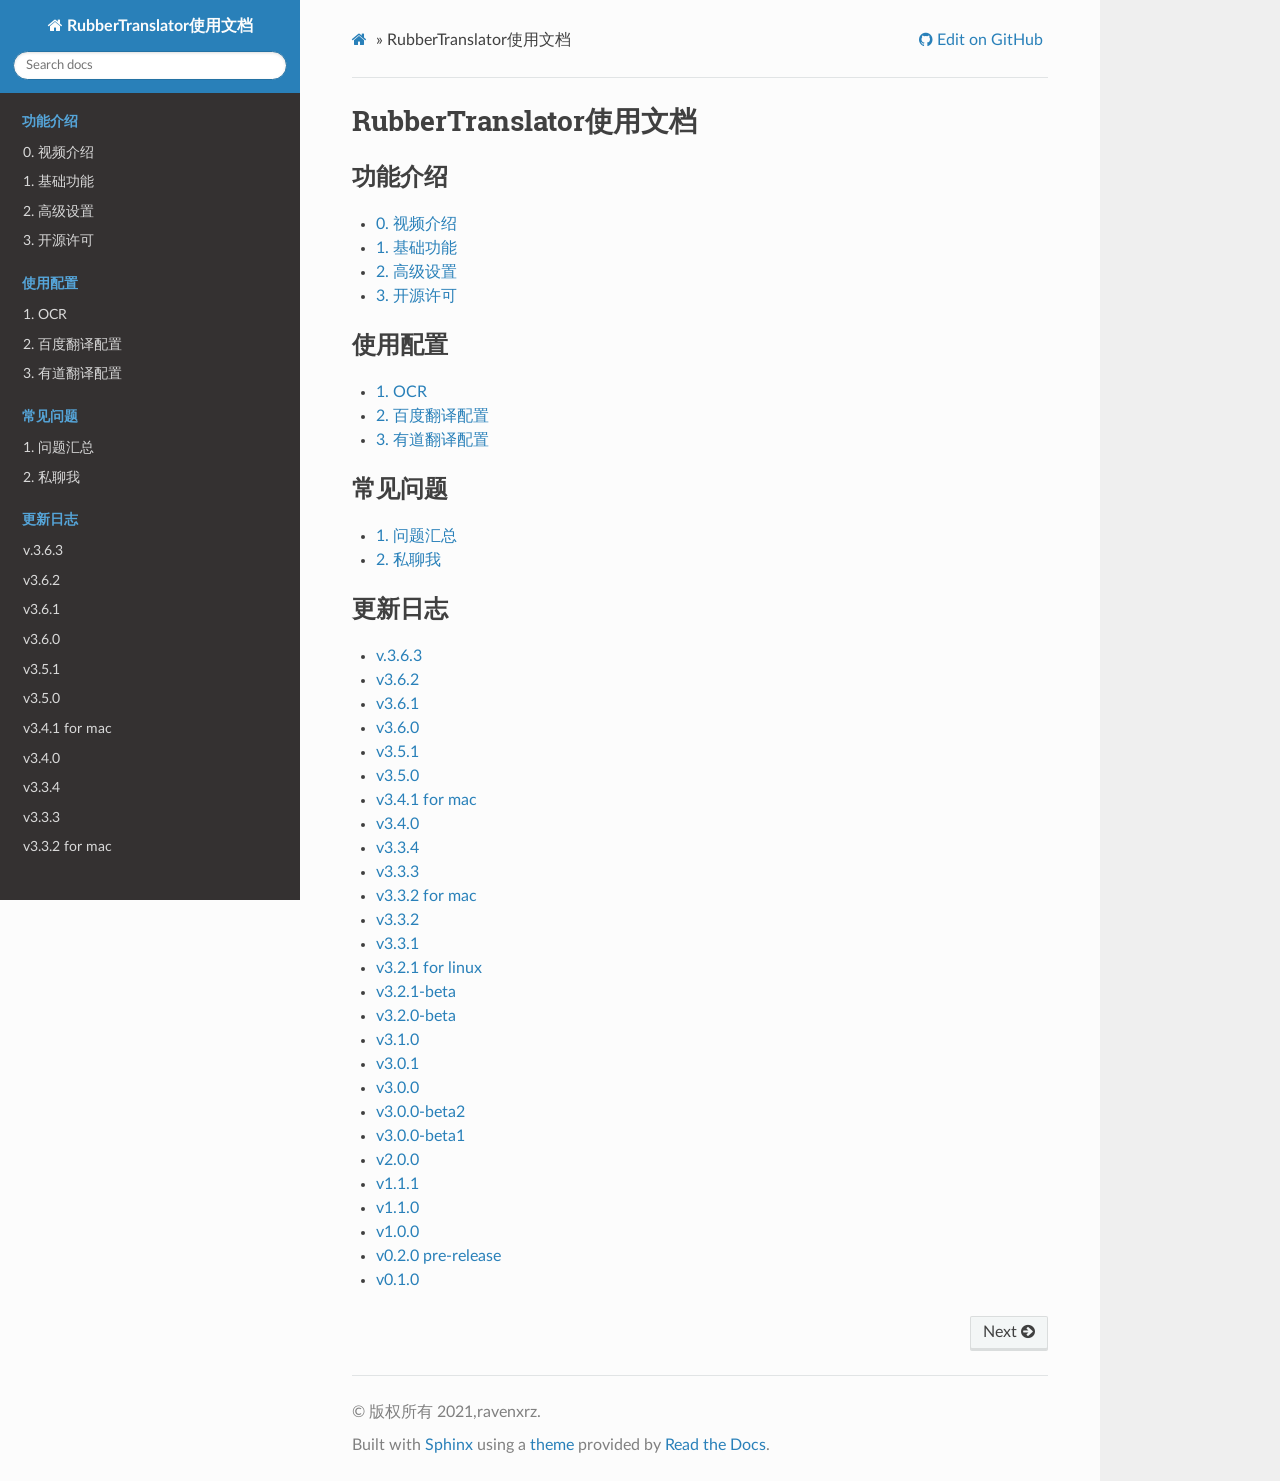
<file: docs/index.html>
<!DOCTYPE html>
<html class="writer-html5" lang="zh-CN" >
<head>
  <meta charset="utf-8" />
  
  <meta name="viewport" content="width=device-width, initial-scale=1.0" />
  
  <title>RubberTranslator使用文档 &mdash; RubberTranslator使用文档  文档</title>
  

  
  <link rel="stylesheet" href="_static/css/theme.css" type="text/css" />
  <link rel="stylesheet" href="_static/pygments.css" type="text/css" />

  
  

  
  

  

  
  <!--[if lt IE 9]>
    <script src="_static/js/html5shiv.min.js"></script>
  <![endif]-->
  
    
      <script type="text/javascript" id="documentation_options" data-url_root="./" src="_static/documentation_options.js"></script>
        <script src="_static/jquery.js"></script>
        <script src="_static/underscore.js"></script>
        <script src="_static/doctools.js"></script>
        <script src="_static/translations.js"></script>
    
    <script type="text/javascript" src="_static/js/theme.js"></script>

    
    <link rel="index" title="索引" href="genindex.html" />
    <link rel="search" title="搜索" href="search.html" />
    <link rel="next" title="0. 视频介绍" href="features/index.html" /> 
</head>

<body class="wy-body-for-nav">

   
  <div class="wy-grid-for-nav">
    
    <nav data-toggle="wy-nav-shift" class="wy-nav-side">
      <div class="wy-side-scroll">
        <div class="wy-side-nav-search" >
          

          
            <a href="#" class="icon icon-home"> RubberTranslator使用文档
          

          
          </a>

          
            
            
          

          
<div role="search">
  <form id="rtd-search-form" class="wy-form" action="search.html" method="get">
    <input type="text" name="q" placeholder="Search docs" />
    <input type="hidden" name="check_keywords" value="yes" />
    <input type="hidden" name="area" value="default" />
  </form>
</div>

          
        </div>

        
        <div class="wy-menu wy-menu-vertical" data-spy="affix" role="navigation" aria-label="main navigation">
          
            
            
              
            
            
              <p class="caption"><span class="caption-text">功能介绍</span></p>
<ul>
<li class="toctree-l1"><a class="reference internal" href="features/index.html">0. 视频介绍</a></li>
<li class="toctree-l1"><a class="reference internal" href="features/index.html#id2">1. 基础功能</a></li>
<li class="toctree-l1"><a class="reference internal" href="features/index.html#id16">2. 高级设置</a></li>
<li class="toctree-l1"><a class="reference internal" href="features/index.html#id22">3. 开源许可</a></li>
</ul>
<p class="caption"><span class="caption-text">使用配置</span></p>
<ul>
<li class="toctree-l1"><a class="reference internal" href="config/index.html">1. OCR</a></li>
<li class="toctree-l1"><a class="reference internal" href="config/index.html#id1">2. 百度翻译配置</a></li>
<li class="toctree-l1"><a class="reference internal" href="config/index.html#id2">3.  有道翻译配置</a></li>
</ul>
<p class="caption"><span class="caption-text">常见问题</span></p>
<ul>
<li class="toctree-l1"><a class="reference internal" href="faq/index.html">1. 问题汇总</a></li>
<li class="toctree-l1"><a class="reference internal" href="faq/index.html#id12">2. 私聊我</a></li>
</ul>
<p class="caption"><span class="caption-text">更新日志</span></p>
<ul>
<li class="toctree-l1"><a class="reference internal" href="changelogs/index.html">v.3.6.3</a></li>
<li class="toctree-l1"><a class="reference internal" href="changelogs/index.html#v3-6-2">v3.6.2</a></li>
<li class="toctree-l1"><a class="reference internal" href="changelogs/index.html#v3-6-1">v3.6.1</a></li>
<li class="toctree-l1"><a class="reference internal" href="changelogs/index.html#v3-6-0">v3.6.0</a></li>
<li class="toctree-l1"><a class="reference internal" href="changelogs/index.html#v3-5-1">v3.5.1</a></li>
<li class="toctree-l1"><a class="reference internal" href="changelogs/index.html#v3-5-0">v3.5.0</a></li>
<li class="toctree-l1"><a class="reference internal" href="changelogs/index.html#v3-4-1-for-mac">v3.4.1 for mac</a></li>
<li class="toctree-l1"><a class="reference internal" href="changelogs/index.html#v3-4-0">v3.4.0</a></li>
<li class="toctree-l1"><a class="reference internal" href="changelogs/index.html#v3-3-4">v3.3.4</a></li>
<li class="toctree-l1"><a class="reference internal" href="changelogs/index.html#v3-3-3">v3.3.3</a></li>
<li class="toctree-l1"><a class="reference internal" href="changelogs/index.html#v3-3-2-for-mac">v3.3.2 for mac</a></li>
<li class="toctree-l1"><a class="reference internal" href="changelogs/index.html#v3-3-2">v3.3.2</a></li>
<li class="toctree-l1"><a class="reference internal" href="changelogs/index.html#v3-3-1">v3.3.1</a></li>
<li class="toctree-l1"><a class="reference internal" href="changelogs/index.html#v3-2-1-for-linux">v3.2.1 for linux</a></li>
<li class="toctree-l1"><a class="reference internal" href="changelogs/index.html#v3-2-1-beta">v3.2.1-beta</a></li>
<li class="toctree-l1"><a class="reference internal" href="changelogs/index.html#v3-2-0-beta">v3.2.0-beta</a></li>
<li class="toctree-l1"><a class="reference internal" href="changelogs/index.html#v3-1-0">v3.1.0</a></li>
<li class="toctree-l1"><a class="reference internal" href="changelogs/index.html#v3-0-1">v3.0.1</a></li>
<li class="toctree-l1"><a class="reference internal" href="changelogs/index.html#v3-0-0">v3.0.0</a></li>
<li class="toctree-l1"><a class="reference internal" href="changelogs/index.html#v3-0-0-beta2">v3.0.0-beta2</a></li>
<li class="toctree-l1"><a class="reference internal" href="changelogs/index.html#v3-0-0-beta1">v3.0.0-beta1</a></li>
<li class="toctree-l1"><a class="reference internal" href="changelogs/index.html#v2-0-0">v2.0.0</a></li>
<li class="toctree-l1"><a class="reference internal" href="changelogs/index.html#v1-1-1">v1.1.1</a></li>
<li class="toctree-l1"><a class="reference internal" href="changelogs/index.html#v1-1-0">v1.1.0</a></li>
<li class="toctree-l1"><a class="reference internal" href="changelogs/index.html#v1-0-0">v1.0.0</a></li>
<li class="toctree-l1"><a class="reference internal" href="changelogs/index.html#v0-2-0-pre-release">v0.2.0 pre-release</a></li>
<li class="toctree-l1"><a class="reference internal" href="changelogs/index.html#v0-1-0">v0.1.0</a></li>
</ul>

            
          
        </div>
        
      </div>
    </nav>

    <section data-toggle="wy-nav-shift" class="wy-nav-content-wrap">

      
      <nav class="wy-nav-top" aria-label="top navigation">
        
          <i data-toggle="wy-nav-top" class="fa fa-bars"></i>
          <a href="#">RubberTranslator使用文档</a>
        
      </nav>


      <div class="wy-nav-content">
        
        <div class="rst-content">
        
          

















<div role="navigation" aria-label="breadcrumbs navigation">

  <ul class="wy-breadcrumbs">
    
      <li><a href="#" class="icon icon-home"></a> &raquo;</li>
        
      <li>RubberTranslator使用文档</li>
    
    
      <li class="wy-breadcrumbs-aside">
        
          
            
              <a href="https://github.com/RubberTranslator/RubberTranslator.github.io/blob/master/docs_src/index.rst" class="fa fa-github"> Edit on GitHub</a>
            
          
        
      </li>
    
  </ul>

  
  <hr/>
</div>
          <div role="main" class="document" itemscope="itemscope" itemtype="http://schema.org/Article">
           <div itemprop="articleBody">
            
  <div class="section" id="rubbertranslator">
<h1>RubberTranslator使用文档<a class="headerlink" href="#rubbertranslator" title="永久链接至标题">¶</a></h1>
<div class="toctree-wrapper compound">
<p class="caption"><span class="caption-text">功能介绍</span></p>
<ul>
<li class="toctree-l1"><a class="reference internal" href="features/index.html">0. 视频介绍</a></li>
<li class="toctree-l1"><a class="reference internal" href="features/index.html#id2">1. 基础功能</a></li>
<li class="toctree-l1"><a class="reference internal" href="features/index.html#id16">2. 高级设置</a></li>
<li class="toctree-l1"><a class="reference internal" href="features/index.html#id22">3. 开源许可</a></li>
</ul>
</div>
<div class="toctree-wrapper compound">
<p class="caption"><span class="caption-text">使用配置</span></p>
<ul>
<li class="toctree-l1"><a class="reference internal" href="config/index.html">1. OCR</a></li>
<li class="toctree-l1"><a class="reference internal" href="config/index.html#id1">2. 百度翻译配置</a></li>
<li class="toctree-l1"><a class="reference internal" href="config/index.html#id2">3.  有道翻译配置</a></li>
</ul>
</div>
<div class="toctree-wrapper compound">
<p class="caption"><span class="caption-text">常见问题</span></p>
<ul>
<li class="toctree-l1"><a class="reference internal" href="faq/index.html">1. 问题汇总</a></li>
<li class="toctree-l1"><a class="reference internal" href="faq/index.html#id12">2. 私聊我</a></li>
</ul>
</div>
<div class="toctree-wrapper compound">
<p class="caption"><span class="caption-text">更新日志</span></p>
<ul>
<li class="toctree-l1"><a class="reference internal" href="changelogs/index.html">v.3.6.3</a></li>
<li class="toctree-l1"><a class="reference internal" href="changelogs/index.html#v3-6-2">v3.6.2</a></li>
<li class="toctree-l1"><a class="reference internal" href="changelogs/index.html#v3-6-1">v3.6.1</a></li>
<li class="toctree-l1"><a class="reference internal" href="changelogs/index.html#v3-6-0">v3.6.0</a></li>
<li class="toctree-l1"><a class="reference internal" href="changelogs/index.html#v3-5-1">v3.5.1</a></li>
<li class="toctree-l1"><a class="reference internal" href="changelogs/index.html#v3-5-0">v3.5.0</a></li>
<li class="toctree-l1"><a class="reference internal" href="changelogs/index.html#v3-4-1-for-mac">v3.4.1 for mac</a></li>
<li class="toctree-l1"><a class="reference internal" href="changelogs/index.html#v3-4-0">v3.4.0</a></li>
<li class="toctree-l1"><a class="reference internal" href="changelogs/index.html#v3-3-4">v3.3.4</a></li>
<li class="toctree-l1"><a class="reference internal" href="changelogs/index.html#v3-3-3">v3.3.3</a></li>
<li class="toctree-l1"><a class="reference internal" href="changelogs/index.html#v3-3-2-for-mac">v3.3.2 for mac</a></li>
<li class="toctree-l1"><a class="reference internal" href="changelogs/index.html#v3-3-2">v3.3.2</a></li>
<li class="toctree-l1"><a class="reference internal" href="changelogs/index.html#v3-3-1">v3.3.1</a></li>
<li class="toctree-l1"><a class="reference internal" href="changelogs/index.html#v3-2-1-for-linux">v3.2.1 for linux</a></li>
<li class="toctree-l1"><a class="reference internal" href="changelogs/index.html#v3-2-1-beta">v3.2.1-beta</a></li>
<li class="toctree-l1"><a class="reference internal" href="changelogs/index.html#v3-2-0-beta">v3.2.0-beta</a></li>
<li class="toctree-l1"><a class="reference internal" href="changelogs/index.html#v3-1-0">v3.1.0</a></li>
<li class="toctree-l1"><a class="reference internal" href="changelogs/index.html#v3-0-1">v3.0.1</a></li>
<li class="toctree-l1"><a class="reference internal" href="changelogs/index.html#v3-0-0">v3.0.0</a></li>
<li class="toctree-l1"><a class="reference internal" href="changelogs/index.html#v3-0-0-beta2">v3.0.0-beta2</a></li>
<li class="toctree-l1"><a class="reference internal" href="changelogs/index.html#v3-0-0-beta1">v3.0.0-beta1</a></li>
<li class="toctree-l1"><a class="reference internal" href="changelogs/index.html#v2-0-0">v2.0.0</a></li>
<li class="toctree-l1"><a class="reference internal" href="changelogs/index.html#v1-1-1">v1.1.1</a></li>
<li class="toctree-l1"><a class="reference internal" href="changelogs/index.html#v1-1-0">v1.1.0</a></li>
<li class="toctree-l1"><a class="reference internal" href="changelogs/index.html#v1-0-0">v1.0.0</a></li>
<li class="toctree-l1"><a class="reference internal" href="changelogs/index.html#v0-2-0-pre-release">v0.2.0 pre-release</a></li>
<li class="toctree-l1"><a class="reference internal" href="changelogs/index.html#v0-1-0">v0.1.0</a></li>
</ul>
</div>
</div>


           </div>
           
          </div>
          <footer>
    <div class="rst-footer-buttons" role="navigation" aria-label="footer navigation">
        <a href="features/index.html" class="btn btn-neutral float-right" title="0. 视频介绍" accesskey="n" rel="next">Next <span class="fa fa-arrow-circle-right" aria-hidden="true"></span></a>
    </div>

  <hr/>

  <div role="contentinfo">
    <p>
        &#169; 版权所有 2021,ravenxrz.

    </p>
  </div>
    
    
    
    Built with <a href="https://www.sphinx-doc.org/">Sphinx</a> using a
    
    <a href="https://github.com/readthedocs/sphinx_rtd_theme">theme</a>
    
    provided by <a href="https://readthedocs.org">Read the Docs</a>. 

</footer>
        </div>
      </div>

    </section>

  </div>
  

  <script type="text/javascript">
      jQuery(function () {
          SphinxRtdTheme.Navigation.enable(true);
      });
  </script>

  
  
    
   

</body>
</html>
</file>
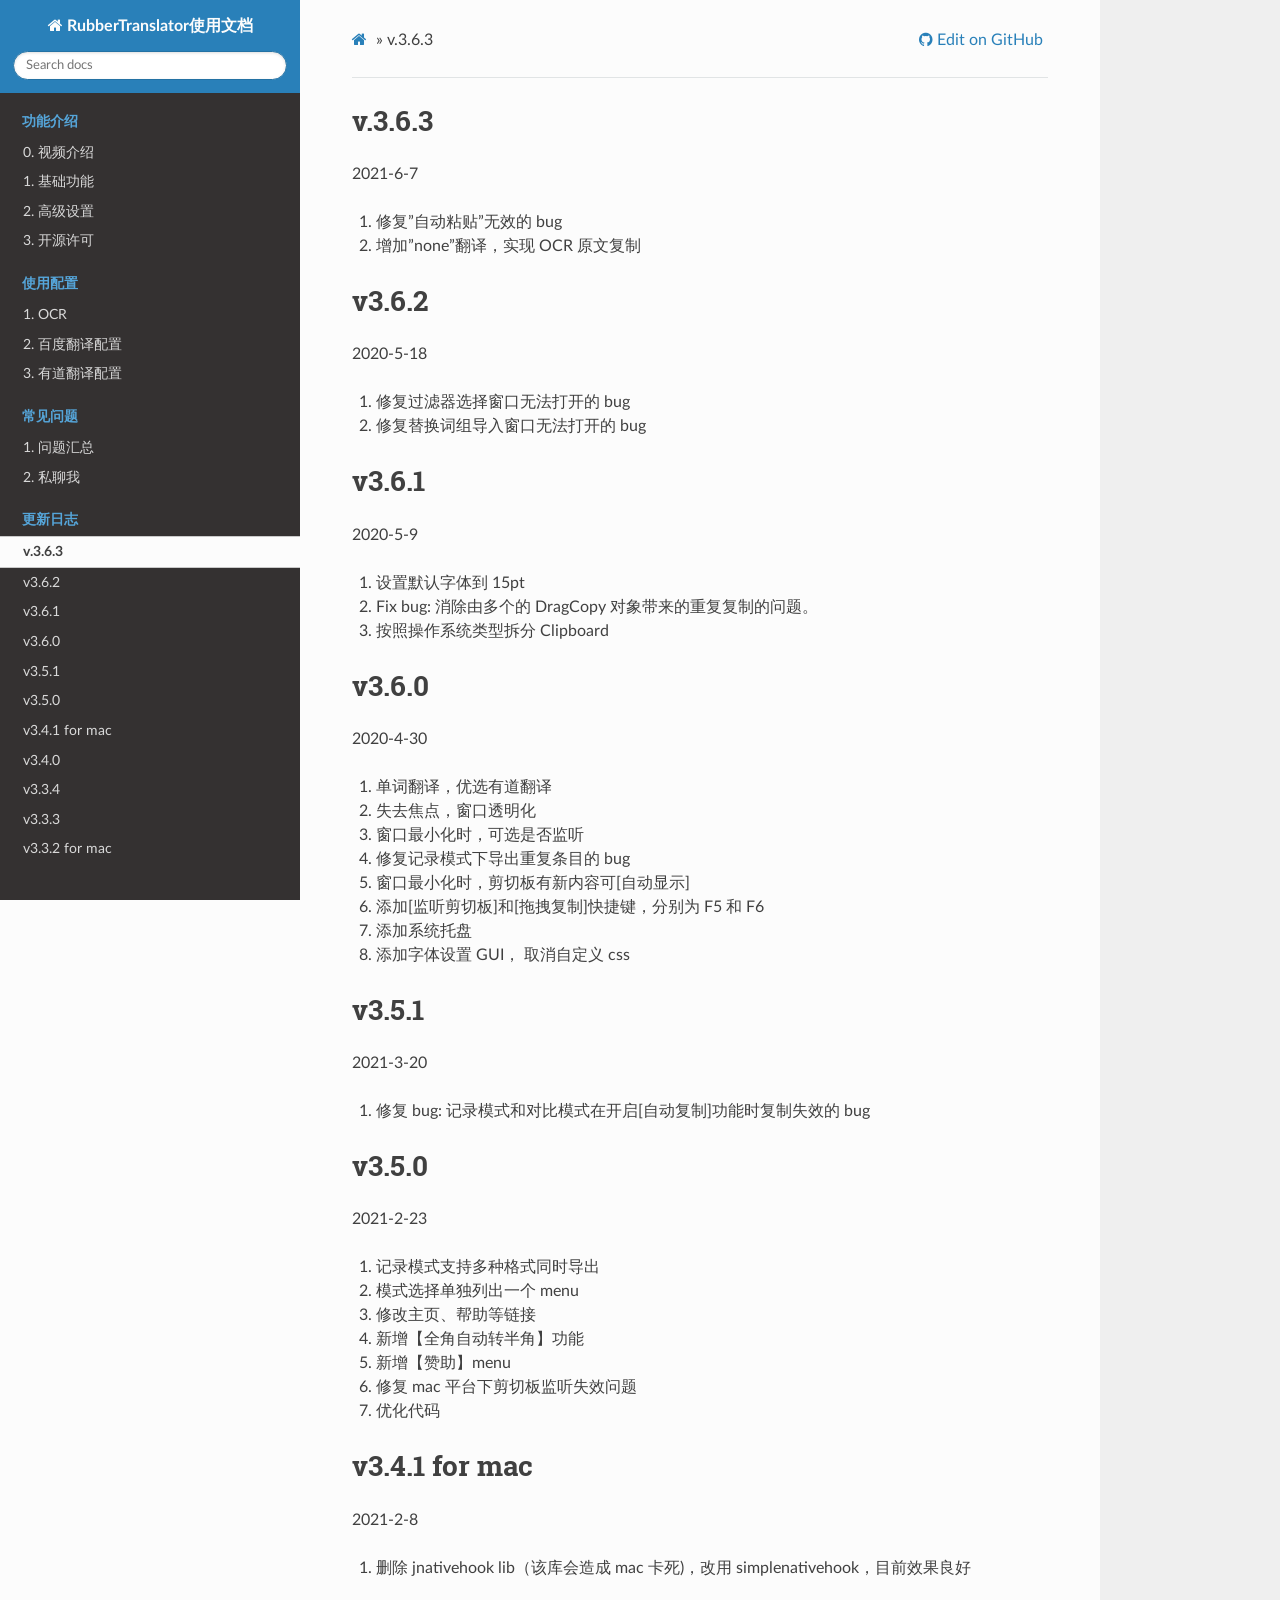
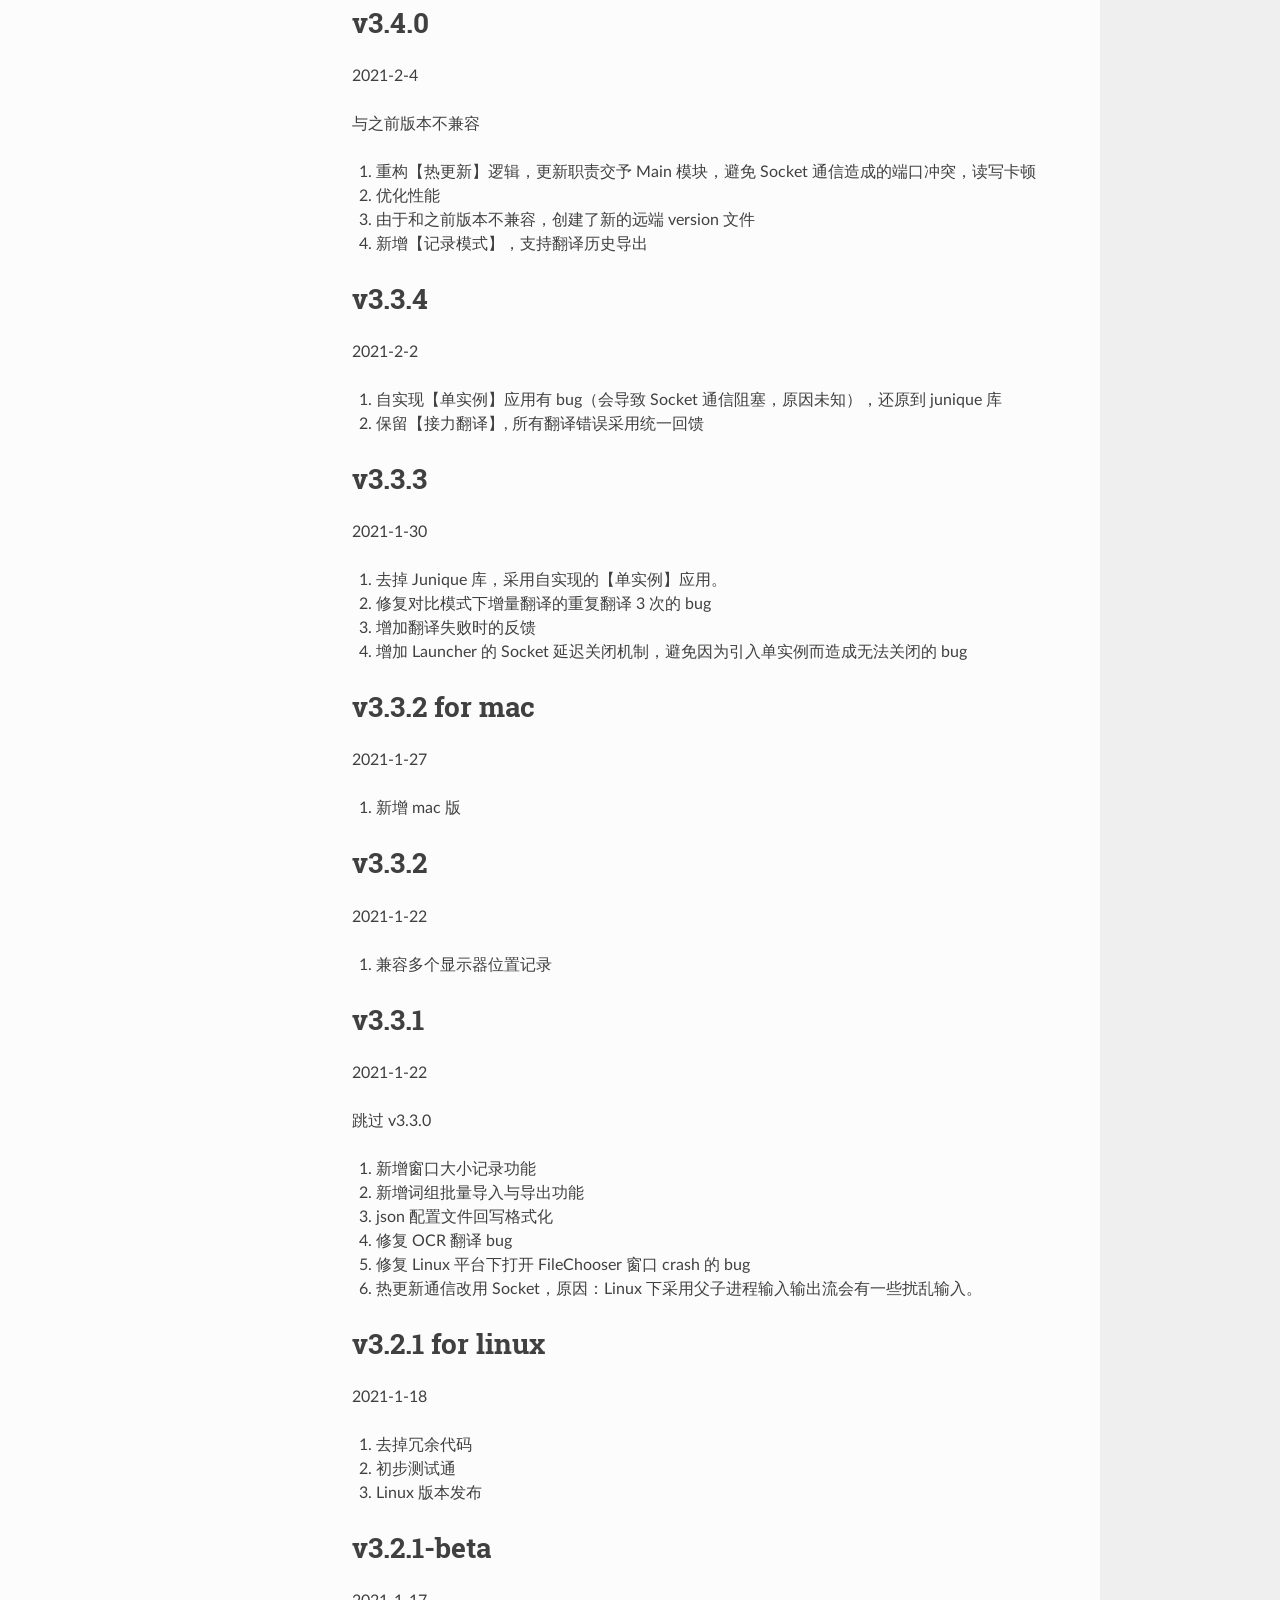
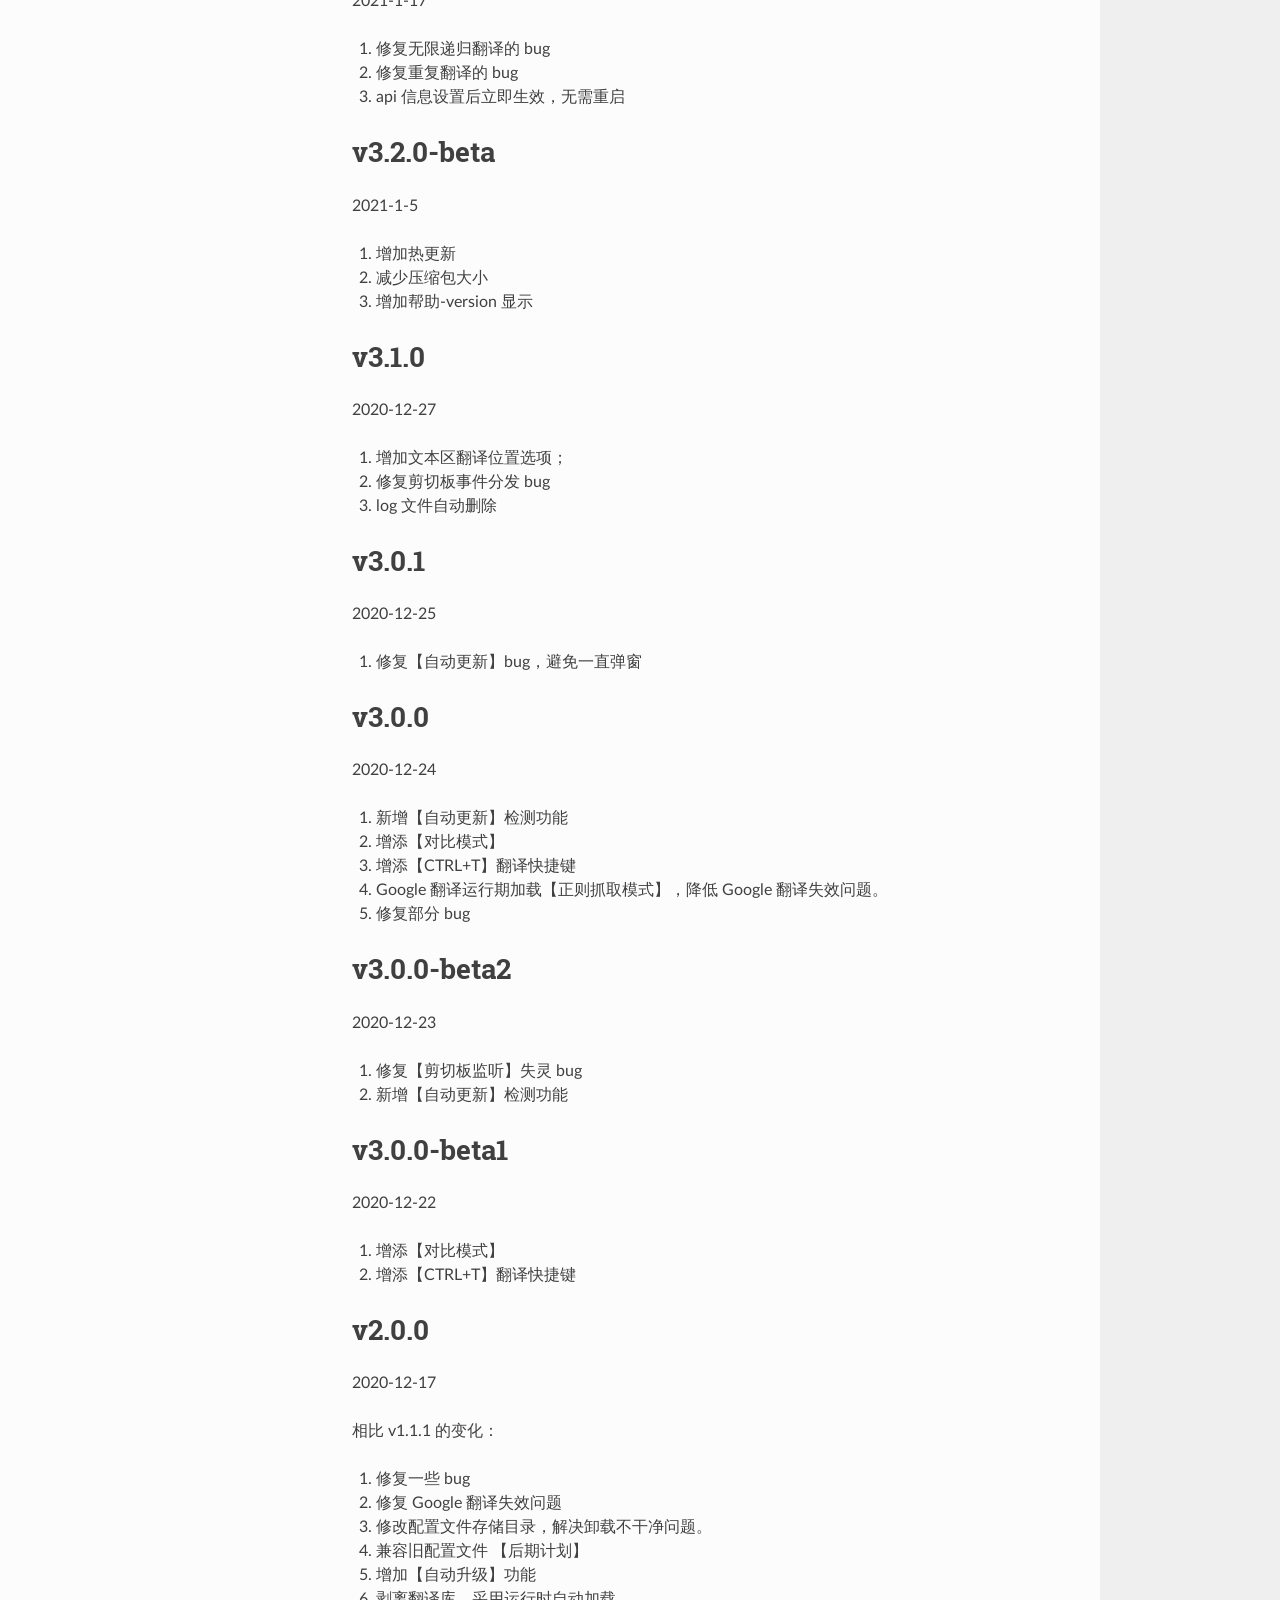
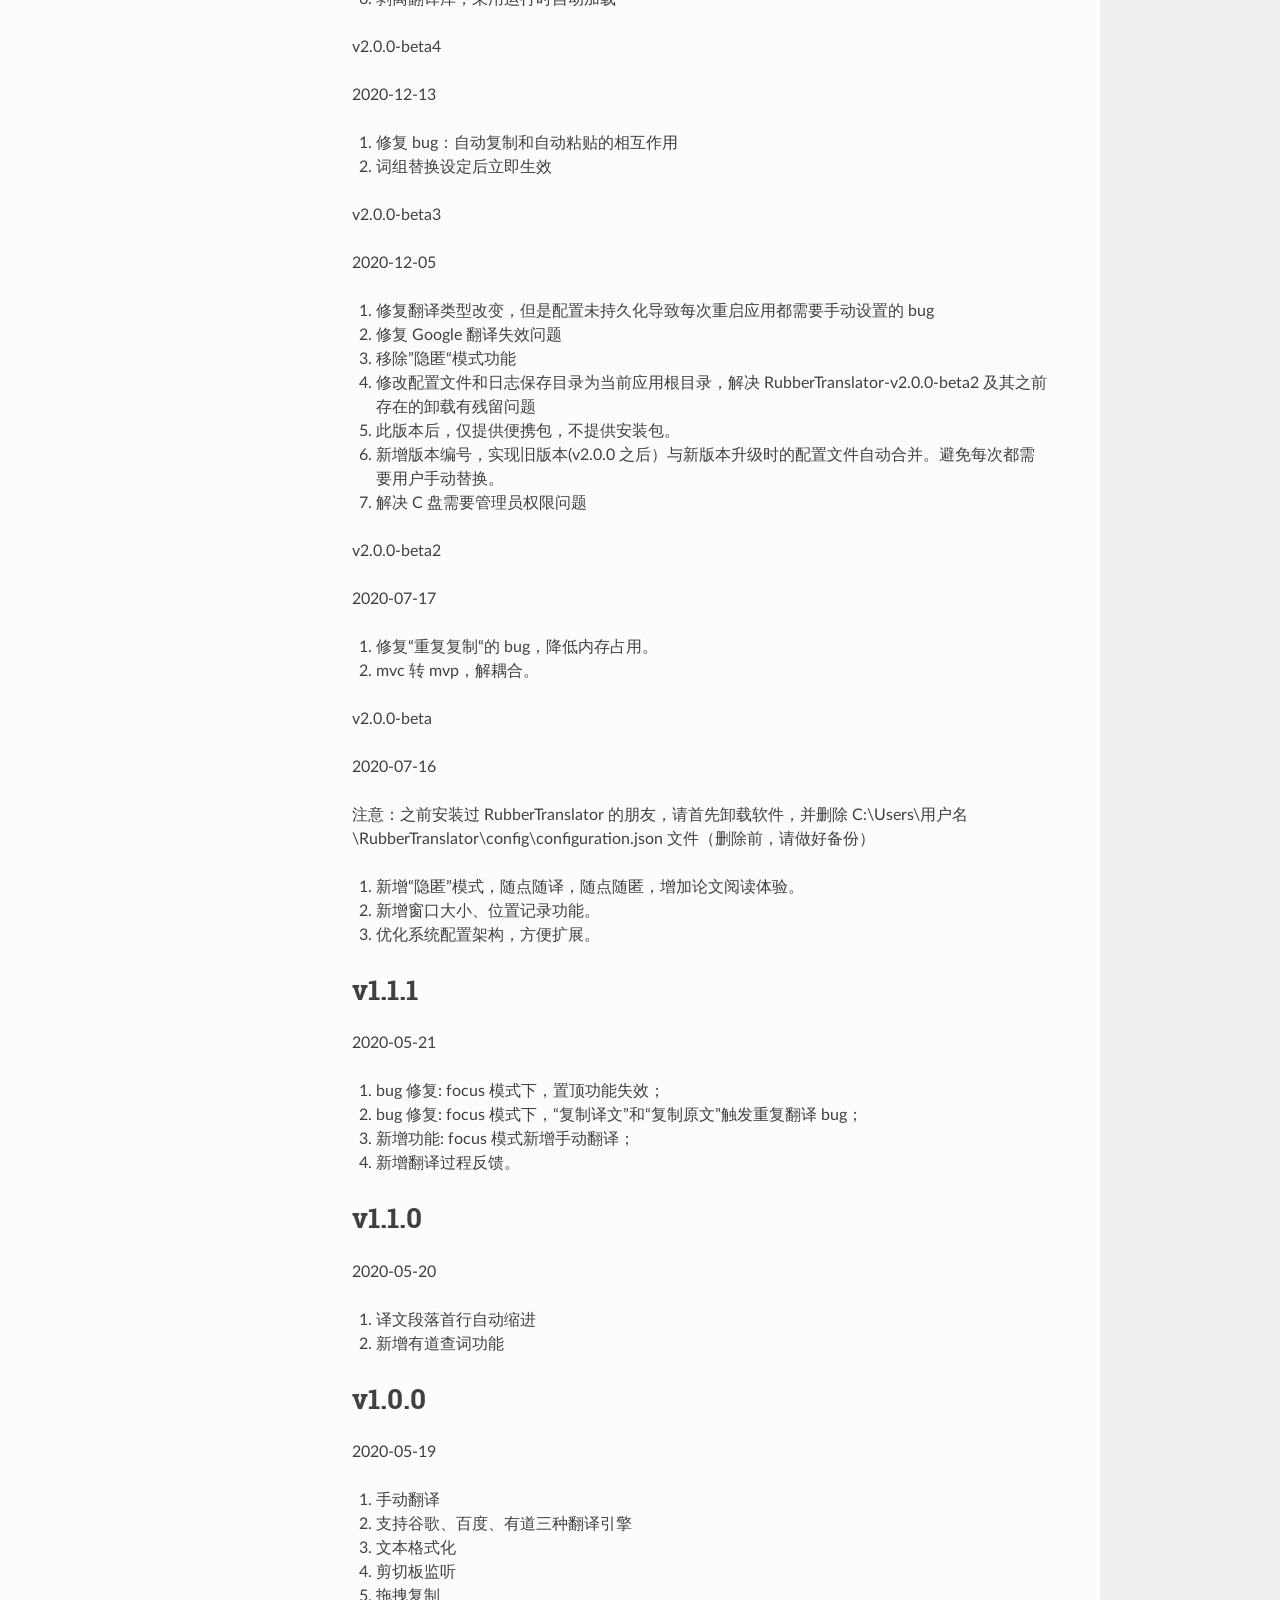
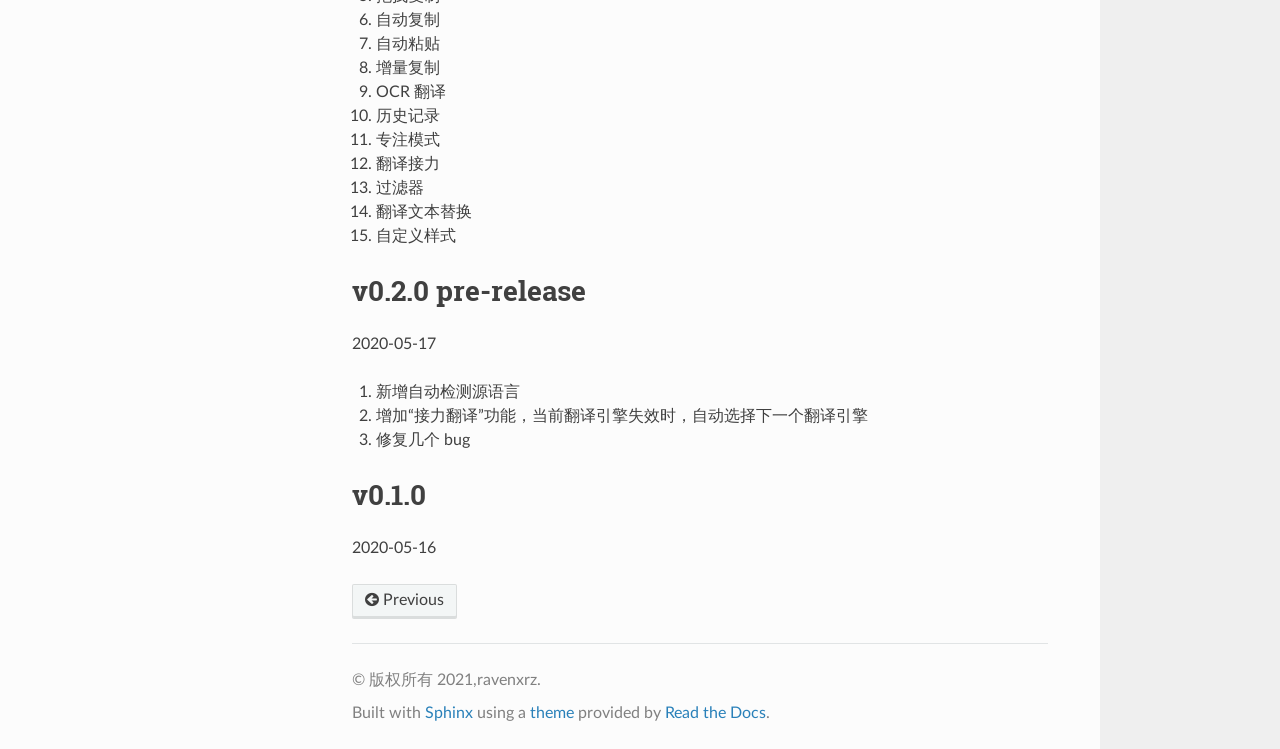
<file: docs/changelogs/index.html>
<!DOCTYPE html>
<html class="writer-html5" lang="zh-CN" >
<head>
  <meta charset="utf-8" />
  
  <meta name="viewport" content="width=device-width, initial-scale=1.0" />
  
  <title>v.3.6.3 &mdash; RubberTranslator使用文档  文档</title>
  

  
  <link rel="stylesheet" href="../_static/css/theme.css" type="text/css" />
  <link rel="stylesheet" href="../_static/pygments.css" type="text/css" />

  
  

  
  

  

  
  <!--[if lt IE 9]>
    <script src="../_static/js/html5shiv.min.js"></script>
  <![endif]-->
  
    
      <script type="text/javascript" id="documentation_options" data-url_root="../" src="../_static/documentation_options.js"></script>
        <script src="../_static/jquery.js"></script>
        <script src="../_static/underscore.js"></script>
        <script src="../_static/doctools.js"></script>
        <script src="../_static/translations.js"></script>
    
    <script type="text/javascript" src="../_static/js/theme.js"></script>

    
    <link rel="index" title="索引" href="../genindex.html" />
    <link rel="search" title="搜索" href="../search.html" />
    <link rel="prev" title="1. 问题汇总" href="../faq/index.html" /> 
</head>

<body class="wy-body-for-nav">

   
  <div class="wy-grid-for-nav">
    
    <nav data-toggle="wy-nav-shift" class="wy-nav-side">
      <div class="wy-side-scroll">
        <div class="wy-side-nav-search" >
          

          
            <a href="../index.html" class="icon icon-home"> RubberTranslator使用文档
          

          
          </a>

          
            
            
          

          
<div role="search">
  <form id="rtd-search-form" class="wy-form" action="../search.html" method="get">
    <input type="text" name="q" placeholder="Search docs" />
    <input type="hidden" name="check_keywords" value="yes" />
    <input type="hidden" name="area" value="default" />
  </form>
</div>

          
        </div>

        
        <div class="wy-menu wy-menu-vertical" data-spy="affix" role="navigation" aria-label="main navigation">
          
            
            
              
            
            
              <p class="caption"><span class="caption-text">功能介绍</span></p>
<ul>
<li class="toctree-l1"><a class="reference internal" href="../features/index.html">0. 视频介绍</a></li>
<li class="toctree-l1"><a class="reference internal" href="../features/index.html#id2">1. 基础功能</a></li>
<li class="toctree-l1"><a class="reference internal" href="../features/index.html#id16">2. 高级设置</a></li>
<li class="toctree-l1"><a class="reference internal" href="../features/index.html#id22">3. 开源许可</a></li>
</ul>
<p class="caption"><span class="caption-text">使用配置</span></p>
<ul>
<li class="toctree-l1"><a class="reference internal" href="../config/index.html">1. OCR</a></li>
<li class="toctree-l1"><a class="reference internal" href="../config/index.html#id1">2. 百度翻译配置</a></li>
<li class="toctree-l1"><a class="reference internal" href="../config/index.html#id2">3.  有道翻译配置</a></li>
</ul>
<p class="caption"><span class="caption-text">常见问题</span></p>
<ul>
<li class="toctree-l1"><a class="reference internal" href="../faq/index.html">1. 问题汇总</a></li>
<li class="toctree-l1"><a class="reference internal" href="../faq/index.html#id12">2. 私聊我</a></li>
</ul>
<p class="caption"><span class="caption-text">更新日志</span></p>
<ul class="current">
<li class="toctree-l1 current"><a class="current reference internal" href="#">v.3.6.3</a></li>
<li class="toctree-l1"><a class="reference internal" href="#v3-6-2">v3.6.2</a></li>
<li class="toctree-l1"><a class="reference internal" href="#v3-6-1">v3.6.1</a></li>
<li class="toctree-l1"><a class="reference internal" href="#v3-6-0">v3.6.0</a></li>
<li class="toctree-l1"><a class="reference internal" href="#v3-5-1">v3.5.1</a></li>
<li class="toctree-l1"><a class="reference internal" href="#v3-5-0">v3.5.0</a></li>
<li class="toctree-l1"><a class="reference internal" href="#v3-4-1-for-mac">v3.4.1 for mac</a></li>
<li class="toctree-l1"><a class="reference internal" href="#v3-4-0">v3.4.0</a></li>
<li class="toctree-l1"><a class="reference internal" href="#v3-3-4">v3.3.4</a></li>
<li class="toctree-l1"><a class="reference internal" href="#v3-3-3">v3.3.3</a></li>
<li class="toctree-l1"><a class="reference internal" href="#v3-3-2-for-mac">v3.3.2 for mac</a></li>
<li class="toctree-l1"><a class="reference internal" href="#v3-3-2">v3.3.2</a></li>
<li class="toctree-l1"><a class="reference internal" href="#v3-3-1">v3.3.1</a></li>
<li class="toctree-l1"><a class="reference internal" href="#v3-2-1-for-linux">v3.2.1 for linux</a></li>
<li class="toctree-l1"><a class="reference internal" href="#v3-2-1-beta">v3.2.1-beta</a></li>
<li class="toctree-l1"><a class="reference internal" href="#v3-2-0-beta">v3.2.0-beta</a></li>
<li class="toctree-l1"><a class="reference internal" href="#v3-1-0">v3.1.0</a></li>
<li class="toctree-l1"><a class="reference internal" href="#v3-0-1">v3.0.1</a></li>
<li class="toctree-l1"><a class="reference internal" href="#v3-0-0">v3.0.0</a></li>
<li class="toctree-l1"><a class="reference internal" href="#v3-0-0-beta2">v3.0.0-beta2</a></li>
<li class="toctree-l1"><a class="reference internal" href="#v3-0-0-beta1">v3.0.0-beta1</a></li>
<li class="toctree-l1"><a class="reference internal" href="#v2-0-0">v2.0.0</a></li>
<li class="toctree-l1"><a class="reference internal" href="#v1-1-1">v1.1.1</a></li>
<li class="toctree-l1"><a class="reference internal" href="#v1-1-0">v1.1.0</a></li>
<li class="toctree-l1"><a class="reference internal" href="#v1-0-0">v1.0.0</a></li>
<li class="toctree-l1"><a class="reference internal" href="#v0-2-0-pre-release">v0.2.0 pre-release</a></li>
<li class="toctree-l1"><a class="reference internal" href="#v0-1-0">v0.1.0</a></li>
</ul>

            
          
        </div>
        
      </div>
    </nav>

    <section data-toggle="wy-nav-shift" class="wy-nav-content-wrap">

      
      <nav class="wy-nav-top" aria-label="top navigation">
        
          <i data-toggle="wy-nav-top" class="fa fa-bars"></i>
          <a href="../index.html">RubberTranslator使用文档</a>
        
      </nav>


      <div class="wy-nav-content">
        
        <div class="rst-content">
        
          

















<div role="navigation" aria-label="breadcrumbs navigation">

  <ul class="wy-breadcrumbs">
    
      <li><a href="../index.html" class="icon icon-home"></a> &raquo;</li>
        
      <li>v.3.6.3</li>
    
    
      <li class="wy-breadcrumbs-aside">
        
          
            
              <a href="https://github.com/RubberTranslator/RubberTranslator.github.io/blob/master/docs_src/changelogs/index.md" class="fa fa-github"> Edit on GitHub</a>
            
          
        
      </li>
    
  </ul>

  
  <hr/>
</div>
          <div role="main" class="document" itemscope="itemscope" itemtype="http://schema.org/Article">
           <div itemprop="articleBody">
            
  <div class="section" id="v-3-6-3">
<h1>v.3.6.3<a class="headerlink" href="#v-3-6-3" title="永久链接至标题">¶</a></h1>
<p>2021-6-7</p>
<ol class="simple">
<li><p>修复”自动粘贴”无效的 bug</p></li>
<li><p>增加”none”翻译，实现 OCR 原文复制</p></li>
</ol>
</div>
<div class="section" id="v3-6-2">
<h1>v3.6.2<a class="headerlink" href="#v3-6-2" title="永久链接至标题">¶</a></h1>
<p>2020-5-18</p>
<ol class="simple">
<li><p>修复过滤器选择窗口无法打开的 bug</p></li>
<li><p>修复替换词组导入窗口无法打开的 bug</p></li>
</ol>
</div>
<div class="section" id="v3-6-1">
<h1>v3.6.1<a class="headerlink" href="#v3-6-1" title="永久链接至标题">¶</a></h1>
<p>2020-5-9</p>
<ol class="simple">
<li><p>设置默认字体到 15pt</p></li>
<li><p>Fix bug: 消除由多个的 DragCopy 对象带来的重复复制的问题。</p></li>
<li><p>按照操作系统类型拆分 Clipboard</p></li>
</ol>
</div>
<div class="section" id="v3-6-0">
<h1>v3.6.0<a class="headerlink" href="#v3-6-0" title="永久链接至标题">¶</a></h1>
<p>2020-4-30</p>
<ol class="simple">
<li><p>单词翻译，优选有道翻译</p></li>
<li><p>失去焦点，窗口透明化</p></li>
<li><p>窗口最小化时，可选是否监听</p></li>
<li><p>修复记录模式下导出重复条目的 bug</p></li>
<li><p>窗口最小化时，剪切板有新内容可[自动显示]</p></li>
<li><p>添加[监听剪切板]和[拖拽复制]快捷键，分别为 F5 和 F6</p></li>
<li><p>添加系统托盘</p></li>
<li><p>添加字体设置 GUI， 取消自定义 css</p></li>
</ol>
</div>
<div class="section" id="v3-5-1">
<h1>v3.5.1<a class="headerlink" href="#v3-5-1" title="永久链接至标题">¶</a></h1>
<p>2021-3-20</p>
<ol class="simple">
<li><p>修复 bug: 记录模式和对比模式在开启[自动复制]功能时复制失效的 bug</p></li>
</ol>
</div>
<div class="section" id="v3-5-0">
<h1>v3.5.0<a class="headerlink" href="#v3-5-0" title="永久链接至标题">¶</a></h1>
<p>2021-2-23</p>
<ol class="simple">
<li><p>记录模式支持多种格式同时导出</p></li>
<li><p>模式选择单独列出一个 menu</p></li>
<li><p>修改主页、帮助等链接</p></li>
<li><p>新增【全角自动转半角】功能</p></li>
<li><p>新增【赞助】menu</p></li>
<li><p>修复 mac 平台下剪切板监听失效问题</p></li>
<li><p>优化代码</p></li>
</ol>
</div>
<div class="section" id="v3-4-1-for-mac">
<h1>v3.4.1 for mac<a class="headerlink" href="#v3-4-1-for-mac" title="永久链接至标题">¶</a></h1>
<p>2021-2-8</p>
<ol class="simple">
<li><p>删除 jnativehook lib（该库会造成 mac 卡死)，改用 simplenativehook，目前效果良好</p></li>
</ol>
</div>
<div class="section" id="v3-4-0">
<h1>v3.4.0<a class="headerlink" href="#v3-4-0" title="永久链接至标题">¶</a></h1>
<p>2021-2-4</p>
<p>与之前版本不兼容</p>
<ol class="simple">
<li><p>重构【热更新】逻辑，更新职责交予 Main 模块，避免 Socket 通信造成的端口冲突，读写卡顿</p></li>
<li><p>优化性能</p></li>
<li><p>由于和之前版本不兼容，创建了新的远端 version 文件</p></li>
<li><p>新增【记录模式】，支持翻译历史导出</p></li>
</ol>
</div>
<div class="section" id="v3-3-4">
<h1>v3.3.4<a class="headerlink" href="#v3-3-4" title="永久链接至标题">¶</a></h1>
<p>2021-2-2</p>
<ol class="simple">
<li><p>自实现【单实例】应用有 bug（会导致 Socket 通信阻塞，原因未知），还原到 junique 库</p></li>
<li><p>保留【接力翻译】, 所有翻译错误采用统一回馈</p></li>
</ol>
</div>
<div class="section" id="v3-3-3">
<h1>v3.3.3<a class="headerlink" href="#v3-3-3" title="永久链接至标题">¶</a></h1>
<p>2021-1-30</p>
<ol class="simple">
<li><p>去掉 Junique 库，采用自实现的【单实例】应用。</p></li>
<li><p>修复对比模式下增量翻译的重复翻译 3 次的 bug</p></li>
<li><p>增加翻译失败时的反馈</p></li>
<li><p>增加 Launcher 的 Socket 延迟关闭机制，避免因为引入单实例而造成无法关闭的 bug</p></li>
</ol>
</div>
<div class="section" id="v3-3-2-for-mac">
<h1>v3.3.2 for mac<a class="headerlink" href="#v3-3-2-for-mac" title="永久链接至标题">¶</a></h1>
<p>2021-1-27</p>
<ol class="simple">
<li><p>新增 mac 版</p></li>
</ol>
</div>
<div class="section" id="v3-3-2">
<h1>v3.3.2<a class="headerlink" href="#v3-3-2" title="永久链接至标题">¶</a></h1>
<p>2021-1-22</p>
<ol class="simple">
<li><p>兼容多个显示器位置记录</p></li>
</ol>
</div>
<div class="section" id="v3-3-1">
<h1>v3.3.1<a class="headerlink" href="#v3-3-1" title="永久链接至标题">¶</a></h1>
<p>2021-1-22</p>
<p>跳过 v3.3.0</p>
<ol class="simple">
<li><p>新增窗口大小记录功能</p></li>
<li><p>新增词组批量导入与导出功能</p></li>
<li><p>json 配置文件回写格式化</p></li>
<li><p>修复 OCR 翻译 bug</p></li>
<li><p>修复 Linux 平台下打开 FileChooser 窗口 crash 的 bug</p></li>
<li><p>热更新通信改用 Socket，原因：Linux 下采用父子进程输入输出流会有一些扰乱输入。</p></li>
</ol>
</div>
<div class="section" id="v3-2-1-for-linux">
<h1>v3.2.1 for linux<a class="headerlink" href="#v3-2-1-for-linux" title="永久链接至标题">¶</a></h1>
<p>2021-1-18</p>
<ol class="simple">
<li><p>去掉冗余代码</p></li>
<li><p>初步测试通</p></li>
<li><p>Linux 版本发布</p></li>
</ol>
</div>
<div class="section" id="v3-2-1-beta">
<h1>v3.2.1-beta<a class="headerlink" href="#v3-2-1-beta" title="永久链接至标题">¶</a></h1>
<p>2021-1-17</p>
<ol class="simple">
<li><p>修复无限递归翻译的 bug</p></li>
<li><p>修复重复翻译的 bug</p></li>
<li><p>api 信息设置后立即生效，无需重启</p></li>
</ol>
</div>
<div class="section" id="v3-2-0-beta">
<h1>v3.2.0-beta<a class="headerlink" href="#v3-2-0-beta" title="永久链接至标题">¶</a></h1>
<p>2021-1-5</p>
<ol class="simple">
<li><p>增加热更新</p></li>
<li><p>减少压缩包大小</p></li>
<li><p>增加帮助-version 显示</p></li>
</ol>
</div>
<div class="section" id="v3-1-0">
<h1>v3.1.0<a class="headerlink" href="#v3-1-0" title="永久链接至标题">¶</a></h1>
<p>2020-12-27</p>
<ol class="simple">
<li><p>增加文本区翻译位置选项；</p></li>
<li><p>修复剪切板事件分发 bug</p></li>
<li><p>log 文件自动删除</p></li>
</ol>
</div>
<div class="section" id="v3-0-1">
<h1>v3.0.1<a class="headerlink" href="#v3-0-1" title="永久链接至标题">¶</a></h1>
<p>2020-12-25</p>
<ol class="simple">
<li><p>修复【自动更新】bug，避免一直弹窗</p></li>
</ol>
</div>
<div class="section" id="v3-0-0">
<h1>v3.0.0<a class="headerlink" href="#v3-0-0" title="永久链接至标题">¶</a></h1>
<p>2020-12-24</p>
<ol class="simple">
<li><p>新增【自动更新】检测功能</p></li>
<li><p>增添【对比模式】</p></li>
<li><p>增添【CTRL+T】翻译快捷键</p></li>
<li><p>Google 翻译运行期加载【正则抓取模式】，降低 Google 翻译失效问题。</p></li>
<li><p>修复部分 bug</p></li>
</ol>
</div>
<div class="section" id="v3-0-0-beta2">
<h1>v3.0.0-beta2<a class="headerlink" href="#v3-0-0-beta2" title="永久链接至标题">¶</a></h1>
<p>2020-12-23</p>
<ol class="simple">
<li><p>修复【剪切板监听】失灵 bug</p></li>
<li><p>新增【自动更新】检测功能</p></li>
</ol>
</div>
<div class="section" id="v3-0-0-beta1">
<h1>v3.0.0-beta1<a class="headerlink" href="#v3-0-0-beta1" title="永久链接至标题">¶</a></h1>
<p>2020-12-22</p>
<ol class="simple">
<li><p>增添【对比模式】</p></li>
<li><p>增添【CTRL+T】翻译快捷键</p></li>
</ol>
</div>
<div class="section" id="v2-0-0">
<h1>v2.0.0<a class="headerlink" href="#v2-0-0" title="永久链接至标题">¶</a></h1>
<p>2020-12-17</p>
<p>相比 v1.1.1 的变化：</p>
<ol class="simple">
<li><p>修复一些 bug</p></li>
<li><p>修复 Google 翻译失效问题</p></li>
<li><p>修改配置文件存储目录，解决卸载不干净问题。</p></li>
<li><p>兼容旧配置文件
【后期计划】</p></li>
<li><p>增加【自动升级】功能</p></li>
<li><p>剥离翻译库，采用运行时自动加载</p></li>
</ol>
<p>v2.0.0-beta4</p>
<p>2020-12-13</p>
<ol class="simple">
<li><p>修复 bug：自动复制和自动粘贴的相互作用</p></li>
<li><p>词组替换设定后立即生效</p></li>
</ol>
<p>v2.0.0-beta3</p>
<p>2020-12-05</p>
<ol class="simple">
<li><p>修复翻译类型改变，但是配置未持久化导致每次重启应用都需要手动设置的 bug</p></li>
<li><p>修复 Google 翻译失效问题</p></li>
<li><p>移除”隐匿“模式功能</p></li>
<li><p>修改配置文件和日志保存目录为当前应用根目录，解决 RubberTranslator-v2.0.0-beta2 及其之前存在的卸载有残留问题</p></li>
<li><p>此版本后，仅提供便携包，不提供安装包。</p></li>
<li><p>新增版本编号，实现旧版本(v2.0.0 之后）与新版本升级时的配置文件自动合并。避免每次都需要用户手动替换。</p></li>
<li><p>解决 C 盘需要管理员权限问题</p></li>
</ol>
<p>v2.0.0-beta2</p>
<p>2020-07-17</p>
<ol class="simple">
<li><p>修复“重复复制“的 bug，降低内存占用。</p></li>
<li><p>mvc 转 mvp，解耦合。</p></li>
</ol>
<p>v2.0.0-beta</p>
<p>2020-07-16</p>
<p>注意：之前安装过 RubberTranslator 的朋友，请首先卸载软件，并删除 C:\Users\用户名\RubberTranslator\config\configuration.json 文件（删除前，请做好备份）</p>
<ol class="simple">
<li><p>新增“隐匿”模式，随点随译，随点随匿，增加论文阅读体验。</p></li>
<li><p>新增窗口大小、位置记录功能。</p></li>
<li><p>优化系统配置架构，方便扩展。</p></li>
</ol>
</div>
<div class="section" id="v1-1-1">
<h1>v1.1.1<a class="headerlink" href="#v1-1-1" title="永久链接至标题">¶</a></h1>
<p>2020-05-21</p>
<ol class="simple">
<li><p>bug 修复: focus 模式下，置顶功能失效；</p></li>
<li><p>bug 修复: focus 模式下，“复制译文”和“复制原文”触发重复翻译 bug；</p></li>
<li><p>新增功能: focus 模式新增手动翻译；</p></li>
<li><p>新增翻译过程反馈。</p></li>
</ol>
</div>
<div class="section" id="v1-1-0">
<h1>v1.1.0<a class="headerlink" href="#v1-1-0" title="永久链接至标题">¶</a></h1>
<p>2020-05-20</p>
<ol class="simple">
<li><p>译文段落首行自动缩进</p></li>
<li><p>新增有道查词功能</p></li>
</ol>
</div>
<div class="section" id="v1-0-0">
<h1>v1.0.0<a class="headerlink" href="#v1-0-0" title="永久链接至标题">¶</a></h1>
<p>2020-05-19</p>
<ol class="simple">
<li><p>手动翻译</p></li>
<li><p>支持谷歌、百度、有道三种翻译引擎</p></li>
<li><p>文本格式化</p></li>
<li><p>剪切板监听</p></li>
<li><p>拖拽复制</p></li>
<li><p>自动复制</p></li>
<li><p>自动粘贴</p></li>
<li><p>增量复制</p></li>
<li><p>OCR 翻译</p></li>
<li><p>历史记录</p></li>
<li><p>专注模式</p></li>
<li><p>翻译接力</p></li>
<li><p>过滤器</p></li>
<li><p>翻译文本替换</p></li>
<li><p>自定义样式</p></li>
</ol>
</div>
<div class="section" id="v0-2-0-pre-release">
<h1>v0.2.0 pre-release<a class="headerlink" href="#v0-2-0-pre-release" title="永久链接至标题">¶</a></h1>
<p>2020-05-17</p>
<ol class="simple">
<li><p>新增自动检测源语言</p></li>
<li><p>增加“接力翻译”功能，当前翻译引擎失效时，自动选择下一个翻译引擎</p></li>
<li><p>修复几个 bug</p></li>
</ol>
</div>
<div class="section" id="v0-1-0">
<h1>v0.1.0<a class="headerlink" href="#v0-1-0" title="永久链接至标题">¶</a></h1>
<p>2020-05-16</p>
</div>


           </div>
           
          </div>
          <footer>
    <div class="rst-footer-buttons" role="navigation" aria-label="footer navigation">
        <a href="../faq/index.html" class="btn btn-neutral float-left" title="1. 问题汇总" accesskey="p" rel="prev"><span class="fa fa-arrow-circle-left" aria-hidden="true"></span> Previous</a>
    </div>

  <hr/>

  <div role="contentinfo">
    <p>
        &#169; 版权所有 2021,ravenxrz.

    </p>
  </div>
    
    
    
    Built with <a href="https://www.sphinx-doc.org/">Sphinx</a> using a
    
    <a href="https://github.com/readthedocs/sphinx_rtd_theme">theme</a>
    
    provided by <a href="https://readthedocs.org">Read the Docs</a>. 

</footer>
        </div>
      </div>

    </section>

  </div>
  

  <script type="text/javascript">
      jQuery(function () {
          SphinxRtdTheme.Navigation.enable(true);
      });
  </script>

  
  
    
   

</body>
</html>
</file>
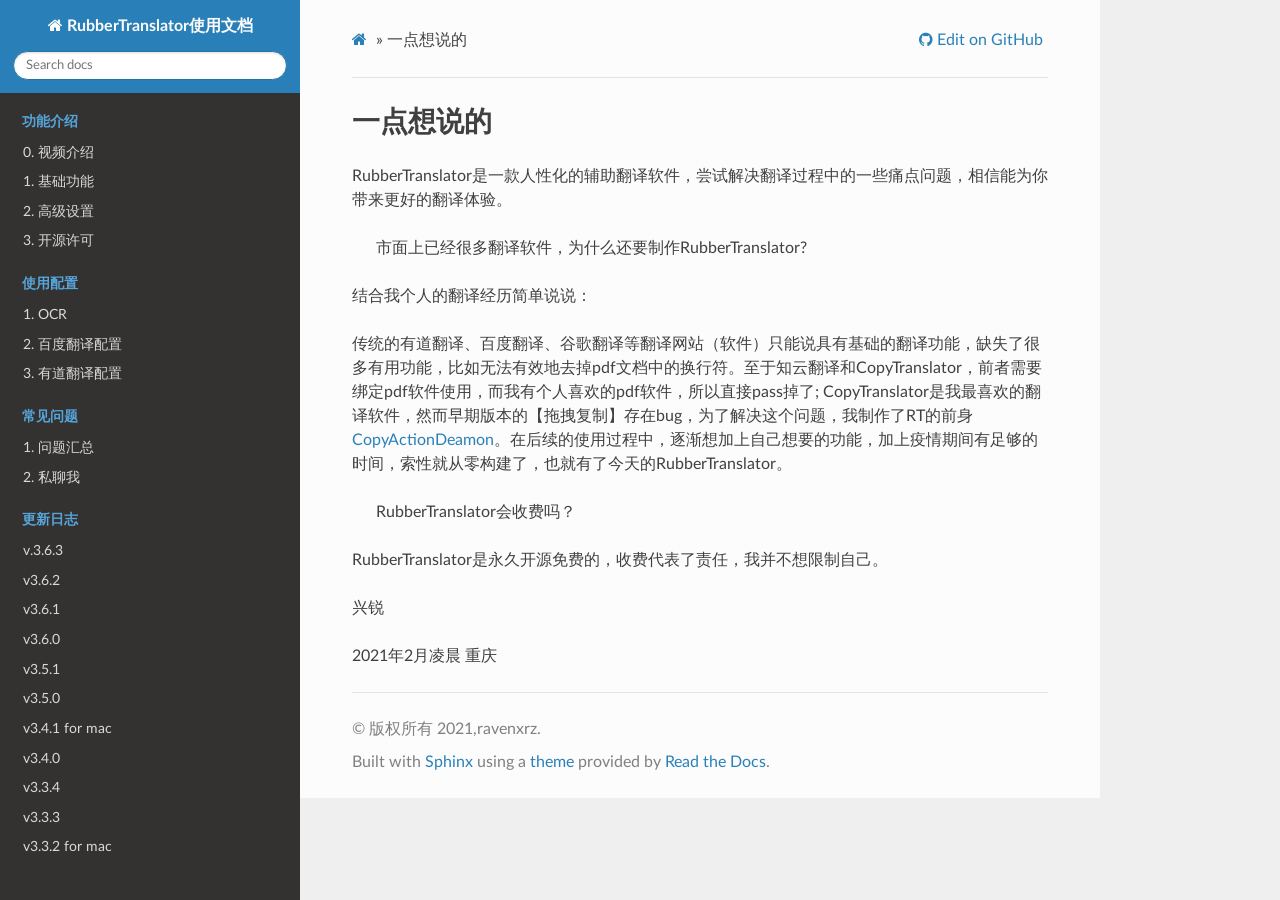
<file: docs/preface/index.html>
<!DOCTYPE html>
<html class="writer-html5" lang="zh-CN" >
<head>
  <meta charset="utf-8" />
  
  <meta name="viewport" content="width=device-width, initial-scale=1.0" />
  
  <title>一点想说的 &mdash; RubberTranslator使用文档  文档</title>
  

  
  <link rel="stylesheet" href="../_static/css/theme.css" type="text/css" />
  <link rel="stylesheet" href="../_static/pygments.css" type="text/css" />

  
  

  
  

  

  
  <!--[if lt IE 9]>
    <script src="../_static/js/html5shiv.min.js"></script>
  <![endif]-->
  
    
      <script type="text/javascript" id="documentation_options" data-url_root="../" src="../_static/documentation_options.js"></script>
        <script src="../_static/jquery.js"></script>
        <script src="../_static/underscore.js"></script>
        <script src="../_static/doctools.js"></script>
        <script src="../_static/translations.js"></script>
    
    <script type="text/javascript" src="../_static/js/theme.js"></script>

    
    <link rel="index" title="索引" href="../genindex.html" />
    <link rel="search" title="搜索" href="../search.html" /> 
</head>

<body class="wy-body-for-nav">

   
  <div class="wy-grid-for-nav">
    
    <nav data-toggle="wy-nav-shift" class="wy-nav-side">
      <div class="wy-side-scroll">
        <div class="wy-side-nav-search" >
          

          
            <a href="../index.html" class="icon icon-home"> RubberTranslator使用文档
          

          
          </a>

          
            
            
          

          
<div role="search">
  <form id="rtd-search-form" class="wy-form" action="../search.html" method="get">
    <input type="text" name="q" placeholder="Search docs" />
    <input type="hidden" name="check_keywords" value="yes" />
    <input type="hidden" name="area" value="default" />
  </form>
</div>

          
        </div>

        
        <div class="wy-menu wy-menu-vertical" data-spy="affix" role="navigation" aria-label="main navigation">
          
            
            
              
            
            
              <p class="caption"><span class="caption-text">功能介绍</span></p>
<ul>
<li class="toctree-l1"><a class="reference internal" href="../features/index.html">0. 视频介绍</a></li>
<li class="toctree-l1"><a class="reference internal" href="../features/index.html#id2">1. 基础功能</a></li>
<li class="toctree-l1"><a class="reference internal" href="../features/index.html#id16">2. 高级设置</a></li>
<li class="toctree-l1"><a class="reference internal" href="../features/index.html#id22">3. 开源许可</a></li>
</ul>
<p class="caption"><span class="caption-text">使用配置</span></p>
<ul>
<li class="toctree-l1"><a class="reference internal" href="../config/index.html">1. OCR</a></li>
<li class="toctree-l1"><a class="reference internal" href="../config/index.html#id1">2. 百度翻译配置</a></li>
<li class="toctree-l1"><a class="reference internal" href="../config/index.html#id2">3.  有道翻译配置</a></li>
</ul>
<p class="caption"><span class="caption-text">常见问题</span></p>
<ul>
<li class="toctree-l1"><a class="reference internal" href="../faq/index.html">1. 问题汇总</a></li>
<li class="toctree-l1"><a class="reference internal" href="../faq/index.html#id12">2. 私聊我</a></li>
</ul>
<p class="caption"><span class="caption-text">更新日志</span></p>
<ul>
<li class="toctree-l1"><a class="reference internal" href="../changelogs/index.html">v.3.6.3</a></li>
<li class="toctree-l1"><a class="reference internal" href="../changelogs/index.html#v3-6-2">v3.6.2</a></li>
<li class="toctree-l1"><a class="reference internal" href="../changelogs/index.html#v3-6-1">v3.6.1</a></li>
<li class="toctree-l1"><a class="reference internal" href="../changelogs/index.html#v3-6-0">v3.6.0</a></li>
<li class="toctree-l1"><a class="reference internal" href="../changelogs/index.html#v3-5-1">v3.5.1</a></li>
<li class="toctree-l1"><a class="reference internal" href="../changelogs/index.html#v3-5-0">v3.5.0</a></li>
<li class="toctree-l1"><a class="reference internal" href="../changelogs/index.html#v3-4-1-for-mac">v3.4.1 for mac</a></li>
<li class="toctree-l1"><a class="reference internal" href="../changelogs/index.html#v3-4-0">v3.4.0</a></li>
<li class="toctree-l1"><a class="reference internal" href="../changelogs/index.html#v3-3-4">v3.3.4</a></li>
<li class="toctree-l1"><a class="reference internal" href="../changelogs/index.html#v3-3-3">v3.3.3</a></li>
<li class="toctree-l1"><a class="reference internal" href="../changelogs/index.html#v3-3-2-for-mac">v3.3.2 for mac</a></li>
<li class="toctree-l1"><a class="reference internal" href="../changelogs/index.html#v3-3-2">v3.3.2</a></li>
<li class="toctree-l1"><a class="reference internal" href="../changelogs/index.html#v3-3-1">v3.3.1</a></li>
<li class="toctree-l1"><a class="reference internal" href="../changelogs/index.html#v3-2-1-for-linux">v3.2.1 for linux</a></li>
<li class="toctree-l1"><a class="reference internal" href="../changelogs/index.html#v3-2-1-beta">v3.2.1-beta</a></li>
<li class="toctree-l1"><a class="reference internal" href="../changelogs/index.html#v3-2-0-beta">v3.2.0-beta</a></li>
<li class="toctree-l1"><a class="reference internal" href="../changelogs/index.html#v3-1-0">v3.1.0</a></li>
<li class="toctree-l1"><a class="reference internal" href="../changelogs/index.html#v3-0-1">v3.0.1</a></li>
<li class="toctree-l1"><a class="reference internal" href="../changelogs/index.html#v3-0-0">v3.0.0</a></li>
<li class="toctree-l1"><a class="reference internal" href="../changelogs/index.html#v3-0-0-beta2">v3.0.0-beta2</a></li>
<li class="toctree-l1"><a class="reference internal" href="../changelogs/index.html#v3-0-0-beta1">v3.0.0-beta1</a></li>
<li class="toctree-l1"><a class="reference internal" href="../changelogs/index.html#v2-0-0">v2.0.0</a></li>
<li class="toctree-l1"><a class="reference internal" href="../changelogs/index.html#v1-1-1">v1.1.1</a></li>
<li class="toctree-l1"><a class="reference internal" href="../changelogs/index.html#v1-1-0">v1.1.0</a></li>
<li class="toctree-l1"><a class="reference internal" href="../changelogs/index.html#v1-0-0">v1.0.0</a></li>
<li class="toctree-l1"><a class="reference internal" href="../changelogs/index.html#v0-2-0-pre-release">v0.2.0 pre-release</a></li>
<li class="toctree-l1"><a class="reference internal" href="../changelogs/index.html#v0-1-0">v0.1.0</a></li>
</ul>

            
          
        </div>
        
      </div>
    </nav>

    <section data-toggle="wy-nav-shift" class="wy-nav-content-wrap">

      
      <nav class="wy-nav-top" aria-label="top navigation">
        
          <i data-toggle="wy-nav-top" class="fa fa-bars"></i>
          <a href="../index.html">RubberTranslator使用文档</a>
        
      </nav>


      <div class="wy-nav-content">
        
        <div class="rst-content">
        
          

















<div role="navigation" aria-label="breadcrumbs navigation">

  <ul class="wy-breadcrumbs">
    
      <li><a href="../index.html" class="icon icon-home"></a> &raquo;</li>
        
      <li>一点想说的</li>
    
    
      <li class="wy-breadcrumbs-aside">
        
          
            
              <a href="https://github.com/RubberTranslator/RubberTranslator.github.io/blob/master/docs_src/preface/index.md" class="fa fa-github"> Edit on GitHub</a>
            
          
        
      </li>
    
  </ul>

  
  <hr/>
</div>
          <div role="main" class="document" itemscope="itemscope" itemtype="http://schema.org/Article">
           <div itemprop="articleBody">
            
  <div class="section" id="id1">
<h1>一点想说的<a class="headerlink" href="#id1" title="永久链接至标题">¶</a></h1>
<p>RubberTranslator是一款人性化的辅助翻译软件，尝试解决翻译过程中的一些痛点问题，相信能为你带来更好的翻译体验。</p>
<blockquote>
<div><p>市面上已经很多翻译软件，为什么还要制作RubberTranslator?</p>
</div></blockquote>
<p>结合我个人的翻译经历简单说说：</p>
<p>传统的有道翻译、百度翻译、谷歌翻译等翻译网站（软件）只能说具有基础的翻译功能，缺失了很多有用功能，比如无法有效地去掉pdf文档中的换行符。至于知云翻译和CopyTranslator，前者需要绑定pdf软件使用，而我有个人喜欢的pdf软件，所以直接pass掉了; CopyTranslator是我最喜欢的翻译软件，然而早期版本的【拖拽复制】存在bug，为了解决这个问题，我制作了RT的前身<a class="reference external" href="https://github.com/ravenxrz/CopyActionDaemon">CopyActionDeamon</a>。在后续的使用过程中，逐渐想加上自己想要的功能，加上疫情期间有足够的时间，索性就从零构建了，也就有了今天的RubberTranslator。</p>
<blockquote>
<div><p>RubberTranslator会收费吗？</p>
</div></blockquote>
<p>RubberTranslator是永久开源免费的，收费代表了责任，我并不想限制自己。</p>
<p>兴锐</p>
<p>2021年2月凌晨 重庆</p>
</div>


           </div>
           
          </div>
          <footer>

  <hr/>

  <div role="contentinfo">
    <p>
        &#169; 版权所有 2021,ravenxrz.

    </p>
  </div>
    
    
    
    Built with <a href="https://www.sphinx-doc.org/">Sphinx</a> using a
    
    <a href="https://github.com/readthedocs/sphinx_rtd_theme">theme</a>
    
    provided by <a href="https://readthedocs.org">Read the Docs</a>. 

</footer>
        </div>
      </div>

    </section>

  </div>
  

  <script type="text/javascript">
      jQuery(function () {
          SphinxRtdTheme.Navigation.enable(true);
      });
  </script>

  
  
    
   

</body>
</html>
</file>
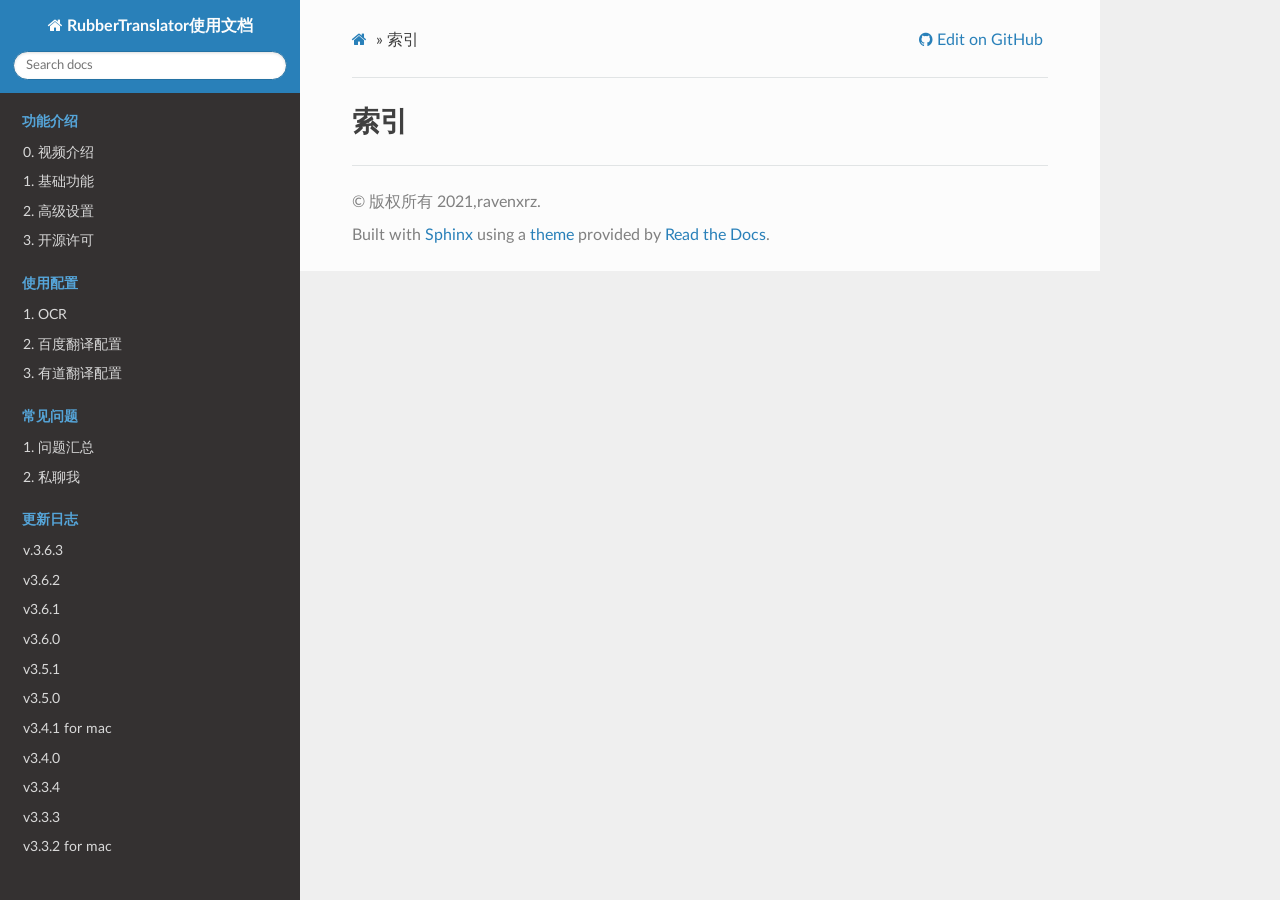
<file: docs/genindex.html>
<!DOCTYPE html>
<html class="writer-html5" lang="zh-CN" >
<head>
  <meta charset="utf-8" />
  
  <meta name="viewport" content="width=device-width, initial-scale=1.0" />
  
  <title>索引 &mdash; RubberTranslator使用文档  文档</title>
  

  
  <link rel="stylesheet" href="_static/css/theme.css" type="text/css" />
  <link rel="stylesheet" href="_static/pygments.css" type="text/css" />

  
  

  
  

  

  
  <!--[if lt IE 9]>
    <script src="_static/js/html5shiv.min.js"></script>
  <![endif]-->
  
    
      <script type="text/javascript" id="documentation_options" data-url_root="./" src="_static/documentation_options.js"></script>
        <script src="_static/jquery.js"></script>
        <script src="_static/underscore.js"></script>
        <script src="_static/doctools.js"></script>
        <script src="_static/translations.js"></script>
    
    <script type="text/javascript" src="_static/js/theme.js"></script>

    
    <link rel="index" title="索引" href="#" />
    <link rel="search" title="搜索" href="search.html" /> 
</head>

<body class="wy-body-for-nav">

   
  <div class="wy-grid-for-nav">
    
    <nav data-toggle="wy-nav-shift" class="wy-nav-side">
      <div class="wy-side-scroll">
        <div class="wy-side-nav-search" >
          

          
            <a href="index.html" class="icon icon-home"> RubberTranslator使用文档
          

          
          </a>

          
            
            
          

          
<div role="search">
  <form id="rtd-search-form" class="wy-form" action="search.html" method="get">
    <input type="text" name="q" placeholder="Search docs" />
    <input type="hidden" name="check_keywords" value="yes" />
    <input type="hidden" name="area" value="default" />
  </form>
</div>

          
        </div>

        
        <div class="wy-menu wy-menu-vertical" data-spy="affix" role="navigation" aria-label="main navigation">
          
            
            
              
            
            
              <p class="caption"><span class="caption-text">功能介绍</span></p>
<ul>
<li class="toctree-l1"><a class="reference internal" href="features/index.html">0. 视频介绍</a></li>
<li class="toctree-l1"><a class="reference internal" href="features/index.html#id2">1. 基础功能</a></li>
<li class="toctree-l1"><a class="reference internal" href="features/index.html#id16">2. 高级设置</a></li>
<li class="toctree-l1"><a class="reference internal" href="features/index.html#id22">3. 开源许可</a></li>
</ul>
<p class="caption"><span class="caption-text">使用配置</span></p>
<ul>
<li class="toctree-l1"><a class="reference internal" href="config/index.html">1. OCR</a></li>
<li class="toctree-l1"><a class="reference internal" href="config/index.html#id1">2. 百度翻译配置</a></li>
<li class="toctree-l1"><a class="reference internal" href="config/index.html#id2">3.  有道翻译配置</a></li>
</ul>
<p class="caption"><span class="caption-text">常见问题</span></p>
<ul>
<li class="toctree-l1"><a class="reference internal" href="faq/index.html">1. 问题汇总</a></li>
<li class="toctree-l1"><a class="reference internal" href="faq/index.html#id12">2. 私聊我</a></li>
</ul>
<p class="caption"><span class="caption-text">更新日志</span></p>
<ul>
<li class="toctree-l1"><a class="reference internal" href="changelogs/index.html">v.3.6.3</a></li>
<li class="toctree-l1"><a class="reference internal" href="changelogs/index.html#v3-6-2">v3.6.2</a></li>
<li class="toctree-l1"><a class="reference internal" href="changelogs/index.html#v3-6-1">v3.6.1</a></li>
<li class="toctree-l1"><a class="reference internal" href="changelogs/index.html#v3-6-0">v3.6.0</a></li>
<li class="toctree-l1"><a class="reference internal" href="changelogs/index.html#v3-5-1">v3.5.1</a></li>
<li class="toctree-l1"><a class="reference internal" href="changelogs/index.html#v3-5-0">v3.5.0</a></li>
<li class="toctree-l1"><a class="reference internal" href="changelogs/index.html#v3-4-1-for-mac">v3.4.1 for mac</a></li>
<li class="toctree-l1"><a class="reference internal" href="changelogs/index.html#v3-4-0">v3.4.0</a></li>
<li class="toctree-l1"><a class="reference internal" href="changelogs/index.html#v3-3-4">v3.3.4</a></li>
<li class="toctree-l1"><a class="reference internal" href="changelogs/index.html#v3-3-3">v3.3.3</a></li>
<li class="toctree-l1"><a class="reference internal" href="changelogs/index.html#v3-3-2-for-mac">v3.3.2 for mac</a></li>
<li class="toctree-l1"><a class="reference internal" href="changelogs/index.html#v3-3-2">v3.3.2</a></li>
<li class="toctree-l1"><a class="reference internal" href="changelogs/index.html#v3-3-1">v3.3.1</a></li>
<li class="toctree-l1"><a class="reference internal" href="changelogs/index.html#v3-2-1-for-linux">v3.2.1 for linux</a></li>
<li class="toctree-l1"><a class="reference internal" href="changelogs/index.html#v3-2-1-beta">v3.2.1-beta</a></li>
<li class="toctree-l1"><a class="reference internal" href="changelogs/index.html#v3-2-0-beta">v3.2.0-beta</a></li>
<li class="toctree-l1"><a class="reference internal" href="changelogs/index.html#v3-1-0">v3.1.0</a></li>
<li class="toctree-l1"><a class="reference internal" href="changelogs/index.html#v3-0-1">v3.0.1</a></li>
<li class="toctree-l1"><a class="reference internal" href="changelogs/index.html#v3-0-0">v3.0.0</a></li>
<li class="toctree-l1"><a class="reference internal" href="changelogs/index.html#v3-0-0-beta2">v3.0.0-beta2</a></li>
<li class="toctree-l1"><a class="reference internal" href="changelogs/index.html#v3-0-0-beta1">v3.0.0-beta1</a></li>
<li class="toctree-l1"><a class="reference internal" href="changelogs/index.html#v2-0-0">v2.0.0</a></li>
<li class="toctree-l1"><a class="reference internal" href="changelogs/index.html#v1-1-1">v1.1.1</a></li>
<li class="toctree-l1"><a class="reference internal" href="changelogs/index.html#v1-1-0">v1.1.0</a></li>
<li class="toctree-l1"><a class="reference internal" href="changelogs/index.html#v1-0-0">v1.0.0</a></li>
<li class="toctree-l1"><a class="reference internal" href="changelogs/index.html#v0-2-0-pre-release">v0.2.0 pre-release</a></li>
<li class="toctree-l1"><a class="reference internal" href="changelogs/index.html#v0-1-0">v0.1.0</a></li>
</ul>

            
          
        </div>
        
      </div>
    </nav>

    <section data-toggle="wy-nav-shift" class="wy-nav-content-wrap">

      
      <nav class="wy-nav-top" aria-label="top navigation">
        
          <i data-toggle="wy-nav-top" class="fa fa-bars"></i>
          <a href="index.html">RubberTranslator使用文档</a>
        
      </nav>


      <div class="wy-nav-content">
        
        <div class="rst-content">
        
          

















<div role="navigation" aria-label="breadcrumbs navigation">

  <ul class="wy-breadcrumbs">
    
      <li><a href="index.html" class="icon icon-home"></a> &raquo;</li>
        
      <li>索引</li>
    
    
      <li class="wy-breadcrumbs-aside">
        
          
            
              <a href="https://github.com/RubberTranslator/RubberTranslator.github.io/blob/master/docs_src/genindex" class="fa fa-github"> Edit on GitHub</a>
            
          
        
      </li>
    
  </ul>

  
  <hr/>
</div>
          <div role="main" class="document" itemscope="itemscope" itemtype="http://schema.org/Article">
           <div itemprop="articleBody">
            

<h1 id="index">索引</h1>

<div class="genindex-jumpbox">
 
</div>


           </div>
           
          </div>
          <footer>

  <hr/>

  <div role="contentinfo">
    <p>
        &#169; 版权所有 2021,ravenxrz.

    </p>
  </div>
    
    
    
    Built with <a href="https://www.sphinx-doc.org/">Sphinx</a> using a
    
    <a href="https://github.com/readthedocs/sphinx_rtd_theme">theme</a>
    
    provided by <a href="https://readthedocs.org">Read the Docs</a>. 

</footer>
        </div>
      </div>

    </section>

  </div>
  

  <script type="text/javascript">
      jQuery(function () {
          SphinxRtdTheme.Navigation.enable(true);
      });
  </script>

  
  
    
   

</body>
</html>
</file>
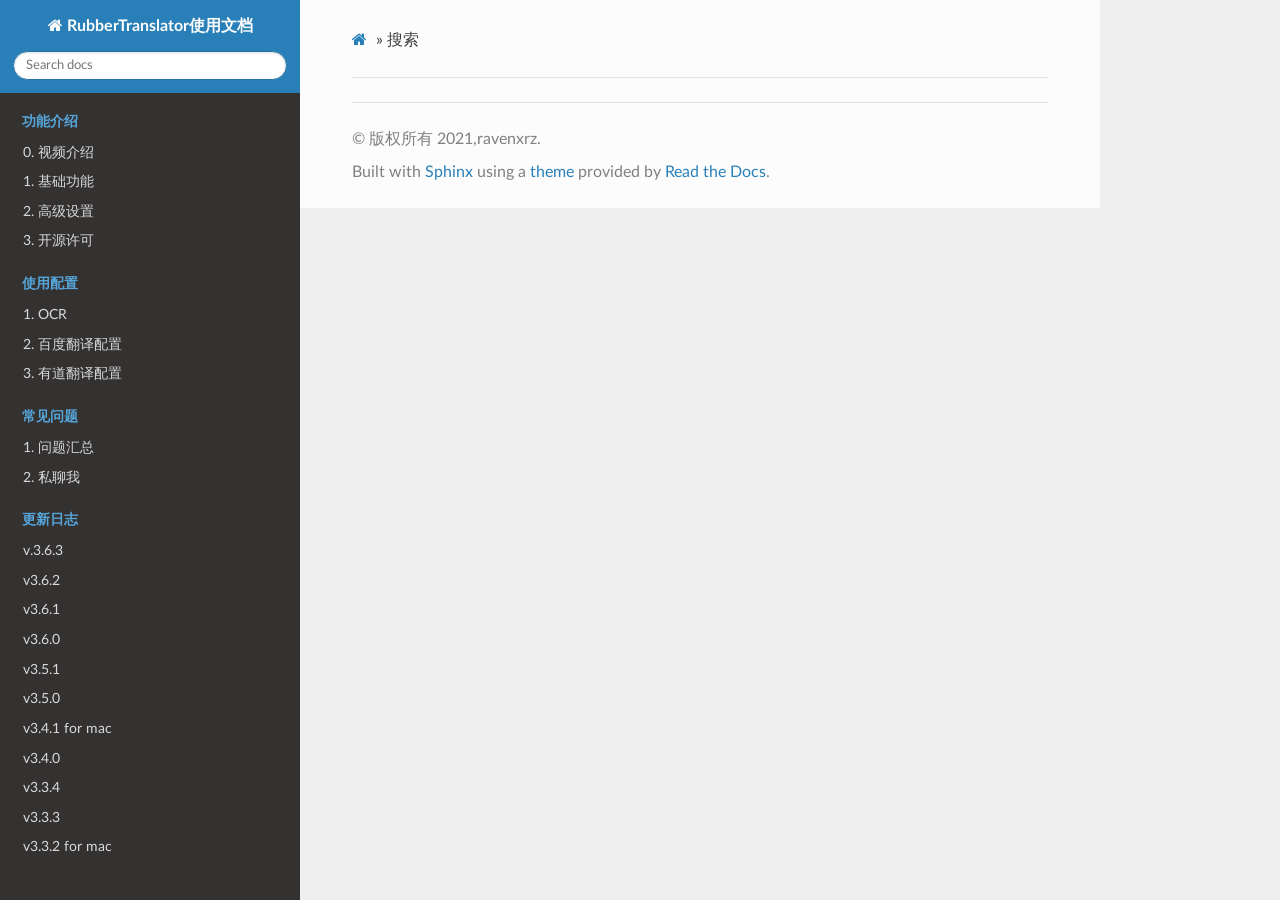
<file: docs/search.html>
<!DOCTYPE html>
<html class="writer-html5" lang="zh-CN" >
<head>
  <meta charset="utf-8" />
  
  <meta name="viewport" content="width=device-width, initial-scale=1.0" />
  
  <title>搜索 &mdash; RubberTranslator使用文档  文档</title>
  

  
  <link rel="stylesheet" href="_static/css/theme.css" type="text/css" />
  <link rel="stylesheet" href="_static/pygments.css" type="text/css" />

  
  

  
  

  

  
    
  <!--[if lt IE 9]>
    <script src="_static/js/html5shiv.min.js"></script>
  <![endif]-->
  
    
      <script type="text/javascript" id="documentation_options" data-url_root="./" src="_static/documentation_options.js"></script>
        <script src="_static/jquery.js"></script>
        <script src="_static/underscore.js"></script>
        <script src="_static/doctools.js"></script>
        <script src="_static/translations.js"></script>
    
    <script type="text/javascript" src="_static/js/theme.js"></script>

    
    <script type="text/javascript" src="_static/searchtools.js"></script>
    <script type="text/javascript" src="_static/language_data.js"></script>
    <link rel="index" title="索引" href="genindex.html" />
    <link rel="search" title="搜索" href="#" /> 
</head>

<body class="wy-body-for-nav">

   
  <div class="wy-grid-for-nav">
    
    <nav data-toggle="wy-nav-shift" class="wy-nav-side">
      <div class="wy-side-scroll">
        <div class="wy-side-nav-search" >
          

          
            <a href="index.html" class="icon icon-home"> RubberTranslator使用文档
          

          
          </a>

          
            
            
          

          
<div role="search">
  <form id="rtd-search-form" class="wy-form" action="#" method="get">
    <input type="text" name="q" placeholder="Search docs" />
    <input type="hidden" name="check_keywords" value="yes" />
    <input type="hidden" name="area" value="default" />
  </form>
</div>

          
        </div>

        
        <div class="wy-menu wy-menu-vertical" data-spy="affix" role="navigation" aria-label="main navigation">
          
            
            
              
            
            
              <p class="caption"><span class="caption-text">功能介绍</span></p>
<ul>
<li class="toctree-l1"><a class="reference internal" href="features/index.html">0. 视频介绍</a></li>
<li class="toctree-l1"><a class="reference internal" href="features/index.html#id2">1. 基础功能</a></li>
<li class="toctree-l1"><a class="reference internal" href="features/index.html#id16">2. 高级设置</a></li>
<li class="toctree-l1"><a class="reference internal" href="features/index.html#id22">3. 开源许可</a></li>
</ul>
<p class="caption"><span class="caption-text">使用配置</span></p>
<ul>
<li class="toctree-l1"><a class="reference internal" href="config/index.html">1. OCR</a></li>
<li class="toctree-l1"><a class="reference internal" href="config/index.html#id1">2. 百度翻译配置</a></li>
<li class="toctree-l1"><a class="reference internal" href="config/index.html#id2">3.  有道翻译配置</a></li>
</ul>
<p class="caption"><span class="caption-text">常见问题</span></p>
<ul>
<li class="toctree-l1"><a class="reference internal" href="faq/index.html">1. 问题汇总</a></li>
<li class="toctree-l1"><a class="reference internal" href="faq/index.html#id12">2. 私聊我</a></li>
</ul>
<p class="caption"><span class="caption-text">更新日志</span></p>
<ul>
<li class="toctree-l1"><a class="reference internal" href="changelogs/index.html">v.3.6.3</a></li>
<li class="toctree-l1"><a class="reference internal" href="changelogs/index.html#v3-6-2">v3.6.2</a></li>
<li class="toctree-l1"><a class="reference internal" href="changelogs/index.html#v3-6-1">v3.6.1</a></li>
<li class="toctree-l1"><a class="reference internal" href="changelogs/index.html#v3-6-0">v3.6.0</a></li>
<li class="toctree-l1"><a class="reference internal" href="changelogs/index.html#v3-5-1">v3.5.1</a></li>
<li class="toctree-l1"><a class="reference internal" href="changelogs/index.html#v3-5-0">v3.5.0</a></li>
<li class="toctree-l1"><a class="reference internal" href="changelogs/index.html#v3-4-1-for-mac">v3.4.1 for mac</a></li>
<li class="toctree-l1"><a class="reference internal" href="changelogs/index.html#v3-4-0">v3.4.0</a></li>
<li class="toctree-l1"><a class="reference internal" href="changelogs/index.html#v3-3-4">v3.3.4</a></li>
<li class="toctree-l1"><a class="reference internal" href="changelogs/index.html#v3-3-3">v3.3.3</a></li>
<li class="toctree-l1"><a class="reference internal" href="changelogs/index.html#v3-3-2-for-mac">v3.3.2 for mac</a></li>
<li class="toctree-l1"><a class="reference internal" href="changelogs/index.html#v3-3-2">v3.3.2</a></li>
<li class="toctree-l1"><a class="reference internal" href="changelogs/index.html#v3-3-1">v3.3.1</a></li>
<li class="toctree-l1"><a class="reference internal" href="changelogs/index.html#v3-2-1-for-linux">v3.2.1 for linux</a></li>
<li class="toctree-l1"><a class="reference internal" href="changelogs/index.html#v3-2-1-beta">v3.2.1-beta</a></li>
<li class="toctree-l1"><a class="reference internal" href="changelogs/index.html#v3-2-0-beta">v3.2.0-beta</a></li>
<li class="toctree-l1"><a class="reference internal" href="changelogs/index.html#v3-1-0">v3.1.0</a></li>
<li class="toctree-l1"><a class="reference internal" href="changelogs/index.html#v3-0-1">v3.0.1</a></li>
<li class="toctree-l1"><a class="reference internal" href="changelogs/index.html#v3-0-0">v3.0.0</a></li>
<li class="toctree-l1"><a class="reference internal" href="changelogs/index.html#v3-0-0-beta2">v3.0.0-beta2</a></li>
<li class="toctree-l1"><a class="reference internal" href="changelogs/index.html#v3-0-0-beta1">v3.0.0-beta1</a></li>
<li class="toctree-l1"><a class="reference internal" href="changelogs/index.html#v2-0-0">v2.0.0</a></li>
<li class="toctree-l1"><a class="reference internal" href="changelogs/index.html#v1-1-1">v1.1.1</a></li>
<li class="toctree-l1"><a class="reference internal" href="changelogs/index.html#v1-1-0">v1.1.0</a></li>
<li class="toctree-l1"><a class="reference internal" href="changelogs/index.html#v1-0-0">v1.0.0</a></li>
<li class="toctree-l1"><a class="reference internal" href="changelogs/index.html#v0-2-0-pre-release">v0.2.0 pre-release</a></li>
<li class="toctree-l1"><a class="reference internal" href="changelogs/index.html#v0-1-0">v0.1.0</a></li>
</ul>

            
          
        </div>
        
      </div>
    </nav>

    <section data-toggle="wy-nav-shift" class="wy-nav-content-wrap">

      
      <nav class="wy-nav-top" aria-label="top navigation">
        
          <i data-toggle="wy-nav-top" class="fa fa-bars"></i>
          <a href="index.html">RubberTranslator使用文档</a>
        
      </nav>


      <div class="wy-nav-content">
        
        <div class="rst-content">
        
          

















<div role="navigation" aria-label="breadcrumbs navigation">

  <ul class="wy-breadcrumbs">
    
      <li><a href="index.html" class="icon icon-home"></a> &raquo;</li>
        
      <li>搜索</li>
    
    
      <li class="wy-breadcrumbs-aside">
        
      </li>
    
  </ul>

  
  <hr/>
</div>
          <div role="main" class="document" itemscope="itemscope" itemtype="http://schema.org/Article">
           <div itemprop="articleBody">
            
  <noscript>
  <div id="fallback" class="admonition warning">
    <p class="last">
      Please activate JavaScript to enable the search functionality.
    </p>
  </div>
  </noscript>

  
  <div id="search-results">
  
  </div>

           </div>
           
          </div>
          <footer>

  <hr/>

  <div role="contentinfo">
    <p>
        &#169; 版权所有 2021,ravenxrz.

    </p>
  </div>
    
    
    
    Built with <a href="https://www.sphinx-doc.org/">Sphinx</a> using a
    
    <a href="https://github.com/readthedocs/sphinx_rtd_theme">theme</a>
    
    provided by <a href="https://readthedocs.org">Read the Docs</a>. 

</footer>
        </div>
      </div>

    </section>

  </div>
  

  <script type="text/javascript">
      jQuery(function () {
          SphinxRtdTheme.Navigation.enable(true);
      });
  </script>

  
  
    
  
  <script type="text/javascript">
    jQuery(function() { Search.loadIndex("searchindex.js"); });
  </script>
  
  <script type="text/javascript" id="searchindexloader"></script>
   


</body>
</html>
</file>
<file: docs/_static/css/theme.css>
html{box-sizing:border-box}*,:after,:before{box-sizing:inherit}article,aside,details,figcaption,figure,footer,header,hgroup,nav,section{display:block}audio,canvas,video{display:inline-block;*display:inline;*zoom:1}[hidden],audio:not([controls]){display:none}*{-webkit-box-sizing:border-box;-moz-box-sizing:border-box;box-sizing:border-box}html{font-size:100%;-webkit-text-size-adjust:100%;-ms-text-size-adjust:100%}body{margin:0}a:active,a:hover{outline:0}abbr[title]{border-bottom:1px dotted}b,strong{font-weight:700}blockquote{margin:0}dfn{font-style:italic}ins{background:#ff9;text-decoration:none}ins,mark{color:#000}mark{background:#ff0;font-style:italic;font-weight:700}.rst-content code,.rst-content tt,code,kbd,pre,samp{font-family:monospace,serif;_font-family:courier new,monospace;font-size:1em}pre{white-space:pre}q{quotes:none}q:after,q:before{content:"";content:none}small{font-size:85%}sub,sup{font-size:75%;line-height:0;position:relative;vertical-align:baseline}sup{top:-.5em}sub{bottom:-.25em}dl,ol,ul{margin:0;padding:0;list-style:none;list-style-image:none}li{list-style:none}dd{margin:0}img{border:0;-ms-interpolation-mode:bicubic;vertical-align:middle;max-width:100%}svg:not(:root){overflow:hidden}figure,form{margin:0}label{cursor:pointer}button,input,select,textarea{font-size:100%;margin:0;vertical-align:baseline;*vertical-align:middle}button,input{line-height:normal}button,input[type=button],input[type=reset],input[type=submit]{cursor:pointer;-webkit-appearance:button;*overflow:visible}button[disabled],input[disabled]{cursor:default}input[type=search]{-webkit-appearance:textfield;-moz-box-sizing:content-box;-webkit-box-sizing:content-box;box-sizing:content-box}textarea{resize:vertical}table{border-collapse:collapse;border-spacing:0}td{vertical-align:top}.chromeframe{margin:.2em 0;background:#ccc;color:#000;padding:.2em 0}.ir{display:block;border:0;text-indent:-999em;overflow:hidden;background-color:transparent;background-repeat:no-repeat;text-align:left;direction:ltr;*line-height:0}.ir br{display:none}.hidden{display:none!important;visibility:hidden}.visuallyhidden{border:0;clip:rect(0 0 0 0);height:1px;margin:-1px;overflow:hidden;padding:0;position:absolute;width:1px}.visuallyhidden.focusable:active,.visuallyhidden.focusable:focus{clip:auto;height:auto;margin:0;overflow:visible;position:static;width:auto}.invisible{visibility:hidden}.relative{position:relative}big,small{font-size:100%}@media print{body,html,section{background:none!important}*{box-shadow:none!important;text-shadow:none!important;filter:none!important;-ms-filter:none!important}a,a:visited{text-decoration:underline}.ir a:after,a[href^="#"]:after,a[href^="javascript:"]:after{content:""}blockquote,pre{page-break-inside:avoid}thead{display:table-header-group}img,tr{page-break-inside:avoid}img{max-width:100%!important}@page{margin:.5cm}.rst-content .toctree-wrapper>p.caption,h2,h3,p{orphans:3;widows:3}.rst-content .toctree-wrapper>p.caption,h2,h3{page-break-after:avoid}}.btn,.fa:before,.icon:before,.rst-content .admonition,.rst-content .admonition-title:before,.rst-content .admonition-todo,.rst-content .attention,.rst-content .caution,.rst-content .code-block-caption .headerlink:before,.rst-content .danger,.rst-content .error,.rst-content .hint,.rst-content .important,.rst-content .note,.rst-content .seealso,.rst-content .tip,.rst-content .warning,.rst-content code.download span:first-child:before,.rst-content dl dt .headerlink:before,.rst-content h1 .headerlink:before,.rst-content h2 .headerlink:before,.rst-content h3 .headerlink:before,.rst-content h4 .headerlink:before,.rst-content h5 .headerlink:before,.rst-content h6 .headerlink:before,.rst-content p.caption .headerlink:before,.rst-content table>caption .headerlink:before,.rst-content tt.download span:first-child:before,.wy-alert,.wy-dropdown .caret:before,.wy-inline-validate.wy-inline-validate-danger .wy-input-context:before,.wy-inline-validate.wy-inline-validate-info .wy-input-context:before,.wy-inline-validate.wy-inline-validate-success .wy-input-context:before,.wy-inline-validate.wy-inline-validate-warning .wy-input-context:before,.wy-menu-vertical li.current>a,.wy-menu-vertical li.current>a span.toctree-expand:before,.wy-menu-vertical li.on a,.wy-menu-vertical li.on a span.toctree-expand:before,.wy-menu-vertical li span.toctree-expand:before,.wy-nav-top a,.wy-side-nav-search .wy-dropdown>a,.wy-side-nav-search>a,input[type=color],input[type=date],input[type=datetime-local],input[type=datetime],input[type=email],input[type=month],input[type=number],input[type=password],input[type=search],input[type=tel],input[type=text],input[type=time],input[type=url],input[type=week],select,textarea{-webkit-font-smoothing:antialiased}.clearfix{*zoom:1}.clearfix:after,.clearfix:before{display:table;content:""}.clearfix:after{clear:both}/*!
 *  Font Awesome 4.7.0 by @davegandy - http://fontawesome.io - @fontawesome
 *  License - http://fontawesome.io/license (Font: SIL OFL 1.1, CSS: MIT License)
 */@font-face{font-family:FontAwesome;src:url(fonts/fontawesome-webfont.eot?674f50d287a8c48dc19ba404d20fe713);src:url(fonts/fontawesome-webfont.eot?674f50d287a8c48dc19ba404d20fe713?#iefix&v=4.7.0) format("embedded-opentype"),url(fonts/fontawesome-webfont.woff2?af7ae505a9eed503f8b8e6982036873e) format("woff2"),url(fonts/fontawesome-webfont.woff?fee66e712a8a08eef5805a46892932ad) format("woff"),url(fonts/fontawesome-webfont.ttf?b06871f281fee6b241d60582ae9369b9) format("truetype"),url(fonts/fontawesome-webfont.svg?912ec66d7572ff821749319396470bde#fontawesomeregular) format("svg");font-weight:400;font-style:normal}.fa,.icon,.rst-content .admonition-title,.rst-content .code-block-caption .headerlink,.rst-content code.download span:first-child,.rst-content dl dt .headerlink,.rst-content h1 .headerlink,.rst-content h2 .headerlink,.rst-content h3 .headerlink,.rst-content h4 .headerlink,.rst-content h5 .headerlink,.rst-content h6 .headerlink,.rst-content p.caption .headerlink,.rst-content table>caption .headerlink,.rst-content tt.download span:first-child,.wy-menu-vertical li.current>a span.toctree-expand,.wy-menu-vertical li.on a span.toctree-expand,.wy-menu-vertical li span.toctree-expand{display:inline-block;font:normal normal normal 14px/1 FontAwesome;font-size:inherit;text-rendering:auto;-webkit-font-smoothing:antialiased;-moz-osx-font-smoothing:grayscale}.fa-lg{font-size:1.33333em;line-height:.75em;vertical-align:-15%}.fa-2x{font-size:2em}.fa-3x{font-size:3em}.fa-4x{font-size:4em}.fa-5x{font-size:5em}.fa-fw{width:1.28571em;text-align:center}.fa-ul{padding-left:0;margin-left:2.14286em;list-style-type:none}.fa-ul>li{position:relative}.fa-li{position:absolute;left:-2.14286em;width:2.14286em;top:.14286em;text-align:center}.fa-li.fa-lg{left:-1.85714em}.fa-border{padding:.2em .25em .15em;border:.08em solid #eee;border-radius:.1em}.fa-pull-left{float:left}.fa-pull-right{float:right}.fa-pull-left.icon,.fa.fa-pull-left,.rst-content .code-block-caption .fa-pull-left.headerlink,.rst-content .fa-pull-left.admonition-title,.rst-content code.download span.fa-pull-left:first-child,.rst-content dl dt .fa-pull-left.headerlink,.rst-content h1 .fa-pull-left.headerlink,.rst-content h2 .fa-pull-left.headerlink,.rst-content h3 .fa-pull-left.headerlink,.rst-content h4 .fa-pull-left.headerlink,.rst-content h5 .fa-pull-left.headerlink,.rst-content h6 .fa-pull-left.headerlink,.rst-content p.caption .fa-pull-left.headerlink,.rst-content table>caption .fa-pull-left.headerlink,.rst-content tt.download span.fa-pull-left:first-child,.wy-menu-vertical li.current>a span.fa-pull-left.toctree-expand,.wy-menu-vertical li.on a span.fa-pull-left.toctree-expand,.wy-menu-vertical li span.fa-pull-left.toctree-expand{margin-right:.3em}.fa-pull-right.icon,.fa.fa-pull-right,.rst-content .code-block-caption .fa-pull-right.headerlink,.rst-content .fa-pull-right.admonition-title,.rst-content code.download span.fa-pull-right:first-child,.rst-content dl dt .fa-pull-right.headerlink,.rst-content h1 .fa-pull-right.headerlink,.rst-content h2 .fa-pull-right.headerlink,.rst-content h3 .fa-pull-right.headerlink,.rst-content h4 .fa-pull-right.headerlink,.rst-content h5 .fa-pull-right.headerlink,.rst-content h6 .fa-pull-right.headerlink,.rst-content p.caption .fa-pull-right.headerlink,.rst-content table>caption .fa-pull-right.headerlink,.rst-content tt.download span.fa-pull-right:first-child,.wy-menu-vertical li.current>a span.fa-pull-right.toctree-expand,.wy-menu-vertical li.on a span.fa-pull-right.toctree-expand,.wy-menu-vertical li span.fa-pull-right.toctree-expand{margin-left:.3em}.pull-right{float:right}.pull-left{float:left}.fa.pull-left,.pull-left.icon,.rst-content .code-block-caption .pull-left.headerlink,.rst-content .pull-left.admonition-title,.rst-content code.download span.pull-left:first-child,.rst-content dl dt .pull-left.headerlink,.rst-content h1 .pull-left.headerlink,.rst-content h2 .pull-left.headerlink,.rst-content h3 .pull-left.headerlink,.rst-content h4 .pull-left.headerlink,.rst-content h5 .pull-left.headerlink,.rst-content h6 .pull-left.headerlink,.rst-content p.caption .pull-left.headerlink,.rst-content table>caption .pull-left.headerlink,.rst-content tt.download span.pull-left:first-child,.wy-menu-vertical li.current>a span.pull-left.toctree-expand,.wy-menu-vertical li.on a span.pull-left.toctree-expand,.wy-menu-vertical li span.pull-left.toctree-expand{margin-right:.3em}.fa.pull-right,.pull-right.icon,.rst-content .code-block-caption .pull-right.headerlink,.rst-content .pull-right.admonition-title,.rst-content code.download span.pull-right:first-child,.rst-content dl dt .pull-right.headerlink,.rst-content h1 .pull-right.headerlink,.rst-content h2 .pull-right.headerlink,.rst-content h3 .pull-right.headerlink,.rst-content h4 .pull-right.headerlink,.rst-content h5 .pull-right.headerlink,.rst-content h6 .pull-right.headerlink,.rst-content p.caption .pull-right.headerlink,.rst-content table>caption .pull-right.headerlink,.rst-content tt.download span.pull-right:first-child,.wy-menu-vertical li.current>a span.pull-right.toctree-expand,.wy-menu-vertical li.on a span.pull-right.toctree-expand,.wy-menu-vertical li span.pull-right.toctree-expand{margin-left:.3em}.fa-spin{-webkit-animation:fa-spin 2s linear infinite;animation:fa-spin 2s linear infinite}.fa-pulse{-webkit-animation:fa-spin 1s steps(8) infinite;animation:fa-spin 1s steps(8) infinite}@-webkit-keyframes fa-spin{0%{-webkit-transform:rotate(0deg);transform:rotate(0deg)}to{-webkit-transform:rotate(359deg);transform:rotate(359deg)}}@keyframes fa-spin{0%{-webkit-transform:rotate(0deg);transform:rotate(0deg)}to{-webkit-transform:rotate(359deg);transform:rotate(359deg)}}.fa-rotate-90{-ms-filter:"progid:DXImageTransform.Microsoft.BasicImage(rotation=1)";-webkit-transform:rotate(90deg);-ms-transform:rotate(90deg);transform:rotate(90deg)}.fa-rotate-180{-ms-filter:"progid:DXImageTransform.Microsoft.BasicImage(rotation=2)";-webkit-transform:rotate(180deg);-ms-transform:rotate(180deg);transform:rotate(180deg)}.fa-rotate-270{-ms-filter:"progid:DXImageTransform.Microsoft.BasicImage(rotation=3)";-webkit-transform:rotate(270deg);-ms-transform:rotate(270deg);transform:rotate(270deg)}.fa-flip-horizontal{-ms-filter:"progid:DXImageTransform.Microsoft.BasicImage(rotation=0, mirror=1)";-webkit-transform:scaleX(-1);-ms-transform:scaleX(-1);transform:scaleX(-1)}.fa-flip-vertical{-ms-filter:"progid:DXImageTransform.Microsoft.BasicImage(rotation=2, mirror=1)";-webkit-transform:scaleY(-1);-ms-transform:scaleY(-1);transform:scaleY(-1)}:root .fa-flip-horizontal,:root .fa-flip-vertical,:root .fa-rotate-90,:root .fa-rotate-180,:root .fa-rotate-270{filter:none}.fa-stack{position:relative;display:inline-block;width:2em;height:2em;line-height:2em;vertical-align:middle}.fa-stack-1x,.fa-stack-2x{position:absolute;left:0;width:100%;text-align:center}.fa-stack-1x{line-height:inherit}.fa-stack-2x{font-size:2em}.fa-inverse{color:#fff}.fa-glass:before{content:""}.fa-music:before{content:""}.fa-search:before,.icon-search:before{content:""}.fa-envelope-o:before{content:""}.fa-heart:before{content:""}.fa-star:before{content:""}.fa-star-o:before{content:""}.fa-user:before{content:""}.fa-film:before{content:""}.fa-th-large:before{content:""}.fa-th:before{content:""}.fa-th-list:before{content:""}.fa-check:before{content:""}.fa-close:before,.fa-remove:before,.fa-times:before{content:""}.fa-search-plus:before{content:""}.fa-search-minus:before{content:""}.fa-power-off:before{content:""}.fa-signal:before{content:""}.fa-cog:before,.fa-gear:before{content:""}.fa-trash-o:before{content:""}.fa-home:before,.icon-home:before{content:""}.fa-file-o:before{content:""}.fa-clock-o:before{content:""}.fa-road:before{content:""}.fa-download:before,.rst-content code.download span:first-child:before,.rst-content tt.download span:first-child:before{content:""}.fa-arrow-circle-o-down:before{content:""}.fa-arrow-circle-o-up:before{content:""}.fa-inbox:before{content:""}.fa-play-circle-o:before{content:""}.fa-repeat:before,.fa-rotate-right:before{content:""}.fa-refresh:before{content:""}.fa-list-alt:before{content:""}.fa-lock:before{content:""}.fa-flag:before{content:""}.fa-headphones:before{content:""}.fa-volume-off:before{content:""}.fa-volume-down:before{content:""}.fa-volume-up:before{content:""}.fa-qrcode:before{content:""}.fa-barcode:before{content:""}.fa-tag:before{content:""}.fa-tags:before{content:""}.fa-book:before,.icon-book:before{content:""}.fa-bookmark:before{content:""}.fa-print:before{content:""}.fa-camera:before{content:""}.fa-font:before{content:""}.fa-bold:before{content:""}.fa-italic:before{content:""}.fa-text-height:before{content:""}.fa-text-width:before{content:""}.fa-align-left:before{content:""}.fa-align-center:before{content:""}.fa-align-right:before{content:""}.fa-align-justify:before{content:""}.fa-list:before{content:""}.fa-dedent:before,.fa-outdent:before{content:""}.fa-indent:before{content:""}.fa-video-camera:before{content:""}.fa-image:before,.fa-photo:before,.fa-picture-o:before{content:""}.fa-pencil:before{content:""}.fa-map-marker:before{content:""}.fa-adjust:before{content:""}.fa-tint:before{content:""}.fa-edit:before,.fa-pencil-square-o:before{content:""}.fa-share-square-o:before{content:""}.fa-check-square-o:before{content:""}.fa-arrows:before{content:""}.fa-step-backward:before{content:""}.fa-fast-backward:before{content:""}.fa-backward:before{content:""}.fa-play:before{content:""}.fa-pause:before{content:""}.fa-stop:before{content:""}.fa-forward:before{content:""}.fa-fast-forward:before{content:""}.fa-step-forward:before{content:""}.fa-eject:before{content:""}.fa-chevron-left:before{content:""}.fa-chevron-right:before{content:""}.fa-plus-circle:before{content:""}.fa-minus-circle:before{content:""}.fa-times-circle:before,.wy-inline-validate.wy-inline-validate-danger .wy-input-context:before{content:""}.fa-check-circle:before,.wy-inline-validate.wy-inline-validate-success .wy-input-context:before{content:""}.fa-question-circle:before{content:""}.fa-info-circle:before{content:""}.fa-crosshairs:before{content:""}.fa-times-circle-o:before{content:""}.fa-check-circle-o:before{content:""}.fa-ban:before{content:""}.fa-arrow-left:before{content:""}.fa-arrow-right:before{content:""}.fa-arrow-up:before{content:""}.fa-arrow-down:before{content:""}.fa-mail-forward:before,.fa-share:before{content:""}.fa-expand:before{content:""}.fa-compress:before{content:""}.fa-plus:before{content:""}.fa-minus:before{content:""}.fa-asterisk:before{content:""}.fa-exclamation-circle:before,.rst-content .admonition-title:before,.wy-inline-validate.wy-inline-validate-info .wy-input-context:before,.wy-inline-validate.wy-inline-validate-warning .wy-input-context:before{content:""}.fa-gift:before{content:""}.fa-leaf:before{content:""}.fa-fire:before,.icon-fire:before{content:""}.fa-eye:before{content:""}.fa-eye-slash:before{content:""}.fa-exclamation-triangle:before,.fa-warning:before{content:""}.fa-plane:before{content:""}.fa-calendar:before{content:""}.fa-random:before{content:""}.fa-comment:before{content:""}.fa-magnet:before{content:""}.fa-chevron-up:before{content:""}.fa-chevron-down:before{content:""}.fa-retweet:before{content:""}.fa-shopping-cart:before{content:""}.fa-folder:before{content:""}.fa-folder-open:before{content:""}.fa-arrows-v:before{content:""}.fa-arrows-h:before{content:""}.fa-bar-chart-o:before,.fa-bar-chart:before{content:""}.fa-twitter-square:before{content:""}.fa-facebook-square:before{content:""}.fa-camera-retro:before{content:""}.fa-key:before{content:""}.fa-cogs:before,.fa-gears:before{content:""}.fa-comments:before{content:""}.fa-thumbs-o-up:before{content:""}.fa-thumbs-o-down:before{content:""}.fa-star-half:before{content:""}.fa-heart-o:before{content:""}.fa-sign-out:before{content:""}.fa-linkedin-square:before{content:""}.fa-thumb-tack:before{content:""}.fa-external-link:before{content:""}.fa-sign-in:before{content:""}.fa-trophy:before{content:""}.fa-github-square:before{content:""}.fa-upload:before{content:""}.fa-lemon-o:before{content:""}.fa-phone:before{content:""}.fa-square-o:before{content:""}.fa-bookmark-o:before{content:""}.fa-phone-square:before{content:""}.fa-twitter:before{content:""}.fa-facebook-f:before,.fa-facebook:before{content:""}.fa-github:before,.icon-github:before{content:""}.fa-unlock:before{content:""}.fa-credit-card:before{content:""}.fa-feed:before,.fa-rss:before{content:""}.fa-hdd-o:before{content:""}.fa-bullhorn:before{content:""}.fa-bell:before{content:""}.fa-certificate:before{content:""}.fa-hand-o-right:before{content:""}.fa-hand-o-left:before{content:""}.fa-hand-o-up:before{content:""}.fa-hand-o-down:before{content:""}.fa-arrow-circle-left:before,.icon-circle-arrow-left:before{content:""}.fa-arrow-circle-right:before,.icon-circle-arrow-right:before{content:""}.fa-arrow-circle-up:before{content:""}.fa-arrow-circle-down:before{content:""}.fa-globe:before{content:""}.fa-wrench:before{content:""}.fa-tasks:before{content:""}.fa-filter:before{content:""}.fa-briefcase:before{content:""}.fa-arrows-alt:before{content:""}.fa-group:before,.fa-users:before{content:""}.fa-chain:before,.fa-link:before,.icon-link:before{content:""}.fa-cloud:before{content:""}.fa-flask:before{content:""}.fa-cut:before,.fa-scissors:before{content:""}.fa-copy:before,.fa-files-o:before{content:""}.fa-paperclip:before{content:""}.fa-floppy-o:before,.fa-save:before{content:""}.fa-square:before{content:""}.fa-bars:before,.fa-navicon:before,.fa-reorder:before{content:""}.fa-list-ul:before{content:""}.fa-list-ol:before{content:""}.fa-strikethrough:before{content:""}.fa-underline:before{content:""}.fa-table:before{content:""}.fa-magic:before{content:""}.fa-truck:before{content:""}.fa-pinterest:before{content:""}.fa-pinterest-square:before{content:""}.fa-google-plus-square:before{content:""}.fa-google-plus:before{content:""}.fa-money:before{content:""}.fa-caret-down:before,.icon-caret-down:before,.wy-dropdown .caret:before{content:""}.fa-caret-up:before{content:""}.fa-caret-left:before{content:""}.fa-caret-right:before{content:""}.fa-columns:before{content:""}.fa-sort:before,.fa-unsorted:before{content:""}.fa-sort-desc:before,.fa-sort-down:before{content:""}.fa-sort-asc:before,.fa-sort-up:before{content:""}.fa-envelope:before{content:""}.fa-linkedin:before{content:""}.fa-rotate-left:before,.fa-undo:before{content:""}.fa-gavel:before,.fa-legal:before{content:""}.fa-dashboard:before,.fa-tachometer:before{content:""}.fa-comment-o:before{content:""}.fa-comments-o:before{content:""}.fa-bolt:before,.fa-flash:before{content:""}.fa-sitemap:before{content:""}.fa-umbrella:before{content:""}.fa-clipboard:before,.fa-paste:before{content:""}.fa-lightbulb-o:before{content:""}.fa-exchange:before{content:""}.fa-cloud-download:before{content:""}.fa-cloud-upload:before{content:""}.fa-user-md:before{content:""}.fa-stethoscope:before{content:""}.fa-suitcase:before{content:""}.fa-bell-o:before{content:""}.fa-coffee:before{content:""}.fa-cutlery:before{content:""}.fa-file-text-o:before{content:""}.fa-building-o:before{content:""}.fa-hospital-o:before{content:""}.fa-ambulance:before{content:""}.fa-medkit:before{content:""}.fa-fighter-jet:before{content:""}.fa-beer:before{content:""}.fa-h-square:before{content:""}.fa-plus-square:before{content:""}.fa-angle-double-left:before{content:""}.fa-angle-double-right:before{content:""}.fa-angle-double-up:before{content:""}.fa-angle-double-down:before{content:""}.fa-angle-left:before{content:""}.fa-angle-right:before{content:""}.fa-angle-up:before{content:""}.fa-angle-down:before{content:""}.fa-desktop:before{content:""}.fa-laptop:before{content:""}.fa-tablet:before{content:""}.fa-mobile-phone:before,.fa-mobile:before{content:""}.fa-circle-o:before{content:""}.fa-quote-left:before{content:""}.fa-quote-right:before{content:""}.fa-spinner:before{content:""}.fa-circle:before{content:""}.fa-mail-reply:before,.fa-reply:before{content:""}.fa-github-alt:before{content:""}.fa-folder-o:before{content:""}.fa-folder-open-o:before{content:""}.fa-smile-o:before{content:""}.fa-frown-o:before{content:""}.fa-meh-o:before{content:""}.fa-gamepad:before{content:""}.fa-keyboard-o:before{content:""}.fa-flag-o:before{content:""}.fa-flag-checkered:before{content:""}.fa-terminal:before{content:""}.fa-code:before{content:""}.fa-mail-reply-all:before,.fa-reply-all:before{content:""}.fa-star-half-empty:before,.fa-star-half-full:before,.fa-star-half-o:before{content:""}.fa-location-arrow:before{content:""}.fa-crop:before{content:""}.fa-code-fork:before{content:""}.fa-chain-broken:before,.fa-unlink:before{content:""}.fa-question:before{content:""}.fa-info:before{content:""}.fa-exclamation:before{content:""}.fa-superscript:before{content:""}.fa-subscript:before{content:""}.fa-eraser:before{content:""}.fa-puzzle-piece:before{content:""}.fa-microphone:before{content:""}.fa-microphone-slash:before{content:""}.fa-shield:before{content:""}.fa-calendar-o:before{content:""}.fa-fire-extinguisher:before{content:""}.fa-rocket:before{content:""}.fa-maxcdn:before{content:""}.fa-chevron-circle-left:before{content:""}.fa-chevron-circle-right:before{content:""}.fa-chevron-circle-up:before{content:""}.fa-chevron-circle-down:before{content:""}.fa-html5:before{content:""}.fa-css3:before{content:""}.fa-anchor:before{content:""}.fa-unlock-alt:before{content:""}.fa-bullseye:before{content:""}.fa-ellipsis-h:before{content:""}.fa-ellipsis-v:before{content:""}.fa-rss-square:before{content:""}.fa-play-circle:before{content:""}.fa-ticket:before{content:""}.fa-minus-square:before{content:""}.fa-minus-square-o:before,.wy-menu-vertical li.current>a span.toctree-expand:before,.wy-menu-vertical li.on a span.toctree-expand:before{content:""}.fa-level-up:before{content:""}.fa-level-down:before{content:""}.fa-check-square:before{content:""}.fa-pencil-square:before{content:""}.fa-external-link-square:before{content:""}.fa-share-square:before{content:""}.fa-compass:before{content:""}.fa-caret-square-o-down:before,.fa-toggle-down:before{content:""}.fa-caret-square-o-up:before,.fa-toggle-up:before{content:""}.fa-caret-square-o-right:before,.fa-toggle-right:before{content:""}.fa-eur:before,.fa-euro:before{content:""}.fa-gbp:before{content:""}.fa-dollar:before,.fa-usd:before{content:""}.fa-inr:before,.fa-rupee:before{content:""}.fa-cny:before,.fa-jpy:before,.fa-rmb:before,.fa-yen:before{content:""}.fa-rouble:before,.fa-rub:before,.fa-ruble:before{content:""}.fa-krw:before,.fa-won:before{content:""}.fa-bitcoin:before,.fa-btc:before{content:""}.fa-file:before{content:""}.fa-file-text:before{content:""}.fa-sort-alpha-asc:before{content:""}.fa-sort-alpha-desc:before{content:""}.fa-sort-amount-asc:before{content:""}.fa-sort-amount-desc:before{content:""}.fa-sort-numeric-asc:before{content:""}.fa-sort-numeric-desc:before{content:""}.fa-thumbs-up:before{content:""}.fa-thumbs-down:before{content:""}.fa-youtube-square:before{content:""}.fa-youtube:before{content:""}.fa-xing:before{content:""}.fa-xing-square:before{content:""}.fa-youtube-play:before{content:""}.fa-dropbox:before{content:""}.fa-stack-overflow:before{content:""}.fa-instagram:before{content:""}.fa-flickr:before{content:""}.fa-adn:before{content:""}.fa-bitbucket:before,.icon-bitbucket:before{content:""}.fa-bitbucket-square:before{content:""}.fa-tumblr:before{content:""}.fa-tumblr-square:before{content:""}.fa-long-arrow-down:before{content:""}.fa-long-arrow-up:before{content:""}.fa-long-arrow-left:before{content:""}.fa-long-arrow-right:before{content:""}.fa-apple:before{content:""}.fa-windows:before{content:""}.fa-android:before{content:""}.fa-linux:before{content:""}.fa-dribbble:before{content:""}.fa-skype:before{content:""}.fa-foursquare:before{content:""}.fa-trello:before{content:""}.fa-female:before{content:""}.fa-male:before{content:""}.fa-gittip:before,.fa-gratipay:before{content:""}.fa-sun-o:before{content:""}.fa-moon-o:before{content:""}.fa-archive:before{content:""}.fa-bug:before{content:""}.fa-vk:before{content:""}.fa-weibo:before{content:""}.fa-renren:before{content:""}.fa-pagelines:before{content:""}.fa-stack-exchange:before{content:""}.fa-arrow-circle-o-right:before{content:""}.fa-arrow-circle-o-left:before{content:""}.fa-caret-square-o-left:before,.fa-toggle-left:before{content:""}.fa-dot-circle-o:before{content:""}.fa-wheelchair:before{content:""}.fa-vimeo-square:before{content:""}.fa-try:before,.fa-turkish-lira:before{content:""}.fa-plus-square-o:before,.wy-menu-vertical li span.toctree-expand:before{content:""}.fa-space-shuttle:before{content:""}.fa-slack:before{content:""}.fa-envelope-square:before{content:""}.fa-wordpress:before{content:""}.fa-openid:before{content:""}.fa-bank:before,.fa-institution:before,.fa-university:before{content:""}.fa-graduation-cap:before,.fa-mortar-board:before{content:""}.fa-yahoo:before{content:""}.fa-google:before{content:""}.fa-reddit:before{content:""}.fa-reddit-square:before{content:""}.fa-stumbleupon-circle:before{content:""}.fa-stumbleupon:before{content:""}.fa-delicious:before{content:""}.fa-digg:before{content:""}.fa-pied-piper-pp:before{content:""}.fa-pied-piper-alt:before{content:""}.fa-drupal:before{content:""}.fa-joomla:before{content:""}.fa-language:before{content:""}.fa-fax:before{content:""}.fa-building:before{content:""}.fa-child:before{content:""}.fa-paw:before{content:""}.fa-spoon:before{content:""}.fa-cube:before{content:""}.fa-cubes:before{content:""}.fa-behance:before{content:""}.fa-behance-square:before{content:""}.fa-steam:before{content:""}.fa-steam-square:before{content:""}.fa-recycle:before{content:""}.fa-automobile:before,.fa-car:before{content:""}.fa-cab:before,.fa-taxi:before{content:""}.fa-tree:before{content:""}.fa-spotify:before{content:""}.fa-deviantart:before{content:""}.fa-soundcloud:before{content:""}.fa-database:before{content:""}.fa-file-pdf-o:before{content:""}.fa-file-word-o:before{content:""}.fa-file-excel-o:before{content:""}.fa-file-powerpoint-o:before{content:""}.fa-file-image-o:before,.fa-file-photo-o:before,.fa-file-picture-o:before{content:""}.fa-file-archive-o:before,.fa-file-zip-o:before{content:""}.fa-file-audio-o:before,.fa-file-sound-o:before{content:""}.fa-file-movie-o:before,.fa-file-video-o:before{content:""}.fa-file-code-o:before{content:""}.fa-vine:before{content:""}.fa-codepen:before{content:""}.fa-jsfiddle:before{content:""}.fa-life-bouy:before,.fa-life-buoy:before,.fa-life-ring:before,.fa-life-saver:before,.fa-support:before{content:""}.fa-circle-o-notch:before{content:""}.fa-ra:before,.fa-rebel:before,.fa-resistance:before{content:""}.fa-empire:before,.fa-ge:before{content:""}.fa-git-square:before{content:""}.fa-git:before{content:""}.fa-hacker-news:before,.fa-y-combinator-square:before,.fa-yc-square:before{content:""}.fa-tencent-weibo:before{content:""}.fa-qq:before{content:""}.fa-wechat:before,.fa-weixin:before{content:""}.fa-paper-plane:before,.fa-send:before{content:""}.fa-paper-plane-o:before,.fa-send-o:before{content:""}.fa-history:before{content:""}.fa-circle-thin:before{content:""}.fa-header:before{content:""}.fa-paragraph:before{content:""}.fa-sliders:before{content:""}.fa-share-alt:before{content:""}.fa-share-alt-square:before{content:""}.fa-bomb:before{content:""}.fa-futbol-o:before,.fa-soccer-ball-o:before{content:""}.fa-tty:before{content:""}.fa-binoculars:before{content:""}.fa-plug:before{content:""}.fa-slideshare:before{content:""}.fa-twitch:before{content:""}.fa-yelp:before{content:""}.fa-newspaper-o:before{content:""}.fa-wifi:before{content:""}.fa-calculator:before{content:""}.fa-paypal:before{content:""}.fa-google-wallet:before{content:""}.fa-cc-visa:before{content:""}.fa-cc-mastercard:before{content:""}.fa-cc-discover:before{content:""}.fa-cc-amex:before{content:""}.fa-cc-paypal:before{content:""}.fa-cc-stripe:before{content:""}.fa-bell-slash:before{content:""}.fa-bell-slash-o:before{content:""}.fa-trash:before{content:""}.fa-copyright:before{content:""}.fa-at:before{content:""}.fa-eyedropper:before{content:""}.fa-paint-brush:before{content:""}.fa-birthday-cake:before{content:""}.fa-area-chart:before{content:""}.fa-pie-chart:before{content:""}.fa-line-chart:before{content:""}.fa-lastfm:before{content:""}.fa-lastfm-square:before{content:""}.fa-toggle-off:before{content:""}.fa-toggle-on:before{content:""}.fa-bicycle:before{content:""}.fa-bus:before{content:""}.fa-ioxhost:before{content:""}.fa-angellist:before{content:""}.fa-cc:before{content:""}.fa-ils:before,.fa-shekel:before,.fa-sheqel:before{content:""}.fa-meanpath:before{content:""}.fa-buysellads:before{content:""}.fa-connectdevelop:before{content:""}.fa-dashcube:before{content:""}.fa-forumbee:before{content:""}.fa-leanpub:before{content:""}.fa-sellsy:before{content:""}.fa-shirtsinbulk:before{content:""}.fa-simplybuilt:before{content:""}.fa-skyatlas:before{content:""}.fa-cart-plus:before{content:""}.fa-cart-arrow-down:before{content:""}.fa-diamond:before{content:""}.fa-ship:before{content:""}.fa-user-secret:before{content:""}.fa-motorcycle:before{content:""}.fa-street-view:before{content:""}.fa-heartbeat:before{content:""}.fa-venus:before{content:""}.fa-mars:before{content:""}.fa-mercury:before{content:""}.fa-intersex:before,.fa-transgender:before{content:""}.fa-transgender-alt:before{content:""}.fa-venus-double:before{content:""}.fa-mars-double:before{content:""}.fa-venus-mars:before{content:""}.fa-mars-stroke:before{content:""}.fa-mars-stroke-v:before{content:""}.fa-mars-stroke-h:before{content:""}.fa-neuter:before{content:""}.fa-genderless:before{content:""}.fa-facebook-official:before{content:""}.fa-pinterest-p:before{content:""}.fa-whatsapp:before{content:""}.fa-server:before{content:""}.fa-user-plus:before{content:""}.fa-user-times:before{content:""}.fa-bed:before,.fa-hotel:before{content:""}.fa-viacoin:before{content:""}.fa-train:before{content:""}.fa-subway:before{content:""}.fa-medium:before{content:""}.fa-y-combinator:before,.fa-yc:before{content:""}.fa-optin-monster:before{content:""}.fa-opencart:before{content:""}.fa-expeditedssl:before{content:""}.fa-battery-4:before,.fa-battery-full:before,.fa-battery:before{content:""}.fa-battery-3:before,.fa-battery-three-quarters:before{content:""}.fa-battery-2:before,.fa-battery-half:before{content:""}.fa-battery-1:before,.fa-battery-quarter:before{content:""}.fa-battery-0:before,.fa-battery-empty:before{content:""}.fa-mouse-pointer:before{content:""}.fa-i-cursor:before{content:""}.fa-object-group:before{content:""}.fa-object-ungroup:before{content:""}.fa-sticky-note:before{content:""}.fa-sticky-note-o:before{content:""}.fa-cc-jcb:before{content:""}.fa-cc-diners-club:before{content:""}.fa-clone:before{content:""}.fa-balance-scale:before{content:""}.fa-hourglass-o:before{content:""}.fa-hourglass-1:before,.fa-hourglass-start:before{content:""}.fa-hourglass-2:before,.fa-hourglass-half:before{content:""}.fa-hourglass-3:before,.fa-hourglass-end:before{content:""}.fa-hourglass:before{content:""}.fa-hand-grab-o:before,.fa-hand-rock-o:before{content:""}.fa-hand-paper-o:before,.fa-hand-stop-o:before{content:""}.fa-hand-scissors-o:before{content:""}.fa-hand-lizard-o:before{content:""}.fa-hand-spock-o:before{content:""}.fa-hand-pointer-o:before{content:""}.fa-hand-peace-o:before{content:""}.fa-trademark:before{content:""}.fa-registered:before{content:""}.fa-creative-commons:before{content:""}.fa-gg:before{content:""}.fa-gg-circle:before{content:""}.fa-tripadvisor:before{content:""}.fa-odnoklassniki:before{content:""}.fa-odnoklassniki-square:before{content:""}.fa-get-pocket:before{content:""}.fa-wikipedia-w:before{content:""}.fa-safari:before{content:""}.fa-chrome:before{content:""}.fa-firefox:before{content:""}.fa-opera:before{content:""}.fa-internet-explorer:before{content:""}.fa-television:before,.fa-tv:before{content:""}.fa-contao:before{content:""}.fa-500px:before{content:""}.fa-amazon:before{content:""}.fa-calendar-plus-o:before{content:""}.fa-calendar-minus-o:before{content:""}.fa-calendar-times-o:before{content:""}.fa-calendar-check-o:before{content:""}.fa-industry:before{content:""}.fa-map-pin:before{content:""}.fa-map-signs:before{content:""}.fa-map-o:before{content:""}.fa-map:before{content:""}.fa-commenting:before{content:""}.fa-commenting-o:before{content:""}.fa-houzz:before{content:""}.fa-vimeo:before{content:""}.fa-black-tie:before{content:""}.fa-fonticons:before{content:""}.fa-reddit-alien:before{content:""}.fa-edge:before{content:""}.fa-credit-card-alt:before{content:""}.fa-codiepie:before{content:""}.fa-modx:before{content:""}.fa-fort-awesome:before{content:""}.fa-usb:before{content:""}.fa-product-hunt:before{content:""}.fa-mixcloud:before{content:""}.fa-scribd:before{content:""}.fa-pause-circle:before{content:""}.fa-pause-circle-o:before{content:""}.fa-stop-circle:before{content:""}.fa-stop-circle-o:before{content:""}.fa-shopping-bag:before{content:""}.fa-shopping-basket:before{content:""}.fa-hashtag:before{content:""}.fa-bluetooth:before{content:""}.fa-bluetooth-b:before{content:""}.fa-percent:before{content:""}.fa-gitlab:before,.icon-gitlab:before{content:""}.fa-wpbeginner:before{content:""}.fa-wpforms:before{content:""}.fa-envira:before{content:""}.fa-universal-access:before{content:""}.fa-wheelchair-alt:before{content:""}.fa-question-circle-o:before{content:""}.fa-blind:before{content:""}.fa-audio-description:before{content:""}.fa-volume-control-phone:before{content:""}.fa-braille:before{content:""}.fa-assistive-listening-systems:before{content:""}.fa-american-sign-language-interpreting:before,.fa-asl-interpreting:before{content:""}.fa-deaf:before,.fa-deafness:before,.fa-hard-of-hearing:before{content:""}.fa-glide:before{content:""}.fa-glide-g:before{content:""}.fa-sign-language:before,.fa-signing:before{content:""}.fa-low-vision:before{content:""}.fa-viadeo:before{content:""}.fa-viadeo-square:before{content:""}.fa-snapchat:before{content:""}.fa-snapchat-ghost:before{content:""}.fa-snapchat-square:before{content:""}.fa-pied-piper:before{content:""}.fa-first-order:before{content:""}.fa-yoast:before{content:""}.fa-themeisle:before{content:""}.fa-google-plus-circle:before,.fa-google-plus-official:before{content:""}.fa-fa:before,.fa-font-awesome:before{content:""}.fa-handshake-o:before{content:""}.fa-envelope-open:before{content:""}.fa-envelope-open-o:before{content:""}.fa-linode:before{content:""}.fa-address-book:before{content:""}.fa-address-book-o:before{content:""}.fa-address-card:before,.fa-vcard:before{content:""}.fa-address-card-o:before,.fa-vcard-o:before{content:""}.fa-user-circle:before{content:""}.fa-user-circle-o:before{content:""}.fa-user-o:before{content:""}.fa-id-badge:before{content:""}.fa-drivers-license:before,.fa-id-card:before{content:""}.fa-drivers-license-o:before,.fa-id-card-o:before{content:""}.fa-quora:before{content:""}.fa-free-code-camp:before{content:""}.fa-telegram:before{content:""}.fa-thermometer-4:before,.fa-thermometer-full:before,.fa-thermometer:before{content:""}.fa-thermometer-3:before,.fa-thermometer-three-quarters:before{content:""}.fa-thermometer-2:before,.fa-thermometer-half:before{content:""}.fa-thermometer-1:before,.fa-thermometer-quarter:before{content:""}.fa-thermometer-0:before,.fa-thermometer-empty:before{content:""}.fa-shower:before{content:""}.fa-bath:before,.fa-bathtub:before,.fa-s15:before{content:""}.fa-podcast:before{content:""}.fa-window-maximize:before{content:""}.fa-window-minimize:before{content:""}.fa-window-restore:before{content:""}.fa-times-rectangle:before,.fa-window-close:before{content:""}.fa-times-rectangle-o:before,.fa-window-close-o:before{content:""}.fa-bandcamp:before{content:""}.fa-grav:before{content:""}.fa-etsy:before{content:""}.fa-imdb:before{content:""}.fa-ravelry:before{content:""}.fa-eercast:before{content:""}.fa-microchip:before{content:""}.fa-snowflake-o:before{content:""}.fa-superpowers:before{content:""}.fa-wpexplorer:before{content:""}.fa-meetup:before{content:""}.sr-only{position:absolute;width:1px;height:1px;padding:0;margin:-1px;overflow:hidden;clip:rect(0,0,0,0);border:0}.sr-only-focusable:active,.sr-only-focusable:focus{position:static;width:auto;height:auto;margin:0;overflow:visible;clip:auto}.fa,.icon,.rst-content .admonition-title,.rst-content .code-block-caption .headerlink,.rst-content code.download span:first-child,.rst-content dl dt .headerlink,.rst-content h1 .headerlink,.rst-content h2 .headerlink,.rst-content h3 .headerlink,.rst-content h4 .headerlink,.rst-content h5 .headerlink,.rst-content h6 .headerlink,.rst-content p.caption .headerlink,.rst-content table>caption .headerlink,.rst-content tt.download span:first-child,.wy-dropdown .caret,.wy-inline-validate.wy-inline-validate-danger .wy-input-context,.wy-inline-validate.wy-inline-validate-info .wy-input-context,.wy-inline-validate.wy-inline-validate-success .wy-input-context,.wy-inline-validate.wy-inline-validate-warning .wy-input-context,.wy-menu-vertical li.current>a span.toctree-expand,.wy-menu-vertical li.on a span.toctree-expand,.wy-menu-vertical li span.toctree-expand{font-family:inherit}.fa:before,.icon:before,.rst-content .admonition-title:before,.rst-content .code-block-caption .headerlink:before,.rst-content code.download span:first-child:before,.rst-content dl dt .headerlink:before,.rst-content h1 .headerlink:before,.rst-content h2 .headerlink:before,.rst-content h3 .headerlink:before,.rst-content h4 .headerlink:before,.rst-content h5 .headerlink:before,.rst-content h6 .headerlink:before,.rst-content p.caption .headerlink:before,.rst-content table>caption .headerlink:before,.rst-content tt.download span:first-child:before,.wy-dropdown .caret:before,.wy-inline-validate.wy-inline-validate-danger .wy-input-context:before,.wy-inline-validate.wy-inline-validate-info .wy-input-context:before,.wy-inline-validate.wy-inline-validate-success .wy-input-context:before,.wy-inline-validate.wy-inline-validate-warning .wy-input-context:before,.wy-menu-vertical li.current>a span.toctree-expand:before,.wy-menu-vertical li.on a span.toctree-expand:before,.wy-menu-vertical li span.toctree-expand:before{font-family:FontAwesome;display:inline-block;font-style:normal;font-weight:400;line-height:1;text-decoration:inherit}.rst-content .code-block-caption a .headerlink,.rst-content a .admonition-title,.rst-content code.download a span:first-child,.rst-content dl dt a .headerlink,.rst-content h1 a .headerlink,.rst-content h2 a .headerlink,.rst-content h3 a .headerlink,.rst-content h4 a .headerlink,.rst-content h5 a .headerlink,.rst-content h6 a .headerlink,.rst-content p.caption a .headerlink,.rst-content table>caption a .headerlink,.rst-content tt.download a span:first-child,.wy-menu-vertical li.current>a span.toctree-expand,.wy-menu-vertical li.on a span.toctree-expand,.wy-menu-vertical li a span.toctree-expand,a .fa,a .icon,a .rst-content .admonition-title,a .rst-content .code-block-caption .headerlink,a .rst-content code.download span:first-child,a .rst-content dl dt .headerlink,a .rst-content h1 .headerlink,a .rst-content h2 .headerlink,a .rst-content h3 .headerlink,a .rst-content h4 .headerlink,a .rst-content h5 .headerlink,a .rst-content h6 .headerlink,a .rst-content p.caption .headerlink,a .rst-content table>caption .headerlink,a .rst-content tt.download span:first-child,a .wy-menu-vertical li span.toctree-expand{display:inline-block;text-decoration:inherit}.btn .fa,.btn .icon,.btn .rst-content .admonition-title,.btn .rst-content .code-block-caption .headerlink,.btn .rst-content code.download span:first-child,.btn .rst-content dl dt .headerlink,.btn .rst-content h1 .headerlink,.btn .rst-content h2 .headerlink,.btn .rst-content h3 .headerlink,.btn .rst-content h4 .headerlink,.btn .rst-content h5 .headerlink,.btn .rst-content h6 .headerlink,.btn .rst-content p.caption .headerlink,.btn .rst-content table>caption .headerlink,.btn .rst-content tt.download span:first-child,.btn .wy-menu-vertical li.current>a span.toctree-expand,.btn .wy-menu-vertical li.on a span.toctree-expand,.btn .wy-menu-vertical li span.toctree-expand,.nav .fa,.nav .icon,.nav .rst-content .admonition-title,.nav .rst-content .code-block-caption .headerlink,.nav .rst-content code.download span:first-child,.nav .rst-content dl dt .headerlink,.nav .rst-content h1 .headerlink,.nav .rst-content h2 .headerlink,.nav .rst-content h3 .headerlink,.nav .rst-content h4 .headerlink,.nav .rst-content h5 .headerlink,.nav .rst-content h6 .headerlink,.nav .rst-content p.caption .headerlink,.nav .rst-content table>caption .headerlink,.nav .rst-content tt.download span:first-child,.nav .wy-menu-vertical li.current>a span.toctree-expand,.nav .wy-menu-vertical li.on a span.toctree-expand,.nav .wy-menu-vertical li span.toctree-expand,.rst-content .btn .admonition-title,.rst-content .code-block-caption .btn .headerlink,.rst-content .code-block-caption .nav .headerlink,.rst-content .nav .admonition-title,.rst-content code.download .btn span:first-child,.rst-content code.download .nav span:first-child,.rst-content dl dt .btn .headerlink,.rst-content dl dt .nav .headerlink,.rst-content h1 .btn .headerlink,.rst-content h1 .nav .headerlink,.rst-content h2 .btn .headerlink,.rst-content h2 .nav .headerlink,.rst-content h3 .btn .headerlink,.rst-content h3 .nav .headerlink,.rst-content h4 .btn .headerlink,.rst-content h4 .nav .headerlink,.rst-content h5 .btn .headerlink,.rst-content h5 .nav .headerlink,.rst-content h6 .btn .headerlink,.rst-content h6 .nav .headerlink,.rst-content p.caption .btn .headerlink,.rst-content p.caption .nav .headerlink,.rst-content table>caption .btn .headerlink,.rst-content table>caption .nav .headerlink,.rst-content tt.download .btn span:first-child,.rst-content tt.download .nav span:first-child,.wy-menu-vertical li .btn span.toctree-expand,.wy-menu-vertical li.current>a .btn span.toctree-expand,.wy-menu-vertical li.current>a .nav span.toctree-expand,.wy-menu-vertical li .nav span.toctree-expand,.wy-menu-vertical li.on a .btn span.toctree-expand,.wy-menu-vertical li.on a .nav span.toctree-expand{display:inline}.btn .fa-large.icon,.btn .fa.fa-large,.btn .rst-content .code-block-caption .fa-large.headerlink,.btn .rst-content .fa-large.admonition-title,.btn .rst-content code.download span.fa-large:first-child,.btn .rst-content dl dt .fa-large.headerlink,.btn .rst-content h1 .fa-large.headerlink,.btn .rst-content h2 .fa-large.headerlink,.btn .rst-content h3 .fa-large.headerlink,.btn .rst-content h4 .fa-large.headerlink,.btn .rst-content h5 .fa-large.headerlink,.btn .rst-content h6 .fa-large.headerlink,.btn .rst-content p.caption .fa-large.headerlink,.btn .rst-content table>caption .fa-large.headerlink,.btn .rst-content tt.download span.fa-large:first-child,.btn .wy-menu-vertical li span.fa-large.toctree-expand,.nav .fa-large.icon,.nav .fa.fa-large,.nav .rst-content .code-block-caption .fa-large.headerlink,.nav .rst-content .fa-large.admonition-title,.nav .rst-content code.download span.fa-large:first-child,.nav .rst-content dl dt .fa-large.headerlink,.nav .rst-content h1 .fa-large.headerlink,.nav .rst-content h2 .fa-large.headerlink,.nav .rst-content h3 .fa-large.headerlink,.nav .rst-content h4 .fa-large.headerlink,.nav .rst-content h5 .fa-large.headerlink,.nav .rst-content h6 .fa-large.headerlink,.nav .rst-content p.caption .fa-large.headerlink,.nav .rst-content table>caption .fa-large.headerlink,.nav .rst-content tt.download span.fa-large:first-child,.nav .wy-menu-vertical li span.fa-large.toctree-expand,.rst-content .btn .fa-large.admonition-title,.rst-content .code-block-caption .btn .fa-large.headerlink,.rst-content .code-block-caption .nav .fa-large.headerlink,.rst-content .nav .fa-large.admonition-title,.rst-content code.download .btn span.fa-large:first-child,.rst-content code.download .nav span.fa-large:first-child,.rst-content dl dt .btn .fa-large.headerlink,.rst-content dl dt .nav .fa-large.headerlink,.rst-content h1 .btn .fa-large.headerlink,.rst-content h1 .nav .fa-large.headerlink,.rst-content h2 .btn .fa-large.headerlink,.rst-content h2 .nav .fa-large.headerlink,.rst-content h3 .btn .fa-large.headerlink,.rst-content h3 .nav .fa-large.headerlink,.rst-content h4 .btn .fa-large.headerlink,.rst-content h4 .nav .fa-large.headerlink,.rst-content h5 .btn .fa-large.headerlink,.rst-content h5 .nav .fa-large.headerlink,.rst-content h6 .btn .fa-large.headerlink,.rst-content h6 .nav .fa-large.headerlink,.rst-content p.caption .btn .fa-large.headerlink,.rst-content p.caption .nav .fa-large.headerlink,.rst-content table>caption .btn .fa-large.headerlink,.rst-content table>caption .nav .fa-large.headerlink,.rst-content tt.download .btn span.fa-large:first-child,.rst-content tt.download .nav span.fa-large:first-child,.wy-menu-vertical li .btn span.fa-large.toctree-expand,.wy-menu-vertical li .nav span.fa-large.toctree-expand{line-height:.9em}.btn .fa-spin.icon,.btn .fa.fa-spin,.btn .rst-content .code-block-caption .fa-spin.headerlink,.btn .rst-content .fa-spin.admonition-title,.btn .rst-content code.download span.fa-spin:first-child,.btn .rst-content dl dt .fa-spin.headerlink,.btn .rst-content h1 .fa-spin.headerlink,.btn .rst-content h2 .fa-spin.headerlink,.btn .rst-content h3 .fa-spin.headerlink,.btn .rst-content h4 .fa-spin.headerlink,.btn .rst-content h5 .fa-spin.headerlink,.btn .rst-content h6 .fa-spin.headerlink,.btn .rst-content p.caption .fa-spin.headerlink,.btn .rst-content table>caption .fa-spin.headerlink,.btn .rst-content tt.download span.fa-spin:first-child,.btn .wy-menu-vertical li span.fa-spin.toctree-expand,.nav .fa-spin.icon,.nav .fa.fa-spin,.nav .rst-content .code-block-caption .fa-spin.headerlink,.nav .rst-content .fa-spin.admonition-title,.nav .rst-content code.download span.fa-spin:first-child,.nav .rst-content dl dt .fa-spin.headerlink,.nav .rst-content h1 .fa-spin.headerlink,.nav .rst-content h2 .fa-spin.headerlink,.nav .rst-content h3 .fa-spin.headerlink,.nav .rst-content h4 .fa-spin.headerlink,.nav .rst-content h5 .fa-spin.headerlink,.nav .rst-content h6 .fa-spin.headerlink,.nav .rst-content p.caption .fa-spin.headerlink,.nav .rst-content table>caption .fa-spin.headerlink,.nav .rst-content tt.download span.fa-spin:first-child,.nav .wy-menu-vertical li span.fa-spin.toctree-expand,.rst-content .btn .fa-spin.admonition-title,.rst-content .code-block-caption .btn .fa-spin.headerlink,.rst-content .code-block-caption .nav .fa-spin.headerlink,.rst-content .nav .fa-spin.admonition-title,.rst-content code.download .btn span.fa-spin:first-child,.rst-content code.download .nav span.fa-spin:first-child,.rst-content dl dt .btn .fa-spin.headerlink,.rst-content dl dt .nav .fa-spin.headerlink,.rst-content h1 .btn .fa-spin.headerlink,.rst-content h1 .nav .fa-spin.headerlink,.rst-content h2 .btn .fa-spin.headerlink,.rst-content h2 .nav .fa-spin.headerlink,.rst-content h3 .btn .fa-spin.headerlink,.rst-content h3 .nav .fa-spin.headerlink,.rst-content h4 .btn .fa-spin.headerlink,.rst-content h4 .nav .fa-spin.headerlink,.rst-content h5 .btn .fa-spin.headerlink,.rst-content h5 .nav .fa-spin.headerlink,.rst-content h6 .btn .fa-spin.headerlink,.rst-content h6 .nav .fa-spin.headerlink,.rst-content p.caption .btn .fa-spin.headerlink,.rst-content p.caption .nav .fa-spin.headerlink,.rst-content table>caption .btn .fa-spin.headerlink,.rst-content table>caption .nav .fa-spin.headerlink,.rst-content tt.download .btn span.fa-spin:first-child,.rst-content tt.download .nav span.fa-spin:first-child,.wy-menu-vertical li .btn span.fa-spin.toctree-expand,.wy-menu-vertical li .nav span.fa-spin.toctree-expand{display:inline-block}.btn.fa:before,.btn.icon:before,.rst-content .btn.admonition-title:before,.rst-content .code-block-caption .btn.headerlink:before,.rst-content code.download span.btn:first-child:before,.rst-content dl dt .btn.headerlink:before,.rst-content h1 .btn.headerlink:before,.rst-content h2 .btn.headerlink:before,.rst-content h3 .btn.headerlink:before,.rst-content h4 .btn.headerlink:before,.rst-content h5 .btn.headerlink:before,.rst-content h6 .btn.headerlink:before,.rst-content p.caption .btn.headerlink:before,.rst-content table>caption .btn.headerlink:before,.rst-content tt.download span.btn:first-child:before,.wy-menu-vertical li span.btn.toctree-expand:before{opacity:.5;-webkit-transition:opacity .05s ease-in;-moz-transition:opacity .05s ease-in;transition:opacity .05s ease-in}.btn.fa:hover:before,.btn.icon:hover:before,.rst-content .btn.admonition-title:hover:before,.rst-content .code-block-caption .btn.headerlink:hover:before,.rst-content code.download span.btn:first-child:hover:before,.rst-content dl dt .btn.headerlink:hover:before,.rst-content h1 .btn.headerlink:hover:before,.rst-content h2 .btn.headerlink:hover:before,.rst-content h3 .btn.headerlink:hover:before,.rst-content h4 .btn.headerlink:hover:before,.rst-content h5 .btn.headerlink:hover:before,.rst-content h6 .btn.headerlink:hover:before,.rst-content p.caption .btn.headerlink:hover:before,.rst-content table>caption .btn.headerlink:hover:before,.rst-content tt.download span.btn:first-child:hover:before,.wy-menu-vertical li span.btn.toctree-expand:hover:before{opacity:1}.btn-mini .fa:before,.btn-mini .icon:before,.btn-mini .rst-content .admonition-title:before,.btn-mini .rst-content .code-block-caption .headerlink:before,.btn-mini .rst-content code.download span:first-child:before,.btn-mini .rst-content dl dt .headerlink:before,.btn-mini .rst-content h1 .headerlink:before,.btn-mini .rst-content h2 .headerlink:before,.btn-mini .rst-content h3 .headerlink:before,.btn-mini .rst-content h4 .headerlink:before,.btn-mini .rst-content h5 .headerlink:before,.btn-mini .rst-content h6 .headerlink:before,.btn-mini .rst-content p.caption .headerlink:before,.btn-mini .rst-content table>caption .headerlink:before,.btn-mini .rst-content tt.download span:first-child:before,.btn-mini .wy-menu-vertical li span.toctree-expand:before,.rst-content .btn-mini .admonition-title:before,.rst-content .code-block-caption .btn-mini .headerlink:before,.rst-content code.download .btn-mini span:first-child:before,.rst-content dl dt .btn-mini .headerlink:before,.rst-content h1 .btn-mini .headerlink:before,.rst-content h2 .btn-mini .headerlink:before,.rst-content h3 .btn-mini .headerlink:before,.rst-content h4 .btn-mini .headerlink:before,.rst-content h5 .btn-mini .headerlink:before,.rst-content h6 .btn-mini .headerlink:before,.rst-content p.caption .btn-mini .headerlink:before,.rst-content table>caption .btn-mini .headerlink:before,.rst-content tt.download .btn-mini span:first-child:before,.wy-menu-vertical li .btn-mini span.toctree-expand:before{font-size:14px;vertical-align:-15%}.rst-content .admonition,.rst-content .admonition-todo,.rst-content .attention,.rst-content .caution,.rst-content .danger,.rst-content .error,.rst-content .hint,.rst-content .important,.rst-content .note,.rst-content .seealso,.rst-content .tip,.rst-content .warning,.wy-alert{padding:12px;line-height:24px;margin-bottom:24px;background:#e7f2fa}.rst-content .admonition-title,.wy-alert-title{font-weight:700;display:block;color:#fff;background:#6ab0de;padding:6px 12px;margin:-12px -12px 12px}.rst-content .danger,.rst-content .error,.rst-content .wy-alert-danger.admonition,.rst-content .wy-alert-danger.admonition-todo,.rst-content .wy-alert-danger.attention,.rst-content .wy-alert-danger.caution,.rst-content .wy-alert-danger.hint,.rst-content .wy-alert-danger.important,.rst-content .wy-alert-danger.note,.rst-content .wy-alert-danger.seealso,.rst-content .wy-alert-danger.tip,.rst-content .wy-alert-danger.warning,.wy-alert.wy-alert-danger{background:#fdf3f2}.rst-content .danger .admonition-title,.rst-content .danger .wy-alert-title,.rst-content .error .admonition-title,.rst-content .error .wy-alert-title,.rst-content .wy-alert-danger.admonition-todo .admonition-title,.rst-content .wy-alert-danger.admonition-todo .wy-alert-title,.rst-content .wy-alert-danger.admonition .admonition-title,.rst-content .wy-alert-danger.admonition .wy-alert-title,.rst-content .wy-alert-danger.attention .admonition-title,.rst-content .wy-alert-danger.attention .wy-alert-title,.rst-content .wy-alert-danger.caution .admonition-title,.rst-content .wy-alert-danger.caution .wy-alert-title,.rst-content .wy-alert-danger.hint .admonition-title,.rst-content .wy-alert-danger.hint .wy-alert-title,.rst-content .wy-alert-danger.important .admonition-title,.rst-content .wy-alert-danger.important .wy-alert-title,.rst-content .wy-alert-danger.note .admonition-title,.rst-content .wy-alert-danger.note .wy-alert-title,.rst-content .wy-alert-danger.seealso .admonition-title,.rst-content .wy-alert-danger.seealso .wy-alert-title,.rst-content .wy-alert-danger.tip .admonition-title,.rst-content .wy-alert-danger.tip .wy-alert-title,.rst-content .wy-alert-danger.warning .admonition-title,.rst-content .wy-alert-danger.warning .wy-alert-title,.rst-content .wy-alert.wy-alert-danger .admonition-title,.wy-alert.wy-alert-danger .rst-content .admonition-title,.wy-alert.wy-alert-danger .wy-alert-title{background:#f29f97}.rst-content .admonition-todo,.rst-content .attention,.rst-content .caution,.rst-content .warning,.rst-content .wy-alert-warning.admonition,.rst-content .wy-alert-warning.danger,.rst-content .wy-alert-warning.error,.rst-content .wy-alert-warning.hint,.rst-content .wy-alert-warning.important,.rst-content .wy-alert-warning.note,.rst-content .wy-alert-warning.seealso,.rst-content .wy-alert-warning.tip,.wy-alert.wy-alert-warning{background:#ffedcc}.rst-content .admonition-todo .admonition-title,.rst-content .admonition-todo .wy-alert-title,.rst-content .attention .admonition-title,.rst-content .attention .wy-alert-title,.rst-content .caution .admonition-title,.rst-content .caution .wy-alert-title,.rst-content .warning .admonition-title,.rst-content .warning .wy-alert-title,.rst-content .wy-alert-warning.admonition .admonition-title,.rst-content .wy-alert-warning.admonition .wy-alert-title,.rst-content .wy-alert-warning.danger .admonition-title,.rst-content .wy-alert-warning.danger .wy-alert-title,.rst-content .wy-alert-warning.error .admonition-title,.rst-content .wy-alert-warning.error .wy-alert-title,.rst-content .wy-alert-warning.hint .admonition-title,.rst-content .wy-alert-warning.hint .wy-alert-title,.rst-content .wy-alert-warning.important .admonition-title,.rst-content .wy-alert-warning.important .wy-alert-title,.rst-content .wy-alert-warning.note .admonition-title,.rst-content .wy-alert-warning.note .wy-alert-title,.rst-content .wy-alert-warning.seealso .admonition-title,.rst-content .wy-alert-warning.seealso .wy-alert-title,.rst-content .wy-alert-warning.tip .admonition-title,.rst-content .wy-alert-warning.tip .wy-alert-title,.rst-content .wy-alert.wy-alert-warning .admonition-title,.wy-alert.wy-alert-warning .rst-content .admonition-title,.wy-alert.wy-alert-warning .wy-alert-title{background:#f0b37e}.rst-content .note,.rst-content .seealso,.rst-content .wy-alert-info.admonition,.rst-content .wy-alert-info.admonition-todo,.rst-content .wy-alert-info.attention,.rst-content .wy-alert-info.caution,.rst-content .wy-alert-info.danger,.rst-content .wy-alert-info.error,.rst-content .wy-alert-info.hint,.rst-content .wy-alert-info.important,.rst-content .wy-alert-info.tip,.rst-content .wy-alert-info.warning,.wy-alert.wy-alert-info{background:#e7f2fa}.rst-content .note .admonition-title,.rst-content .note .wy-alert-title,.rst-content .seealso .admonition-title,.rst-content .seealso .wy-alert-title,.rst-content .wy-alert-info.admonition-todo .admonition-title,.rst-content .wy-alert-info.admonition-todo .wy-alert-title,.rst-content .wy-alert-info.admonition .admonition-title,.rst-content .wy-alert-info.admonition .wy-alert-title,.rst-content .wy-alert-info.attention .admonition-title,.rst-content .wy-alert-info.attention .wy-alert-title,.rst-content .wy-alert-info.caution .admonition-title,.rst-content .wy-alert-info.caution .wy-alert-title,.rst-content .wy-alert-info.danger .admonition-title,.rst-content .wy-alert-info.danger .wy-alert-title,.rst-content .wy-alert-info.error .admonition-title,.rst-content .wy-alert-info.error .wy-alert-title,.rst-content .wy-alert-info.hint .admonition-title,.rst-content .wy-alert-info.hint .wy-alert-title,.rst-content .wy-alert-info.important .admonition-title,.rst-content .wy-alert-info.important .wy-alert-title,.rst-content .wy-alert-info.tip .admonition-title,.rst-content .wy-alert-info.tip .wy-alert-title,.rst-content .wy-alert-info.warning .admonition-title,.rst-content .wy-alert-info.warning .wy-alert-title,.rst-content .wy-alert.wy-alert-info .admonition-title,.wy-alert.wy-alert-info .rst-content .admonition-title,.wy-alert.wy-alert-info .wy-alert-title{background:#6ab0de}.rst-content .hint,.rst-content .important,.rst-content .tip,.rst-content .wy-alert-success.admonition,.rst-content .wy-alert-success.admonition-todo,.rst-content .wy-alert-success.attention,.rst-content .wy-alert-success.caution,.rst-content .wy-alert-success.danger,.rst-content .wy-alert-success.error,.rst-content .wy-alert-success.note,.rst-content .wy-alert-success.seealso,.rst-content .wy-alert-success.warning,.wy-alert.wy-alert-success{background:#dbfaf4}.rst-content .hint .admonition-title,.rst-content .hint .wy-alert-title,.rst-content .important .admonition-title,.rst-content .important .wy-alert-title,.rst-content .tip .admonition-title,.rst-content .tip .wy-alert-title,.rst-content .wy-alert-success.admonition-todo .admonition-title,.rst-content .wy-alert-success.admonition-todo .wy-alert-title,.rst-content .wy-alert-success.admonition .admonition-title,.rst-content .wy-alert-success.admonition .wy-alert-title,.rst-content .wy-alert-success.attention .admonition-title,.rst-content .wy-alert-success.attention .wy-alert-title,.rst-content .wy-alert-success.caution .admonition-title,.rst-content .wy-alert-success.caution .wy-alert-title,.rst-content .wy-alert-success.danger .admonition-title,.rst-content .wy-alert-success.danger .wy-alert-title,.rst-content .wy-alert-success.error .admonition-title,.rst-content .wy-alert-success.error .wy-alert-title,.rst-content .wy-alert-success.note .admonition-title,.rst-content .wy-alert-success.note .wy-alert-title,.rst-content .wy-alert-success.seealso .admonition-title,.rst-content .wy-alert-success.seealso .wy-alert-title,.rst-content .wy-alert-success.warning .admonition-title,.rst-content .wy-alert-success.warning .wy-alert-title,.rst-content .wy-alert.wy-alert-success .admonition-title,.wy-alert.wy-alert-success .rst-content .admonition-title,.wy-alert.wy-alert-success .wy-alert-title{background:#1abc9c}.rst-content .wy-alert-neutral.admonition,.rst-content .wy-alert-neutral.admonition-todo,.rst-content .wy-alert-neutral.attention,.rst-content .wy-alert-neutral.caution,.rst-content .wy-alert-neutral.danger,.rst-content .wy-alert-neutral.error,.rst-content .wy-alert-neutral.hint,.rst-content .wy-alert-neutral.important,.rst-content .wy-alert-neutral.note,.rst-content .wy-alert-neutral.seealso,.rst-content .wy-alert-neutral.tip,.rst-content .wy-alert-neutral.warning,.wy-alert.wy-alert-neutral{background:#f3f6f6}.rst-content .wy-alert-neutral.admonition-todo .admonition-title,.rst-content .wy-alert-neutral.admonition-todo .wy-alert-title,.rst-content .wy-alert-neutral.admonition .admonition-title,.rst-content .wy-alert-neutral.admonition .wy-alert-title,.rst-content .wy-alert-neutral.attention .admonition-title,.rst-content .wy-alert-neutral.attention .wy-alert-title,.rst-content .wy-alert-neutral.caution .admonition-title,.rst-content .wy-alert-neutral.caution .wy-alert-title,.rst-content .wy-alert-neutral.danger .admonition-title,.rst-content .wy-alert-neutral.danger .wy-alert-title,.rst-content .wy-alert-neutral.error .admonition-title,.rst-content .wy-alert-neutral.error .wy-alert-title,.rst-content .wy-alert-neutral.hint .admonition-title,.rst-content .wy-alert-neutral.hint .wy-alert-title,.rst-content .wy-alert-neutral.important .admonition-title,.rst-content .wy-alert-neutral.important .wy-alert-title,.rst-content .wy-alert-neutral.note .admonition-title,.rst-content .wy-alert-neutral.note .wy-alert-title,.rst-content .wy-alert-neutral.seealso .admonition-title,.rst-content .wy-alert-neutral.seealso .wy-alert-title,.rst-content .wy-alert-neutral.tip .admonition-title,.rst-content .wy-alert-neutral.tip .wy-alert-title,.rst-content .wy-alert-neutral.warning .admonition-title,.rst-content .wy-alert-neutral.warning .wy-alert-title,.rst-content .wy-alert.wy-alert-neutral .admonition-title,.wy-alert.wy-alert-neutral .rst-content .admonition-title,.wy-alert.wy-alert-neutral .wy-alert-title{color:#404040;background:#e1e4e5}.rst-content .wy-alert-neutral.admonition-todo a,.rst-content .wy-alert-neutral.admonition a,.rst-content .wy-alert-neutral.attention a,.rst-content .wy-alert-neutral.caution a,.rst-content .wy-alert-neutral.danger a,.rst-content .wy-alert-neutral.error a,.rst-content .wy-alert-neutral.hint a,.rst-content .wy-alert-neutral.important a,.rst-content .wy-alert-neutral.note a,.rst-content .wy-alert-neutral.seealso a,.rst-content .wy-alert-neutral.tip a,.rst-content .wy-alert-neutral.warning a,.wy-alert.wy-alert-neutral a{color:#2980b9}.rst-content .admonition-todo p:last-child,.rst-content .admonition p:last-child,.rst-content .attention p:last-child,.rst-content .caution p:last-child,.rst-content .danger p:last-child,.rst-content .error p:last-child,.rst-content .hint p:last-child,.rst-content .important p:last-child,.rst-content .note p:last-child,.rst-content .seealso p:last-child,.rst-content .tip p:last-child,.rst-content .warning p:last-child,.wy-alert p:last-child{margin-bottom:0}.wy-tray-container{position:fixed;bottom:0;left:0;z-index:600}.wy-tray-container li{display:block;width:300px;background:transparent;color:#fff;text-align:center;box-shadow:0 5px 5px 0 rgba(0,0,0,.1);padding:0 24px;min-width:20%;opacity:0;height:0;line-height:56px;overflow:hidden;-webkit-transition:all .3s ease-in;-moz-transition:all .3s ease-in;transition:all .3s ease-in}.wy-tray-container li.wy-tray-item-success{background:#27ae60}.wy-tray-container li.wy-tray-item-info{background:#2980b9}.wy-tray-container li.wy-tray-item-warning{background:#e67e22}.wy-tray-container li.wy-tray-item-danger{background:#e74c3c}.wy-tray-container li.on{opacity:1;height:56px}@media screen and (max-width:768px){.wy-tray-container{bottom:auto;top:0;width:100%}.wy-tray-container li{width:100%}}button{font-size:100%;margin:0;vertical-align:baseline;*vertical-align:middle;cursor:pointer;line-height:normal;-webkit-appearance:button;*overflow:visible}button::-moz-focus-inner,input::-moz-focus-inner{border:0;padding:0}button[disabled]{cursor:default}.btn{display:inline-block;border-radius:2px;line-height:normal;white-space:nowrap;text-align:center;cursor:pointer;font-size:100%;padding:6px 12px 8px;color:#fff;border:1px solid rgba(0,0,0,.1);background-color:#27ae60;text-decoration:none;font-weight:400;font-family:Lato,proxima-nova,Helvetica Neue,Arial,sans-serif;box-shadow:inset 0 1px 2px -1px hsla(0,0%,100%,.5),inset 0 -2px 0 0 rgba(0,0,0,.1);outline-none:false;vertical-align:middle;*display:inline;zoom:1;-webkit-user-drag:none;-webkit-user-select:none;-moz-user-select:none;-ms-user-select:none;user-select:none;-webkit-transition:all .1s linear;-moz-transition:all .1s linear;transition:all .1s linear}.btn-hover{background:#2e8ece;color:#fff}.btn:hover{background:#2cc36b;color:#fff}.btn:focus{background:#2cc36b;outline:0}.btn:active{box-shadow:inset 0 -1px 0 0 rgba(0,0,0,.05),inset 0 2px 0 0 rgba(0,0,0,.1);padding:8px 12px 6px}.btn:visited{color:#fff}.btn-disabled,.btn-disabled:active,.btn-disabled:focus,.btn-disabled:hover,.btn:disabled{background-image:none;filter:progid:DXImageTransform.Microsoft.gradient(enabled = false);filter:alpha(opacity=40);opacity:.4;cursor:not-allowed;box-shadow:none}.btn::-moz-focus-inner{padding:0;border:0}.btn-small{font-size:80%}.btn-info{background-color:#2980b9!important}.btn-info:hover{background-color:#2e8ece!important}.btn-neutral{background-color:#f3f6f6!important;color:#404040!important}.btn-neutral:hover{background-color:#e5ebeb!important;color:#404040}.btn-neutral:visited{color:#404040!important}.btn-success{background-color:#27ae60!important}.btn-success:hover{background-color:#295!important}.btn-danger{background-color:#e74c3c!important}.btn-danger:hover{background-color:#ea6153!important}.btn-warning{background-color:#e67e22!important}.btn-warning:hover{background-color:#e98b39!important}.btn-invert{background-color:#222}.btn-invert:hover{background-color:#2f2f2f!important}.btn-link{background-color:transparent!important;color:#2980b9;box-shadow:none;border-color:transparent!important}.btn-link:active,.btn-link:hover{background-color:transparent!important;color:#409ad5!important;box-shadow:none}.btn-link:visited{color:#9b59b6}.wy-btn-group .btn,.wy-control .btn{vertical-align:middle}.wy-btn-group{margin-bottom:24px;*zoom:1}.wy-btn-group:after,.wy-btn-group:before{display:table;content:""}.wy-btn-group:after{clear:both}.wy-dropdown{position:relative;display:inline-block}.wy-dropdown-active .wy-dropdown-menu{display:block}.wy-dropdown-menu{position:absolute;left:0;display:none;float:left;top:100%;min-width:100%;background:#fcfcfc;z-index:100;border:1px solid #cfd7dd;box-shadow:0 2px 2px 0 rgba(0,0,0,.1);padding:12px}.wy-dropdown-menu>dd>a{display:block;clear:both;color:#404040;white-space:nowrap;font-size:90%;padding:0 12px;cursor:pointer}.wy-dropdown-menu>dd>a:hover{background:#2980b9;color:#fff}.wy-dropdown-menu>dd.divider{border-top:1px solid #cfd7dd;margin:6px 0}.wy-dropdown-menu>dd.search{padding-bottom:12px}.wy-dropdown-menu>dd.search input[type=search]{width:100%}.wy-dropdown-menu>dd.call-to-action{background:#e3e3e3;text-transform:uppercase;font-weight:500;font-size:80%}.wy-dropdown-menu>dd.call-to-action:hover{background:#e3e3e3}.wy-dropdown-menu>dd.call-to-action .btn{color:#fff}.wy-dropdown.wy-dropdown-up .wy-dropdown-menu{bottom:100%;top:auto;left:auto;right:0}.wy-dropdown.wy-dropdown-bubble .wy-dropdown-menu{background:#fcfcfc;margin-top:2px}.wy-dropdown.wy-dropdown-bubble .wy-dropdown-menu a{padding:6px 12px}.wy-dropdown.wy-dropdown-bubble .wy-dropdown-menu a:hover{background:#2980b9;color:#fff}.wy-dropdown.wy-dropdown-left .wy-dropdown-menu{right:0;left:auto;text-align:right}.wy-dropdown-arrow:before{content:" ";border-bottom:5px solid #f5f5f5;border-left:5px solid transparent;border-right:5px solid transparent;position:absolute;display:block;top:-4px;left:50%;margin-left:-3px}.wy-dropdown-arrow.wy-dropdown-arrow-left:before{left:11px}.wy-form-stacked select{display:block}.wy-form-aligned .wy-help-inline,.wy-form-aligned input,.wy-form-aligned label,.wy-form-aligned select,.wy-form-aligned textarea{display:inline-block;*display:inline;*zoom:1;vertical-align:middle}.wy-form-aligned .wy-control-group>label{display:inline-block;vertical-align:middle;width:10em;margin:6px 12px 0 0;float:left}.wy-form-aligned .wy-control{float:left}.wy-form-aligned .wy-control label{display:block}.wy-form-aligned .wy-control select{margin-top:6px}fieldset{margin:0}fieldset,legend{border:0;padding:0}legend{width:100%;white-space:normal;margin-bottom:24px;font-size:150%;*margin-left:-7px}label,legend{display:block}label{margin:0 0 .3125em;color:#333;font-size:90%}input,select,textarea{font-size:100%;margin:0;vertical-align:baseline;*vertical-align:middle}.wy-control-group{margin-bottom:24px;max-width:1200px;margin-left:auto;margin-right:auto;*zoom:1}.wy-control-group:after,.wy-control-group:before{display:table;content:""}.wy-control-group:after{clear:both}.wy-control-group.wy-control-group-required>label:after{content:" *";color:#e74c3c}.wy-control-group .wy-form-full,.wy-control-group .wy-form-halves,.wy-control-group .wy-form-thirds{padding-bottom:12px}.wy-control-group .wy-form-full input[type=color],.wy-control-group .wy-form-full input[type=date],.wy-control-group .wy-form-full input[type=datetime-local],.wy-control-group .wy-form-full input[type=datetime],.wy-control-group .wy-form-full input[type=email],.wy-control-group .wy-form-full input[type=month],.wy-control-group .wy-form-full input[type=number],.wy-control-group .wy-form-full input[type=password],.wy-control-group .wy-form-full input[type=search],.wy-control-group .wy-form-full input[type=tel],.wy-control-group .wy-form-full input[type=text],.wy-control-group .wy-form-full input[type=time],.wy-control-group .wy-form-full input[type=url],.wy-control-group .wy-form-full input[type=week],.wy-control-group .wy-form-full select,.wy-control-group .wy-form-halves input[type=color],.wy-control-group .wy-form-halves input[type=date],.wy-control-group .wy-form-halves input[type=datetime-local],.wy-control-group .wy-form-halves input[type=datetime],.wy-control-group .wy-form-halves input[type=email],.wy-control-group .wy-form-halves input[type=month],.wy-control-group .wy-form-halves input[type=number],.wy-control-group .wy-form-halves input[type=password],.wy-control-group .wy-form-halves input[type=search],.wy-control-group .wy-form-halves input[type=tel],.wy-control-group .wy-form-halves input[type=text],.wy-control-group .wy-form-halves input[type=time],.wy-control-group .wy-form-halves input[type=url],.wy-control-group .wy-form-halves input[type=week],.wy-control-group .wy-form-halves select,.wy-control-group .wy-form-thirds input[type=color],.wy-control-group .wy-form-thirds input[type=date],.wy-control-group .wy-form-thirds input[type=datetime-local],.wy-control-group .wy-form-thirds input[type=datetime],.wy-control-group .wy-form-thirds input[type=email],.wy-control-group .wy-form-thirds input[type=month],.wy-control-group .wy-form-thirds input[type=number],.wy-control-group .wy-form-thirds input[type=password],.wy-control-group .wy-form-thirds input[type=search],.wy-control-group .wy-form-thirds input[type=tel],.wy-control-group .wy-form-thirds input[type=text],.wy-control-group .wy-form-thirds input[type=time],.wy-control-group .wy-form-thirds input[type=url],.wy-control-group .wy-form-thirds input[type=week],.wy-control-group .wy-form-thirds select{width:100%}.wy-control-group .wy-form-full{float:left;display:block;width:100%;margin-right:0}.wy-control-group .wy-form-full:last-child{margin-right:0}.wy-control-group .wy-form-halves{float:left;display:block;margin-right:2.35765%;width:48.82117%}.wy-control-group .wy-form-halves:last-child,.wy-control-group .wy-form-halves:nth-of-type(2n){margin-right:0}.wy-control-group .wy-form-halves:nth-of-type(odd){clear:left}.wy-control-group .wy-form-thirds{float:left;display:block;margin-right:2.35765%;width:31.76157%}.wy-control-group .wy-form-thirds:last-child,.wy-control-group .wy-form-thirds:nth-of-type(3n){margin-right:0}.wy-control-group .wy-form-thirds:nth-of-type(3n+1){clear:left}.wy-control-group.wy-control-group-no-input .wy-control,.wy-control-no-input{margin:6px 0 0;font-size:90%}.wy-control-no-input{display:inline-block}.wy-control-group.fluid-input input[type=color],.wy-control-group.fluid-input input[type=date],.wy-control-group.fluid-input input[type=datetime-local],.wy-control-group.fluid-input input[type=datetime],.wy-control-group.fluid-input input[type=email],.wy-control-group.fluid-input input[type=month],.wy-control-group.fluid-input input[type=number],.wy-control-group.fluid-input input[type=password],.wy-control-group.fluid-input input[type=search],.wy-control-group.fluid-input input[type=tel],.wy-control-group.fluid-input input[type=text],.wy-control-group.fluid-input input[type=time],.wy-control-group.fluid-input input[type=url],.wy-control-group.fluid-input input[type=week]{width:100%}.wy-form-message-inline{padding-left:.3em;color:#666;font-size:90%}.wy-form-message{display:block;color:#999;font-size:70%;margin-top:.3125em;font-style:italic}.wy-form-message p{font-size:inherit;font-style:italic;margin-bottom:6px}.wy-form-message p:last-child{margin-bottom:0}input{line-height:normal}input[type=button],input[type=reset],input[type=submit]{-webkit-appearance:button;cursor:pointer;font-family:Lato,proxima-nova,Helvetica Neue,Arial,sans-serif;*overflow:visible}input[type=color],input[type=date],input[type=datetime-local],input[type=datetime],input[type=email],input[type=month],input[type=number],input[type=password],input[type=search],input[type=tel],input[type=text],input[type=time],input[type=url],input[type=week]{-webkit-appearance:none;padding:6px;display:inline-block;border:1px solid #ccc;font-size:80%;font-family:Lato,proxima-nova,Helvetica Neue,Arial,sans-serif;box-shadow:inset 0 1px 3px #ddd;border-radius:0;-webkit-transition:border .3s linear;-moz-transition:border .3s linear;transition:border .3s linear}input[type=datetime-local]{padding:.34375em .625em}input[disabled]{cursor:default}input[type=checkbox],input[type=radio]{padding:0;margin-right:.3125em;*height:13px;*width:13px}input[type=checkbox],input[type=radio],input[type=search]{-webkit-box-sizing:border-box;-moz-box-sizing:border-box;box-sizing:border-box}input[type=search]::-webkit-search-cancel-button,input[type=search]::-webkit-search-decoration{-webkit-appearance:none}input[type=color]:focus,input[type=date]:focus,input[type=datetime-local]:focus,input[type=datetime]:focus,input[type=email]:focus,input[type=month]:focus,input[type=number]:focus,input[type=password]:focus,input[type=search]:focus,input[type=tel]:focus,input[type=text]:focus,input[type=time]:focus,input[type=url]:focus,input[type=week]:focus{outline:0;outline:thin dotted\9;border-color:#333}input.no-focus:focus{border-color:#ccc!important}input[type=checkbox]:focus,input[type=file]:focus,input[type=radio]:focus{outline:thin dotted #333;outline:1px auto #129fea}input[type=color][disabled],input[type=date][disabled],input[type=datetime-local][disabled],input[type=datetime][disabled],input[type=email][disabled],input[type=month][disabled],input[type=number][disabled],input[type=password][disabled],input[type=search][disabled],input[type=tel][disabled],input[type=text][disabled],input[type=time][disabled],input[type=url][disabled],input[type=week][disabled]{cursor:not-allowed;background-color:#fafafa}input:focus:invalid,select:focus:invalid,textarea:focus:invalid{color:#e74c3c;border:1px solid #e74c3c}input:focus:invalid:focus,select:focus:invalid:focus,textarea:focus:invalid:focus{border-color:#e74c3c}input[type=checkbox]:focus:invalid:focus,input[type=file]:focus:invalid:focus,input[type=radio]:focus:invalid:focus{outline-color:#e74c3c}input.wy-input-large{padding:12px;font-size:100%}textarea{overflow:auto;vertical-align:top;width:100%;font-family:Lato,proxima-nova,Helvetica Neue,Arial,sans-serif}select,textarea{padding:.5em .625em;display:inline-block;border:1px solid #ccc;font-size:80%;box-shadow:inset 0 1px 3px #ddd;-webkit-transition:border .3s linear;-moz-transition:border .3s linear;transition:border .3s linear}select{border:1px solid #ccc;background-color:#fff}select[multiple]{height:auto}select:focus,textarea:focus{outline:0}input[readonly],select[disabled],select[readonly],textarea[disabled],textarea[readonly]{cursor:not-allowed;background-color:#fafafa}input[type=checkbox][disabled],input[type=radio][disabled]{cursor:not-allowed}.wy-checkbox,.wy-radio{margin:6px 0;color:#404040;display:block}.wy-checkbox input,.wy-radio input{vertical-align:baseline}.wy-form-message-inline{display:inline-block;*display:inline;*zoom:1;vertical-align:middle}.wy-input-prefix,.wy-input-suffix{white-space:nowrap;padding:6px}.wy-input-prefix .wy-input-context,.wy-input-suffix .wy-input-context{line-height:27px;padding:0 8px;display:inline-block;font-size:80%;background-color:#f3f6f6;border:1px solid #ccc;color:#999}.wy-input-suffix .wy-input-context{border-left:0}.wy-input-prefix .wy-input-context{border-right:0}.wy-switch{position:relative;display:block;height:24px;margin-top:12px;cursor:pointer}.wy-switch:before{left:0;top:0;width:36px;height:12px;background:#ccc}.wy-switch:after,.wy-switch:before{position:absolute;content:"";display:block;border-radius:4px;-webkit-transition:all .2s ease-in-out;-moz-transition:all .2s ease-in-out;transition:all .2s ease-in-out}.wy-switch:after{width:18px;height:18px;background:#999;left:-3px;top:-3px}.wy-switch span{position:absolute;left:48px;display:block;font-size:12px;color:#ccc;line-height:1}.wy-switch.active:before{background:#1e8449}.wy-switch.active:after{left:24px;background:#27ae60}.wy-switch.disabled{cursor:not-allowed;opacity:.8}.wy-control-group.wy-control-group-error .wy-form-message,.wy-control-group.wy-control-group-error>label{color:#e74c3c}.wy-control-group.wy-control-group-error input[type=color],.wy-control-group.wy-control-group-error input[type=date],.wy-control-group.wy-control-group-error input[type=datetime-local],.wy-control-group.wy-control-group-error input[type=datetime],.wy-control-group.wy-control-group-error input[type=email],.wy-control-group.wy-control-group-error input[type=month],.wy-control-group.wy-control-group-error input[type=number],.wy-control-group.wy-control-group-error input[type=password],.wy-control-group.wy-control-group-error input[type=search],.wy-control-group.wy-control-group-error input[type=tel],.wy-control-group.wy-control-group-error input[type=text],.wy-control-group.wy-control-group-error input[type=time],.wy-control-group.wy-control-group-error input[type=url],.wy-control-group.wy-control-group-error input[type=week],.wy-control-group.wy-control-group-error textarea{border:1px solid #e74c3c}.wy-inline-validate{white-space:nowrap}.wy-inline-validate .wy-input-context{padding:.5em .625em;display:inline-block;font-size:80%}.wy-inline-validate.wy-inline-validate-success .wy-input-context{color:#27ae60}.wy-inline-validate.wy-inline-validate-danger .wy-input-context{color:#e74c3c}.wy-inline-validate.wy-inline-validate-warning .wy-input-context{color:#e67e22}.wy-inline-validate.wy-inline-validate-info .wy-input-context{color:#2980b9}.rotate-90{-webkit-transform:rotate(90deg);-moz-transform:rotate(90deg);-ms-transform:rotate(90deg);-o-transform:rotate(90deg);transform:rotate(90deg)}.rotate-180{-webkit-transform:rotate(180deg);-moz-transform:rotate(180deg);-ms-transform:rotate(180deg);-o-transform:rotate(180deg);transform:rotate(180deg)}.rotate-270{-webkit-transform:rotate(270deg);-moz-transform:rotate(270deg);-ms-transform:rotate(270deg);-o-transform:rotate(270deg);transform:rotate(270deg)}.mirror{-webkit-transform:scaleX(-1);-moz-transform:scaleX(-1);-ms-transform:scaleX(-1);-o-transform:scaleX(-1);transform:scaleX(-1)}.mirror.rotate-90{-webkit-transform:scaleX(-1) rotate(90deg);-moz-transform:scaleX(-1) rotate(90deg);-ms-transform:scaleX(-1) rotate(90deg);-o-transform:scaleX(-1) rotate(90deg);transform:scaleX(-1) rotate(90deg)}.mirror.rotate-180{-webkit-transform:scaleX(-1) rotate(180deg);-moz-transform:scaleX(-1) rotate(180deg);-ms-transform:scaleX(-1) rotate(180deg);-o-transform:scaleX(-1) rotate(180deg);transform:scaleX(-1) rotate(180deg)}.mirror.rotate-270{-webkit-transform:scaleX(-1) rotate(270deg);-moz-transform:scaleX(-1) rotate(270deg);-ms-transform:scaleX(-1) rotate(270deg);-o-transform:scaleX(-1) rotate(270deg);transform:scaleX(-1) rotate(270deg)}@media only screen and (max-width:480px){.wy-form button[type=submit]{margin:.7em 0 0}.wy-form input[type=color],.wy-form input[type=date],.wy-form input[type=datetime-local],.wy-form input[type=datetime],.wy-form input[type=email],.wy-form input[type=month],.wy-form input[type=number],.wy-form input[type=password],.wy-form input[type=search],.wy-form input[type=tel],.wy-form input[type=text],.wy-form input[type=time],.wy-form input[type=url],.wy-form input[type=week],.wy-form label{margin-bottom:.3em;display:block}.wy-form input[type=color],.wy-form input[type=date],.wy-form input[type=datetime-local],.wy-form input[type=datetime],.wy-form input[type=email],.wy-form input[type=month],.wy-form input[type=number],.wy-form input[type=password],.wy-form input[type=search],.wy-form input[type=tel],.wy-form input[type=time],.wy-form input[type=url],.wy-form input[type=week]{margin-bottom:0}.wy-form-aligned .wy-control-group label{margin-bottom:.3em;text-align:left;display:block;width:100%}.wy-form-aligned .wy-control{margin:1.5em 0 0}.wy-form-message,.wy-form-message-inline,.wy-form .wy-help-inline{display:block;font-size:80%;padding:6px 0}}@media screen and (max-width:768px){.tablet-hide{display:none}}@media screen and (max-width:480px){.mobile-hide{display:none}}.float-left{float:left}.float-right{float:right}.full-width{width:100%}.rst-content table.docutils,.rst-content table.field-list,.wy-table{border-collapse:collapse;border-spacing:0;empty-cells:show;margin-bottom:24px}.rst-content table.docutils caption,.rst-content table.field-list caption,.wy-table caption{color:#000;font:italic 85%/1 arial,sans-serif;padding:1em 0;text-align:center}.rst-content table.docutils td,.rst-content table.docutils th,.rst-content table.field-list td,.rst-content table.field-list th,.wy-table td,.wy-table th{font-size:90%;margin:0;overflow:visible;padding:8px 16px}.rst-content table.docutils td:first-child,.rst-content table.docutils th:first-child,.rst-content table.field-list td:first-child,.rst-content table.field-list th:first-child,.wy-table td:first-child,.wy-table th:first-child{border-left-width:0}.rst-content table.docutils thead,.rst-content table.field-list thead,.wy-table thead{color:#000;text-align:left;vertical-align:bottom;white-space:nowrap}.rst-content table.docutils thead th,.rst-content table.field-list thead th,.wy-table thead th{font-weight:700;border-bottom:2px solid #e1e4e5}.rst-content table.docutils td,.rst-content table.field-list td,.wy-table td{background-color:transparent;vertical-align:middle}.rst-content table.docutils td p,.rst-content table.field-list td p,.wy-table td p{line-height:18px}.rst-content table.docutils td p:last-child,.rst-content table.field-list td p:last-child,.wy-table td p:last-child{margin-bottom:0}.rst-content table.docutils .wy-table-cell-min,.rst-content table.field-list .wy-table-cell-min,.wy-table .wy-table-cell-min{width:1%;padding-right:0}.rst-content table.docutils .wy-table-cell-min input[type=checkbox],.rst-content table.field-list .wy-table-cell-min input[type=checkbox],.wy-table .wy-table-cell-min input[type=checkbox]{margin:0}.wy-table-secondary{color:grey;font-size:90%}.wy-table-tertiary{color:grey;font-size:80%}.rst-content table.docutils:not(.field-list) tr:nth-child(2n-1) td,.wy-table-backed,.wy-table-odd td,.wy-table-striped tr:nth-child(2n-1) td{background-color:#f3f6f6}.rst-content table.docutils,.wy-table-bordered-all{border:1px solid #e1e4e5}.rst-content table.docutils td,.wy-table-bordered-all td{border-bottom:1px solid #e1e4e5;border-left:1px solid #e1e4e5}.rst-content table.docutils tbody>tr:last-child td,.wy-table-bordered-all tbody>tr:last-child td{border-bottom-width:0}.wy-table-bordered{border:1px solid #e1e4e5}.wy-table-bordered-rows td{border-bottom:1px solid #e1e4e5}.wy-table-bordered-rows tbody>tr:last-child td{border-bottom-width:0}.wy-table-horizontal td,.wy-table-horizontal th{border-width:0 0 1px;border-bottom:1px solid #e1e4e5}.wy-table-horizontal tbody>tr:last-child td{border-bottom-width:0}.wy-table-responsive{margin-bottom:24px;max-width:100%;overflow:auto}.wy-table-responsive table{margin-bottom:0!important}.wy-table-responsive table td,.wy-table-responsive table th{white-space:nowrap}a{color:#2980b9;text-decoration:none;cursor:pointer}a:hover{color:#3091d1}a:visited{color:#9b59b6}html{height:100%}body,html{overflow-x:hidden}body{font-family:Lato,proxima-nova,Helvetica Neue,Arial,sans-serif;font-weight:400;color:#404040;min-height:100%;background:#edf0f2}.wy-text-left{text-align:left}.wy-text-center{text-align:center}.wy-text-right{text-align:right}.wy-text-large{font-size:120%}.wy-text-normal{font-size:100%}.wy-text-small,small{font-size:80%}.wy-text-strike{text-decoration:line-through}.wy-text-warning{color:#e67e22!important}a.wy-text-warning:hover{color:#eb9950!important}.wy-text-info{color:#2980b9!important}a.wy-text-info:hover{color:#409ad5!important}.wy-text-success{color:#27ae60!important}a.wy-text-success:hover{color:#36d278!important}.wy-text-danger{color:#e74c3c!important}a.wy-text-danger:hover{color:#ed7669!important}.wy-text-neutral{color:#404040!important}a.wy-text-neutral:hover{color:#595959!important}.rst-content .toctree-wrapper>p.caption,h1,h2,h3,h4,h5,h6,legend{margin-top:0;font-weight:700;font-family:Roboto Slab,ff-tisa-web-pro,Georgia,Arial,sans-serif}p{line-height:24px;font-size:16px;margin:0 0 24px}h1{font-size:175%}.rst-content .toctree-wrapper>p.caption,h2{font-size:150%}h3{font-size:125%}h4{font-size:115%}h5{font-size:110%}h6{font-size:100%}hr{display:block;height:1px;border:0;border-top:1px solid #e1e4e5;margin:24px 0;padding:0}.rst-content code,.rst-content tt,code{white-space:nowrap;max-width:100%;background:#fff;border:1px solid #e1e4e5;font-size:75%;padding:0 5px;font-family:SFMono-Regular,Menlo,Monaco,Consolas,Liberation Mono,Courier New,Courier,monospace;color:#e74c3c;overflow-x:auto}.rst-content tt.code-large,code.code-large{font-size:90%}.rst-content .section ul,.rst-content .toctree-wrapper ul,.wy-plain-list-disc,article ul{list-style:disc;line-height:24px;margin-bottom:24px}.rst-content .section ul li,.rst-content .toctree-wrapper ul li,.wy-plain-list-disc li,article ul li{list-style:disc;margin-left:24px}.rst-content .section ul li p:last-child,.rst-content .section ul li ul,.rst-content .toctree-wrapper ul li p:last-child,.rst-content .toctree-wrapper ul li ul,.wy-plain-list-disc li p:last-child,.wy-plain-list-disc li ul,article ul li p:last-child,article ul li ul{margin-bottom:0}.rst-content .section ul li li,.rst-content .toctree-wrapper ul li li,.wy-plain-list-disc li li,article ul li li{list-style:circle}.rst-content .section ul li li li,.rst-content .toctree-wrapper ul li li li,.wy-plain-list-disc li li li,article ul li li li{list-style:square}.rst-content .section ul li ol li,.rst-content .toctree-wrapper ul li ol li,.wy-plain-list-disc li ol li,article ul li ol li{list-style:decimal}.rst-content .section ol,.rst-content ol.arabic,.wy-plain-list-decimal,article ol{list-style:decimal;line-height:24px;margin-bottom:24px}.rst-content .section ol li,.rst-content ol.arabic li,.wy-plain-list-decimal li,article ol li{list-style:decimal;margin-left:24px}.rst-content .section ol li p:last-child,.rst-content .section ol li ul,.rst-content ol.arabic li p:last-child,.rst-content ol.arabic li ul,.wy-plain-list-decimal li p:last-child,.wy-plain-list-decimal li ul,article ol li p:last-child,article ol li ul{margin-bottom:0}.rst-content .section ol li ul li,.rst-content ol.arabic li ul li,.wy-plain-list-decimal li ul li,article ol li ul li{list-style:disc}.wy-breadcrumbs{*zoom:1}.wy-breadcrumbs:after,.wy-breadcrumbs:before{display:table;content:""}.wy-breadcrumbs:after{clear:both}.wy-breadcrumbs li{display:inline-block}.wy-breadcrumbs li.wy-breadcrumbs-aside{float:right}.wy-breadcrumbs li a{display:inline-block;padding:5px}.wy-breadcrumbs li a:first-child{padding-left:0}.rst-content .wy-breadcrumbs li tt,.wy-breadcrumbs li .rst-content tt,.wy-breadcrumbs li code{padding:5px;border:none;background:none}.rst-content .wy-breadcrumbs li tt.literal,.wy-breadcrumbs li .rst-content tt.literal,.wy-breadcrumbs li code.literal{color:#404040}.wy-breadcrumbs-extra{margin-bottom:0;color:#b3b3b3;font-size:80%;display:inline-block}@media screen and (max-width:480px){.wy-breadcrumbs-extra,.wy-breadcrumbs li.wy-breadcrumbs-aside{display:none}}@media print{.wy-breadcrumbs li.wy-breadcrumbs-aside{display:none}}html{font-size:16px}.wy-affix{position:fixed;top:1.618em}.wy-menu a:hover{text-decoration:none}.wy-menu-horiz{*zoom:1}.wy-menu-horiz:after,.wy-menu-horiz:before{display:table;content:""}.wy-menu-horiz:after{clear:both}.wy-menu-horiz li,.wy-menu-horiz ul{display:inline-block}.wy-menu-horiz li:hover{background:hsla(0,0%,100%,.1)}.wy-menu-horiz li.divide-left{border-left:1px solid #404040}.wy-menu-horiz li.divide-right{border-right:1px solid #404040}.wy-menu-horiz a{height:32px;display:inline-block;line-height:32px;padding:0 16px}.wy-menu-vertical{width:300px}.wy-menu-vertical header,.wy-menu-vertical p.caption{color:#55a5d9;height:32px;line-height:32px;padding:0 1.618em;margin:12px 0 0;display:block;font-weight:700;text-transform:uppercase;font-size:85%;white-space:nowrap}.wy-menu-vertical ul{margin-bottom:0}.wy-menu-vertical li.divide-top{border-top:1px solid #404040}.wy-menu-vertical li.divide-bottom{border-bottom:1px solid #404040}.wy-menu-vertical li.current{background:#e3e3e3}.wy-menu-vertical li.current a{color:grey;border-right:1px solid #c9c9c9;padding:.4045em 2.427em}.wy-menu-vertical li.current a:hover{background:#d6d6d6}.rst-content .wy-menu-vertical li tt,.wy-menu-vertical li .rst-content tt,.wy-menu-vertical li code{border:none;background:inherit;color:inherit;padding-left:0;padding-right:0}.wy-menu-vertical li span.toctree-expand{display:block;float:left;margin-left:-1.2em;font-size:.8em;line-height:1.6em;color:#4d4d4d}.wy-menu-vertical li.current>a,.wy-menu-vertical li.on a{color:#404040;font-weight:700;position:relative;background:#fcfcfc;border:none;padding:.4045em 1.618em}.wy-menu-vertical li.current>a:hover,.wy-menu-vertical li.on a:hover{background:#fcfcfc}.wy-menu-vertical li.current>a:hover span.toctree-expand,.wy-menu-vertical li.on a:hover span.toctree-expand{color:grey}.wy-menu-vertical li.current>a span.toctree-expand,.wy-menu-vertical li.on a span.toctree-expand{display:block;font-size:.8em;line-height:1.6em;color:#333}.wy-menu-vertical li.toctree-l1.current>a{border-bottom:1px solid #c9c9c9;border-top:1px solid #c9c9c9}.wy-menu-vertical .toctree-l1.current .toctree-l2>ul,.wy-menu-vertical .toctree-l2.current .toctree-l3>ul,.wy-menu-vertical .toctree-l3.current .toctree-l4>ul,.wy-menu-vertical .toctree-l4.current .toctree-l5>ul,.wy-menu-vertical .toctree-l5.current .toctree-l6>ul,.wy-menu-vertical .toctree-l6.current .toctree-l7>ul,.wy-menu-vertical .toctree-l7.current .toctree-l8>ul,.wy-menu-vertical .toctree-l8.current .toctree-l9>ul,.wy-menu-vertical .toctree-l9.current .toctree-l10>ul,.wy-menu-vertical .toctree-l10.current .toctree-l11>ul{display:none}.wy-menu-vertical .toctree-l1.current .current.toctree-l2>ul,.wy-menu-vertical .toctree-l2.current .current.toctree-l3>ul,.wy-menu-vertical .toctree-l3.current .current.toctree-l4>ul,.wy-menu-vertical .toctree-l4.current .current.toctree-l5>ul,.wy-menu-vertical .toctree-l5.current .current.toctree-l6>ul,.wy-menu-vertical .toctree-l6.current .current.toctree-l7>ul,.wy-menu-vertical .toctree-l7.current .current.toctree-l8>ul,.wy-menu-vertical .toctree-l8.current .current.toctree-l9>ul,.wy-menu-vertical .toctree-l9.current .current.toctree-l10>ul,.wy-menu-vertical .toctree-l10.current .current.toctree-l11>ul{display:block}.wy-menu-vertical li.toctree-l3,.wy-menu-vertical li.toctree-l4{font-size:.9em}.wy-menu-vertical li.toctree-l2 a,.wy-menu-vertical li.toctree-l3 a,.wy-menu-vertical li.toctree-l4 a,.wy-menu-vertical li.toctree-l5 a,.wy-menu-vertical li.toctree-l6 a,.wy-menu-vertical li.toctree-l7 a,.wy-menu-vertical li.toctree-l8 a,.wy-menu-vertical li.toctree-l9 a,.wy-menu-vertical li.toctree-l10 a{color:#404040}.wy-menu-vertical li.toctree-l2 a:hover span.toctree-expand,.wy-menu-vertical li.toctree-l3 a:hover span.toctree-expand,.wy-menu-vertical li.toctree-l4 a:hover span.toctree-expand,.wy-menu-vertical li.toctree-l5 a:hover span.toctree-expand,.wy-menu-vertical li.toctree-l6 a:hover span.toctree-expand,.wy-menu-vertical li.toctree-l7 a:hover span.toctree-expand,.wy-menu-vertical li.toctree-l8 a:hover span.toctree-expand,.wy-menu-vertical li.toctree-l9 a:hover span.toctree-expand,.wy-menu-vertical li.toctree-l10 a:hover span.toctree-expand{color:grey}.wy-menu-vertical li.toctree-l2.current li.toctree-l3>a,.wy-menu-vertical li.toctree-l3.current li.toctree-l4>a,.wy-menu-vertical li.toctree-l4.current li.toctree-l5>a,.wy-menu-vertical li.toctree-l5.current li.toctree-l6>a,.wy-menu-vertical li.toctree-l6.current li.toctree-l7>a,.wy-menu-vertical li.toctree-l7.current li.toctree-l8>a,.wy-menu-vertical li.toctree-l8.current li.toctree-l9>a,.wy-menu-vertical li.toctree-l9.current li.toctree-l10>a,.wy-menu-vertical li.toctree-l10.current li.toctree-l11>a{display:block}.wy-menu-vertical li.toctree-l2.current>a{padding:.4045em 2.427em}.wy-menu-vertical li.toctree-l2.current li.toctree-l3>a,.wy-menu-vertical li.toctree-l3.current>a{padding:.4045em 4.045em}.wy-menu-vertical li.toctree-l3.current li.toctree-l4>a,.wy-menu-vertical li.toctree-l4.current>a{padding:.4045em 5.663em}.wy-menu-vertical li.toctree-l4.current li.toctree-l5>a,.wy-menu-vertical li.toctree-l5.current>a{padding:.4045em 7.281em}.wy-menu-vertical li.toctree-l5.current li.toctree-l6>a,.wy-menu-vertical li.toctree-l6.current>a{padding:.4045em 8.899em}.wy-menu-vertical li.toctree-l6.current li.toctree-l7>a,.wy-menu-vertical li.toctree-l7.current>a{padding:.4045em 10.517em}.wy-menu-vertical li.toctree-l7.current li.toctree-l8>a,.wy-menu-vertical li.toctree-l8.current>a{padding:.4045em 12.135em}.wy-menu-vertical li.toctree-l8.current li.toctree-l9>a,.wy-menu-vertical li.toctree-l9.current>a{padding:.4045em 13.753em}.wy-menu-vertical li.toctree-l9.current li.toctree-l10>a,.wy-menu-vertical li.toctree-l10.current>a{padding:.4045em 15.371em}.wy-menu-vertical li.toctree-l10.current li.toctree-l11>a{padding:.4045em 16.989em}.wy-menu-vertical li.toctree-l2.current>a,.wy-menu-vertical li.toctree-l2.current li.toctree-l3>a{background:#c9c9c9}.wy-menu-vertical li.toctree-l2 span.toctree-expand{color:#a3a3a3}.wy-menu-vertical li.toctree-l3.current>a,.wy-menu-vertical li.toctree-l3.current li.toctree-l4>a{background:#bdbdbd}.wy-menu-vertical li.toctree-l3 span.toctree-expand{color:#969696}.wy-menu-vertical li.current ul{display:block}.wy-menu-vertical li ul{margin-bottom:0;display:none}.wy-menu-vertical li ul li a{margin-bottom:0;color:#d9d9d9;font-weight:400}.wy-menu-vertical a{line-height:18px;padding:.4045em 1.618em;display:block;position:relative;font-size:90%;color:#d9d9d9}.wy-menu-vertical a:hover{background-color:#4e4a4a;cursor:pointer}.wy-menu-vertical a:hover span.toctree-expand{color:#d9d9d9}.wy-menu-vertical a:active{background-color:#2980b9;cursor:pointer;color:#fff}.wy-menu-vertical a:active span.toctree-expand{color:#fff}.wy-side-nav-search{display:block;width:300px;padding:.809em;margin-bottom:.809em;z-index:200;background-color:#2980b9;text-align:center;color:#fcfcfc}.wy-side-nav-search input[type=text]{width:100%;border-radius:50px;padding:6px 12px;border-color:#2472a4}.wy-side-nav-search img{display:block;margin:auto auto .809em;height:45px;width:45px;background-color:#2980b9;padding:5px;border-radius:100%}.wy-side-nav-search .wy-dropdown>a,.wy-side-nav-search>a{color:#fcfcfc;font-size:100%;font-weight:700;display:inline-block;padding:4px 6px;margin-bottom:.809em}.wy-side-nav-search .wy-dropdown>a:hover,.wy-side-nav-search>a:hover{background:hsla(0,0%,100%,.1)}.wy-side-nav-search .wy-dropdown>a img.logo,.wy-side-nav-search>a img.logo{display:block;margin:0 auto;height:auto;width:auto;border-radius:0;max-width:100%;background:transparent}.wy-side-nav-search .wy-dropdown>a.icon img.logo,.wy-side-nav-search>a.icon img.logo{margin-top:.85em}.wy-side-nav-search>div.version{margin-top:-.4045em;margin-bottom:.809em;font-weight:400;color:hsla(0,0%,100%,.3)}.wy-nav .wy-menu-vertical header{color:#2980b9}.wy-nav .wy-menu-vertical a{color:#b3b3b3}.wy-nav .wy-menu-vertical a:hover{background-color:#2980b9;color:#fff}[data-menu-wrap]{-webkit-transition:all .2s ease-in;-moz-transition:all .2s ease-in;transition:all .2s ease-in;position:absolute;opacity:1;width:100%;opacity:0}[data-menu-wrap].move-center{left:0;right:auto;opacity:1}[data-menu-wrap].move-left{right:auto;left:-100%;opacity:0}[data-menu-wrap].move-right{right:-100%;left:auto;opacity:0}.wy-body-for-nav{background:#fcfcfc}.wy-grid-for-nav{position:absolute;width:100%;height:100%}.wy-nav-side{position:fixed;top:0;bottom:0;left:0;padding-bottom:2em;width:300px;overflow-x:hidden;overflow-y:hidden;min-height:100%;color:#9b9b9b;background:#343131;z-index:200}.wy-side-scroll{width:320px;position:relative;overflow-x:hidden;overflow-y:scroll;height:100%}.wy-nav-top{display:none;background:#2980b9;color:#fff;padding:.4045em .809em;position:relative;line-height:50px;text-align:center;font-size:100%;*zoom:1}.wy-nav-top:after,.wy-nav-top:before{display:table;content:""}.wy-nav-top:after{clear:both}.wy-nav-top a{color:#fff;font-weight:700}.wy-nav-top img{margin-right:12px;height:45px;width:45px;background-color:#2980b9;padding:5px;border-radius:100%}.wy-nav-top i{font-size:30px;float:left;cursor:pointer;padding-top:inherit}.wy-nav-content-wrap{margin-left:300px;background:#fcfcfc;min-height:100%}.wy-nav-content{padding:1.618em 3.236em;height:100%;max-width:800px;margin:auto}.wy-body-mask{position:fixed;width:100%;height:100%;background:rgba(0,0,0,.2);display:none;z-index:499}.wy-body-mask.on{display:block}footer{color:grey}footer p{margin-bottom:12px}.rst-content footer span.commit tt,footer span.commit .rst-content tt,footer span.commit code{padding:0;font-family:SFMono-Regular,Menlo,Monaco,Consolas,Liberation Mono,Courier New,Courier,monospace;font-size:1em;background:none;border:none;color:grey}.rst-footer-buttons{*zoom:1}.rst-footer-buttons:after,.rst-footer-buttons:before{width:100%;display:table;content:""}.rst-footer-buttons:after{clear:both}.rst-breadcrumbs-buttons{margin-top:12px;*zoom:1}.rst-breadcrumbs-buttons:after,.rst-breadcrumbs-buttons:before{display:table;content:""}.rst-breadcrumbs-buttons:after{clear:both}#search-results .search li{margin-bottom:24px;border-bottom:1px solid #e1e4e5;padding-bottom:24px}#search-results .search li:first-child{border-top:1px solid #e1e4e5;padding-top:24px}#search-results .search li a{font-size:120%;margin-bottom:12px;display:inline-block}#search-results .context{color:grey;font-size:90%}.genindextable li>ul{margin-left:24px}@media screen and (max-width:768px){.wy-body-for-nav{background:#fcfcfc}.wy-nav-top{display:block}.wy-nav-side{left:-300px}.wy-nav-side.shift{width:85%;left:0}.wy-menu.wy-menu-vertical,.wy-side-nav-search,.wy-side-scroll{width:auto}.wy-nav-content-wrap{margin-left:0}.wy-nav-content-wrap .wy-nav-content{padding:1.618em}.wy-nav-content-wrap.shift{position:fixed;min-width:100%;left:85%;top:0;height:100%;overflow:hidden}}@media screen and (min-width:1100px){.wy-nav-content-wrap{background:rgba(0,0,0,.05)}.wy-nav-content{margin:0;background:#fcfcfc}}@media print{.rst-versions,.wy-nav-side,footer{display:none}.wy-nav-content-wrap{margin-left:0}}.rst-versions{position:fixed;bottom:0;left:0;width:300px;color:#fcfcfc;background:#1f1d1d;font-family:Lato,proxima-nova,Helvetica Neue,Arial,sans-serif;z-index:400}.rst-versions a{color:#2980b9;text-decoration:none}.rst-versions .rst-badge-small{display:none}.rst-versions .rst-current-version{padding:12px;background-color:#272525;display:block;text-align:right;font-size:90%;cursor:pointer;color:#27ae60;*zoom:1}.rst-versions .rst-current-version:after,.rst-versions .rst-current-version:before{display:table;content:""}.rst-versions .rst-current-version:after{clear:both}.rst-content .code-block-caption .rst-versions .rst-current-version .headerlink,.rst-content .rst-versions .rst-current-version .admonition-title,.rst-content code.download .rst-versions .rst-current-version span:first-child,.rst-content dl dt .rst-versions .rst-current-version .headerlink,.rst-content h1 .rst-versions .rst-current-version .headerlink,.rst-content h2 .rst-versions .rst-current-version .headerlink,.rst-content h3 .rst-versions .rst-current-version .headerlink,.rst-content h4 .rst-versions .rst-current-version .headerlink,.rst-content h5 .rst-versions .rst-current-version .headerlink,.rst-content h6 .rst-versions .rst-current-version .headerlink,.rst-content p.caption .rst-versions .rst-current-version .headerlink,.rst-content table>caption .rst-versions .rst-current-version .headerlink,.rst-content tt.download .rst-versions .rst-current-version span:first-child,.rst-versions .rst-current-version .fa,.rst-versions .rst-current-version .icon,.rst-versions .rst-current-version .rst-content .admonition-title,.rst-versions .rst-current-version .rst-content .code-block-caption .headerlink,.rst-versions .rst-current-version .rst-content code.download span:first-child,.rst-versions .rst-current-version .rst-content dl dt .headerlink,.rst-versions .rst-current-version .rst-content h1 .headerlink,.rst-versions .rst-current-version .rst-content h2 .headerlink,.rst-versions .rst-current-version .rst-content h3 .headerlink,.rst-versions .rst-current-version .rst-content h4 .headerlink,.rst-versions .rst-current-version .rst-content h5 .headerlink,.rst-versions .rst-current-version .rst-content h6 .headerlink,.rst-versions .rst-current-version .rst-content p.caption .headerlink,.rst-versions .rst-current-version .rst-content table>caption .headerlink,.rst-versions .rst-current-version .rst-content tt.download span:first-child,.rst-versions .rst-current-version .wy-menu-vertical li span.toctree-expand,.wy-menu-vertical li .rst-versions .rst-current-version span.toctree-expand{color:#fcfcfc}.rst-versions .rst-current-version .fa-book,.rst-versions .rst-current-version .icon-book{float:left}.rst-versions .rst-current-version.rst-out-of-date{background-color:#e74c3c;color:#fff}.rst-versions .rst-current-version.rst-active-old-version{background-color:#f1c40f;color:#000}.rst-versions.shift-up{height:auto;max-height:100%;overflow-y:scroll}.rst-versions.shift-up .rst-other-versions{display:block}.rst-versions .rst-other-versions{font-size:90%;padding:12px;color:grey;display:none}.rst-versions .rst-other-versions hr{display:block;height:1px;border:0;margin:20px 0;padding:0;border-top:1px solid #413d3d}.rst-versions .rst-other-versions dd{display:inline-block;margin:0}.rst-versions .rst-other-versions dd a{display:inline-block;padding:6px;color:#fcfcfc}.rst-versions.rst-badge{width:auto;bottom:20px;right:20px;left:auto;border:none;max-width:300px;max-height:90%}.rst-versions.rst-badge .fa-book,.rst-versions.rst-badge .icon-book{float:none;line-height:30px}.rst-versions.rst-badge.shift-up .rst-current-version{text-align:right}.rst-versions.rst-badge.shift-up .rst-current-version .fa-book,.rst-versions.rst-badge.shift-up .rst-current-version .icon-book{float:left}.rst-versions.rst-badge>.rst-current-version{width:auto;height:30px;line-height:30px;padding:0 6px;display:block;text-align:center}@media screen and (max-width:768px){.rst-versions{width:85%;display:none}.rst-versions.shift{display:block}}.rst-content img{max-width:100%;height:auto}.rst-content div.figure{margin-bottom:24px}.rst-content div.figure p.caption{font-style:italic}.rst-content div.figure p:last-child.caption{margin-bottom:0}.rst-content div.figure.align-center{text-align:center}.rst-content .section>a>img,.rst-content .section>img{margin-bottom:24px}.rst-content abbr[title]{text-decoration:none}.rst-content.style-external-links a.reference.external:after{font-family:FontAwesome;content:"\f08e";color:#b3b3b3;vertical-align:super;font-size:60%;margin:0 .2em}.rst-content blockquote{margin-left:24px;line-height:24px;margin-bottom:24px}.rst-content pre.literal-block{white-space:pre;margin:0;padding:12px;font-family:SFMono-Regular,Menlo,Monaco,Consolas,Liberation Mono,Courier New,Courier,monospace;display:block;overflow:auto}.rst-content div[class^=highlight],.rst-content pre.literal-block{border:1px solid #e1e4e5;overflow-x:auto;margin:1px 0 24px}.rst-content div[class^=highlight] div[class^=highlight],.rst-content pre.literal-block div[class^=highlight]{padding:0;border:none;margin:0}.rst-content div[class^=highlight] td.code{width:100%}.rst-content .linenodiv pre{border-right:1px solid #e6e9ea;margin:0;padding:12px;font-family:SFMono-Regular,Menlo,Monaco,Consolas,Liberation Mono,Courier New,Courier,monospace;user-select:none;pointer-events:none}.rst-content div[class^=highlight] pre{white-space:pre;margin:0;padding:12px;display:block;overflow:auto}.rst-content div[class^=highlight] pre .hll{display:block;margin:0 -12px;padding:0 12px}.rst-content .linenodiv pre,.rst-content div[class^=highlight] pre,.rst-content pre.literal-block{font-family:SFMono-Regular,Menlo,Monaco,Consolas,Liberation Mono,Courier New,Courier,monospace;font-size:12px;line-height:1.4}.rst-content div.highlight .gp{user-select:none;pointer-events:none}.rst-content .code-block-caption{font-style:italic;font-size:85%;line-height:1;padding:1em 0;text-align:center}@media print{.rst-content .codeblock,.rst-content div[class^=highlight],.rst-content div[class^=highlight] pre{white-space:pre-wrap}}.rst-content .admonition,.rst-content .admonition-todo,.rst-content .attention,.rst-content .caution,.rst-content .danger,.rst-content .error,.rst-content .hint,.rst-content .important,.rst-content .note,.rst-content .seealso,.rst-content .tip,.rst-content .warning{clear:both}.rst-content .admonition-todo .last,.rst-content .admonition-todo>:last-child,.rst-content .admonition .last,.rst-content .admonition>:last-child,.rst-content .attention .last,.rst-content .attention>:last-child,.rst-content .caution .last,.rst-content .caution>:last-child,.rst-content .danger .last,.rst-content .danger>:last-child,.rst-content .error .last,.rst-content .error>:last-child,.rst-content .hint .last,.rst-content .hint>:last-child,.rst-content .important .last,.rst-content .important>:last-child,.rst-content .note .last,.rst-content .note>:last-child,.rst-content .seealso .last,.rst-content .seealso>:last-child,.rst-content .tip .last,.rst-content .tip>:last-child,.rst-content .warning .last,.rst-content .warning>:last-child{margin-bottom:0}.rst-content .admonition-title:before{margin-right:4px}.rst-content .admonition table{border-color:rgba(0,0,0,.1)}.rst-content .admonition table td,.rst-content .admonition table th{background:transparent!important;border-color:rgba(0,0,0,.1)!important}.rst-content .section ol.loweralpha,.rst-content .section ol.loweralpha>li{list-style:lower-alpha}.rst-content .section ol.upperalpha,.rst-content .section ol.upperalpha>li{list-style:upper-alpha}.rst-content .section ol li>*,.rst-content .section ul li>*{margin-top:12px;margin-bottom:12px}.rst-content .section ol li>:first-child,.rst-content .section ul li>:first-child{margin-top:0}.rst-content .section ol li>p,.rst-content .section ol li>p:last-child,.rst-content .section ul li>p,.rst-content .section ul li>p:last-child{margin-bottom:12px}.rst-content .section ol li>p:only-child,.rst-content .section ol li>p:only-child:last-child,.rst-content .section ul li>p:only-child,.rst-content .section ul li>p:only-child:last-child{margin-bottom:0}.rst-content .section ol li>ol,.rst-content .section ol li>ul,.rst-content .section ul li>ol,.rst-content .section ul li>ul{margin-bottom:12px}.rst-content .section ol.simple li>*,.rst-content .section ol.simple li ol,.rst-content .section ol.simple li ul,.rst-content .section ul.simple li>*,.rst-content .section ul.simple li ol,.rst-content .section ul.simple li ul{margin-top:0;margin-bottom:0}.rst-content .line-block{margin-left:0;margin-bottom:24px;line-height:24px}.rst-content .line-block .line-block{margin-left:24px;margin-bottom:0}.rst-content .topic-title{font-weight:700;margin-bottom:12px}.rst-content .toc-backref{color:#404040}.rst-content .align-right{float:right;margin:0 0 24px 24px}.rst-content .align-left{float:left;margin:0 24px 24px 0}.rst-content .align-center{margin:auto}.rst-content .align-center:not(table){display:block}.rst-content .code-block-caption .headerlink,.rst-content .toctree-wrapper>p.caption .headerlink,.rst-content dl dt .headerlink,.rst-content h1 .headerlink,.rst-content h2 .headerlink,.rst-content h3 .headerlink,.rst-content h4 .headerlink,.rst-content h5 .headerlink,.rst-content h6 .headerlink,.rst-content p.caption .headerlink,.rst-content table>caption .headerlink{visibility:hidden;font-size:14px}.rst-content .code-block-caption .headerlink:after,.rst-content .toctree-wrapper>p.caption .headerlink:after,.rst-content dl dt .headerlink:after,.rst-content h1 .headerlink:after,.rst-content h2 .headerlink:after,.rst-content h3 .headerlink:after,.rst-content h4 .headerlink:after,.rst-content h5 .headerlink:after,.rst-content h6 .headerlink:after,.rst-content p.caption .headerlink:after,.rst-content table>caption .headerlink:after{content:"\f0c1";font-family:FontAwesome}.rst-content .code-block-caption:hover .headerlink:after,.rst-content .toctree-wrapper>p.caption:hover .headerlink:after,.rst-content dl dt:hover .headerlink:after,.rst-content h1:hover .headerlink:after,.rst-content h2:hover .headerlink:after,.rst-content h3:hover .headerlink:after,.rst-content h4:hover .headerlink:after,.rst-content h5:hover .headerlink:after,.rst-content h6:hover .headerlink:after,.rst-content p.caption:hover .headerlink:after,.rst-content table>caption:hover .headerlink:after{visibility:visible}.rst-content table>caption .headerlink:after{font-size:12px}.rst-content .centered{text-align:center}.rst-content .sidebar{float:right;width:40%;display:block;margin:0 0 24px 24px;padding:24px;background:#f3f6f6;border:1px solid #e1e4e5}.rst-content .sidebar dl,.rst-content .sidebar p,.rst-content .sidebar ul{font-size:90%}.rst-content .sidebar .last,.rst-content .sidebar>:last-child{margin-bottom:0}.rst-content .sidebar .sidebar-title{display:block;font-family:Roboto Slab,ff-tisa-web-pro,Georgia,Arial,sans-serif;font-weight:700;background:#e1e4e5;padding:6px 12px;margin:-24px -24px 24px;font-size:100%}.rst-content .highlighted{background:#f1c40f;box-shadow:0 0 0 2px #f1c40f;display:inline;font-weight:700}.rst-content .citation-reference,.rst-content .footnote-reference{vertical-align:baseline;position:relative;top:-.4em;line-height:0;font-size:90%}.rst-content .hlist{width:100%}html.writer-html4 .rst-content table.docutils.citation,html.writer-html4 .rst-content table.docutils.footnote{background:none;border:none}html.writer-html4 .rst-content table.docutils.citation td,html.writer-html4 .rst-content table.docutils.citation tr,html.writer-html4 .rst-content table.docutils.footnote td,html.writer-html4 .rst-content table.docutils.footnote tr{border:none;background-color:transparent!important;white-space:normal}html.writer-html4 .rst-content table.docutils.citation td.label,html.writer-html4 .rst-content table.docutils.footnote td.label{padding-left:0;padding-right:0;vertical-align:top}html.writer-html5 .rst-content dl dt span.classifier:before{content:" : "}html.writer-html5 .rst-content dl.field-list,html.writer-html5 .rst-content dl.footnote{display:grid;grid-template-columns:max-content auto}html.writer-html5 .rst-content dl.field-list>dt,html.writer-html5 .rst-content dl.footnote>dt{padding-left:1rem}html.writer-html5 .rst-content dl.field-list>dt:after,html.writer-html5 .rst-content dl.footnote>dt:after{content:":"}html.writer-html5 .rst-content dl.field-list>dd,html.writer-html5 .rst-content dl.field-list>dt,html.writer-html5 .rst-content dl.footnote>dd,html.writer-html5 .rst-content dl.footnote>dt{margin-bottom:0}html.writer-html5 .rst-content dl.footnote{font-size:.9rem}html.writer-html5 .rst-content dl.footnote>dt{margin:0 .5rem .5rem 0;line-height:1.2rem;word-break:break-all;font-weight:400}html.writer-html5 .rst-content dl.footnote>dt>span.brackets{margin-right:.5rem}html.writer-html5 .rst-content dl.footnote>dt>span.brackets:before{content:"["}html.writer-html5 .rst-content dl.footnote>dt>span.brackets:after{content:"]"}html.writer-html5 .rst-content dl.footnote>dt>span.fn-backref{font-style:italic}html.writer-html5 .rst-content dl.footnote>dd{margin:0 0 .5rem;line-height:1.2rem}html.writer-html5 .rst-content dl.footnote>dd p,html.writer-html5 .rst-content dl.option-list kbd{font-size:.9rem}.rst-content table.docutils.footnote,html.writer-html4 .rst-content table.docutils.citation,html.writer-html5 .rst-content dl.footnote{color:grey}.rst-content table.docutils.footnote code,.rst-content table.docutils.footnote tt,html.writer-html4 .rst-content table.docutils.citation code,html.writer-html4 .rst-content table.docutils.citation tt,html.writer-html5 .rst-content dl.footnote code,html.writer-html5 .rst-content dl.footnote tt{color:#555}.rst-content .wy-table-responsive.citation,.rst-content .wy-table-responsive.footnote{margin-bottom:0}.rst-content .wy-table-responsive.citation+:not(.citation),.rst-content .wy-table-responsive.footnote+:not(.footnote){margin-top:24px}.rst-content .wy-table-responsive.citation:last-child,.rst-content .wy-table-responsive.footnote:last-child{margin-bottom:24px}.rst-content table.docutils th{border-color:#e1e4e5}html.writer-html5 .rst-content table.docutils th{border:1px solid #e1e4e5}html.writer-html5 .rst-content table.docutils td>p,html.writer-html5 .rst-content table.docutils th>p{line-height:1rem;margin-bottom:0;font-size:.9rem}.rst-content table.docutils td .last,.rst-content table.docutils td .last>:last-child{margin-bottom:0}.rst-content table.field-list,.rst-content table.field-list td{border:none}.rst-content table.field-list td p{font-size:inherit;line-height:inherit}.rst-content table.field-list td>strong{display:inline-block}.rst-content table.field-list .field-name{padding-right:10px;text-align:left;white-space:nowrap}.rst-content table.field-list .field-body{text-align:left}.rst-content code,.rst-content tt{color:#000;font-family:SFMono-Regular,Menlo,Monaco,Consolas,Liberation Mono,Courier New,Courier,monospace;padding:2px 5px}.rst-content code big,.rst-content code em,.rst-content tt big,.rst-content tt em{font-size:100%!important;line-height:normal}.rst-content code.literal,.rst-content tt.literal{color:#e74c3c}.rst-content code.xref,.rst-content tt.xref,a .rst-content code,a .rst-content tt{font-weight:700;color:#404040}.rst-content kbd,.rst-content pre,.rst-content samp{font-family:SFMono-Regular,Menlo,Monaco,Consolas,Liberation Mono,Courier New,Courier,monospace}.rst-content a code,.rst-content a tt{color:#2980b9}.rst-content dl{margin-bottom:24px}.rst-content dl dt{font-weight:700;margin-bottom:12px}.rst-content dl ol,.rst-content dl p,.rst-content dl table,.rst-content dl ul{margin-bottom:12px}.rst-content dl dd{margin:0 0 12px 24px;line-height:24px}html.writer-html4 .rst-content dl:not(.docutils),html.writer-html5 .rst-content dl[class]:not(.option-list):not(.field-list):not(.footnote):not(.glossary):not(.simple){margin-bottom:24px}html.writer-html4 .rst-content dl:not(.docutils)>dt,html.writer-html5 .rst-content dl[class]:not(.option-list):not(.field-list):not(.footnote):not(.glossary):not(.simple)>dt{display:table;margin:6px 0;font-size:90%;line-height:normal;background:#e7f2fa;color:#2980b9;border-top:3px solid #6ab0de;padding:6px;position:relative}html.writer-html4 .rst-content dl:not(.docutils)>dt:before,html.writer-html5 .rst-content dl[class]:not(.option-list):not(.field-list):not(.footnote):not(.glossary):not(.simple)>dt:before{color:#6ab0de}html.writer-html4 .rst-content dl:not(.docutils)>dt .headerlink,html.writer-html5 .rst-content dl[class]:not(.option-list):not(.field-list):not(.footnote):not(.glossary):not(.simple)>dt .headerlink{color:#404040;font-size:100%!important}html.writer-html4 .rst-content dl:not(.docutils) dl:not(.field-list)>dt,html.writer-html5 .rst-content dl[class]:not(.option-list):not(.field-list):not(.footnote):not(.glossary):not(.simple) dl:not(.field-list)>dt{margin-bottom:6px;border:none;border-left:3px solid #ccc;background:#f0f0f0;color:#555}html.writer-html4 .rst-content dl:not(.docutils) dl:not(.field-list)>dt .headerlink,html.writer-html5 .rst-content dl[class]:not(.option-list):not(.field-list):not(.footnote):not(.glossary):not(.simple) dl:not(.field-list)>dt .headerlink{color:#404040;font-size:100%!important}html.writer-html4 .rst-content dl:not(.docutils)>dt:first-child,html.writer-html5 .rst-content dl[class]:not(.option-list):not(.field-list):not(.footnote):not(.glossary):not(.simple)>dt:first-child{margin-top:0}html.writer-html4 .rst-content dl:not(.docutils) code,html.writer-html4 .rst-content dl:not(.docutils) tt,html.writer-html5 .rst-content dl[class]:not(.option-list):not(.field-list):not(.footnote):not(.glossary):not(.simple) code,html.writer-html5 .rst-content dl[class]:not(.option-list):not(.field-list):not(.footnote):not(.glossary):not(.simple) tt{font-weight:700}html.writer-html4 .rst-content dl:not(.docutils) code.descclassname,html.writer-html4 .rst-content dl:not(.docutils) code.descname,html.writer-html4 .rst-content dl:not(.docutils) tt.descclassname,html.writer-html4 .rst-content dl:not(.docutils) tt.descname,html.writer-html5 .rst-content dl[class]:not(.option-list):not(.field-list):not(.footnote):not(.glossary):not(.simple) code.descclassname,html.writer-html5 .rst-content dl[class]:not(.option-list):not(.field-list):not(.footnote):not(.glossary):not(.simple) code.descname,html.writer-html5 .rst-content dl[class]:not(.option-list):not(.field-list):not(.footnote):not(.glossary):not(.simple) tt.descclassname,html.writer-html5 .rst-content dl[class]:not(.option-list):not(.field-list):not(.footnote):not(.glossary):not(.simple) tt.descname{background-color:transparent;border:none;padding:0;font-size:100%!important}html.writer-html4 .rst-content dl:not(.docutils) code.descname,html.writer-html4 .rst-content dl:not(.docutils) tt.descname,html.writer-html5 .rst-content dl[class]:not(.option-list):not(.field-list):not(.footnote):not(.glossary):not(.simple) code.descname,html.writer-html5 .rst-content dl[class]:not(.option-list):not(.field-list):not(.footnote):not(.glossary):not(.simple) tt.descname{font-weight:700}html.writer-html4 .rst-content dl:not(.docutils) .optional,html.writer-html5 .rst-content dl[class]:not(.option-list):not(.field-list):not(.footnote):not(.glossary):not(.simple) .optional{display:inline-block;padding:0 4px;color:#000;font-weight:700}html.writer-html4 .rst-content dl:not(.docutils) .property,html.writer-html5 .rst-content dl[class]:not(.option-list):not(.field-list):not(.footnote):not(.glossary):not(.simple) .property{display:inline-block;padding-right:8px}.rst-content .viewcode-back,.rst-content .viewcode-link{display:inline-block;color:#27ae60;font-size:80%;padding-left:24px}.rst-content .viewcode-back{display:block;float:right}.rst-content p.rubric{margin-bottom:12px;font-weight:700}.rst-content code.download,.rst-content tt.download{background:inherit;padding:inherit;font-weight:400;font-family:inherit;font-size:inherit;color:inherit;border:inherit;white-space:inherit}.rst-content code.download span:first-child,.rst-content tt.download span:first-child{-webkit-font-smoothing:subpixel-antialiased}.rst-content code.download span:first-child:before,.rst-content tt.download span:first-child:before{margin-right:4px}.rst-content .guilabel{border:1px solid #7fbbe3;background:#e7f2fa;font-size:80%;font-weight:700;border-radius:4px;padding:2.4px 6px;margin:auto 2px}.rst-content .versionmodified{font-style:italic}@media screen and (max-width:480px){.rst-content .sidebar{width:100%}}span[id*=MathJax-Span]{color:#404040}.math{text-align:center}@font-face{font-family:Lato;src:url(fonts/lato-normal.woff2?bd03a2cc277bbbc338d464e679fe9942) format("woff2"),url(fonts/lato-normal.woff?27bd77b9162d388cb8d4c4217c7c5e2a) format("woff");font-weight:400;font-style:normal;font-display:block}@font-face{font-family:Lato;src:url(fonts/lato-bold.woff2?cccb897485813c7c256901dbca54ecf2) format("woff2"),url(fonts/lato-bold.woff?d878b6c29b10beca227e9eef4246111b) format("woff");font-weight:700;font-style:normal;font-display:block}@font-face{font-family:Lato;src:url(fonts/lato-bold-italic.woff2?0b6bb6725576b072c5d0b02ecdd1900d) format("woff2"),url(fonts/lato-bold-italic.woff?9c7e4e9eb485b4a121c760e61bc3707c) format("woff");font-weight:700;font-style:italic;font-display:block}@font-face{font-family:Lato;src:url(fonts/lato-normal-italic.woff2?4eb103b4d12be57cb1d040ed5e162e9d) format("woff2"),url(fonts/lato-normal-italic.woff?f28f2d6482446544ef1ea1ccc6dd5892) format("woff");font-weight:400;font-style:italic;font-display:block}@font-face{font-family:Roboto Slab;font-style:normal;font-weight:400;src:url(fonts/Roboto-Slab-Regular.woff2?7abf5b8d04d26a2cafea937019bca958) format("woff2"),url(fonts/Roboto-Slab-Regular.woff?c1be9284088d487c5e3ff0a10a92e58c) format("woff");font-display:block}@font-face{font-family:Roboto Slab;font-style:normal;font-weight:700;src:url(fonts/Roboto-Slab-Bold.woff2?9984f4a9bda09be08e83f2506954adbe) format("woff2"),url(fonts/Roboto-Slab-Bold.woff?bed5564a116b05148e3b3bea6fb1162a) format("woff");font-display:block}
</file>
<file: docs/_static/pygments.css>
pre { line-height: 125%; }
td.linenos .normal { color: inherit; background-color: transparent; padding-left: 5px; padding-right: 5px; }
span.linenos { color: inherit; background-color: transparent; padding-left: 5px; padding-right: 5px; }
td.linenos .special { color: #000000; background-color: #ffffc0; padding-left: 5px; padding-right: 5px; }
span.linenos.special { color: #000000; background-color: #ffffc0; padding-left: 5px; padding-right: 5px; }
.highlight .hll { background-color: #ffffcc }
.highlight { background: #f8f8f8; }
.highlight .c { color: #408080; font-style: italic } /* Comment */
.highlight .err { border: 1px solid #FF0000 } /* Error */
.highlight .k { color: #008000; font-weight: bold } /* Keyword */
.highlight .o { color: #666666 } /* Operator */
.highlight .ch { color: #408080; font-style: italic } /* Comment.Hashbang */
.highlight .cm { color: #408080; font-style: italic } /* Comment.Multiline */
.highlight .cp { color: #BC7A00 } /* Comment.Preproc */
.highlight .cpf { color: #408080; font-style: italic } /* Comment.PreprocFile */
.highlight .c1 { color: #408080; font-style: italic } /* Comment.Single */
.highlight .cs { color: #408080; font-style: italic } /* Comment.Special */
.highlight .gd { color: #A00000 } /* Generic.Deleted */
.highlight .ge { font-style: italic } /* Generic.Emph */
.highlight .gr { color: #FF0000 } /* Generic.Error */
.highlight .gh { color: #000080; font-weight: bold } /* Generic.Heading */
.highlight .gi { color: #00A000 } /* Generic.Inserted */
.highlight .go { color: #888888 } /* Generic.Output */
.highlight .gp { color: #000080; font-weight: bold } /* Generic.Prompt */
.highlight .gs { font-weight: bold } /* Generic.Strong */
.highlight .gu { color: #800080; font-weight: bold } /* Generic.Subheading */
.highlight .gt { color: #0044DD } /* Generic.Traceback */
.highlight .kc { color: #008000; font-weight: bold } /* Keyword.Constant */
.highlight .kd { color: #008000; font-weight: bold } /* Keyword.Declaration */
.highlight .kn { color: #008000; font-weight: bold } /* Keyword.Namespace */
.highlight .kp { color: #008000 } /* Keyword.Pseudo */
.highlight .kr { color: #008000; font-weight: bold } /* Keyword.Reserved */
.highlight .kt { color: #B00040 } /* Keyword.Type */
.highlight .m { color: #666666 } /* Literal.Number */
.highlight .s { color: #BA2121 } /* Literal.String */
.highlight .na { color: #7D9029 } /* Name.Attribute */
.highlight .nb { color: #008000 } /* Name.Builtin */
.highlight .nc { color: #0000FF; font-weight: bold } /* Name.Class */
.highlight .no { color: #880000 } /* Name.Constant */
.highlight .nd { color: #AA22FF } /* Name.Decorator */
.highlight .ni { color: #999999; font-weight: bold } /* Name.Entity */
.highlight .ne { color: #D2413A; font-weight: bold } /* Name.Exception */
.highlight .nf { color: #0000FF } /* Name.Function */
.highlight .nl { color: #A0A000 } /* Name.Label */
.highlight .nn { color: #0000FF; font-weight: bold } /* Name.Namespace */
.highlight .nt { color: #008000; font-weight: bold } /* Name.Tag */
.highlight .nv { color: #19177C } /* Name.Variable */
.highlight .ow { color: #AA22FF; font-weight: bold } /* Operator.Word */
.highlight .w { color: #bbbbbb } /* Text.Whitespace */
.highlight .mb { color: #666666 } /* Literal.Number.Bin */
.highlight .mf { color: #666666 } /* Literal.Number.Float */
.highlight .mh { color: #666666 } /* Literal.Number.Hex */
.highlight .mi { color: #666666 } /* Literal.Number.Integer */
.highlight .mo { color: #666666 } /* Literal.Number.Oct */
.highlight .sa { color: #BA2121 } /* Literal.String.Affix */
.highlight .sb { color: #BA2121 } /* Literal.String.Backtick */
.highlight .sc { color: #BA2121 } /* Literal.String.Char */
.highlight .dl { color: #BA2121 } /* Literal.String.Delimiter */
.highlight .sd { color: #BA2121; font-style: italic } /* Literal.String.Doc */
.highlight .s2 { color: #BA2121 } /* Literal.String.Double */
.highlight .se { color: #BB6622; font-weight: bold } /* Literal.String.Escape */
.highlight .sh { color: #BA2121 } /* Literal.String.Heredoc */
.highlight .si { color: #BB6688; font-weight: bold } /* Literal.String.Interpol */
.highlight .sx { color: #008000 } /* Literal.String.Other */
.highlight .sr { color: #BB6688 } /* Literal.String.Regex */
.highlight .s1 { color: #BA2121 } /* Literal.String.Single */
.highlight .ss { color: #19177C } /* Literal.String.Symbol */
.highlight .bp { color: #008000 } /* Name.Builtin.Pseudo */
.highlight .fm { color: #0000FF } /* Name.Function.Magic */
.highlight .vc { color: #19177C } /* Name.Variable.Class */
.highlight .vg { color: #19177C } /* Name.Variable.Global */
.highlight .vi { color: #19177C } /* Name.Variable.Instance */
.highlight .vm { color: #19177C } /* Name.Variable.Magic */
.highlight .il { color: #666666 } /* Literal.Number.Integer.Long */
</file>
